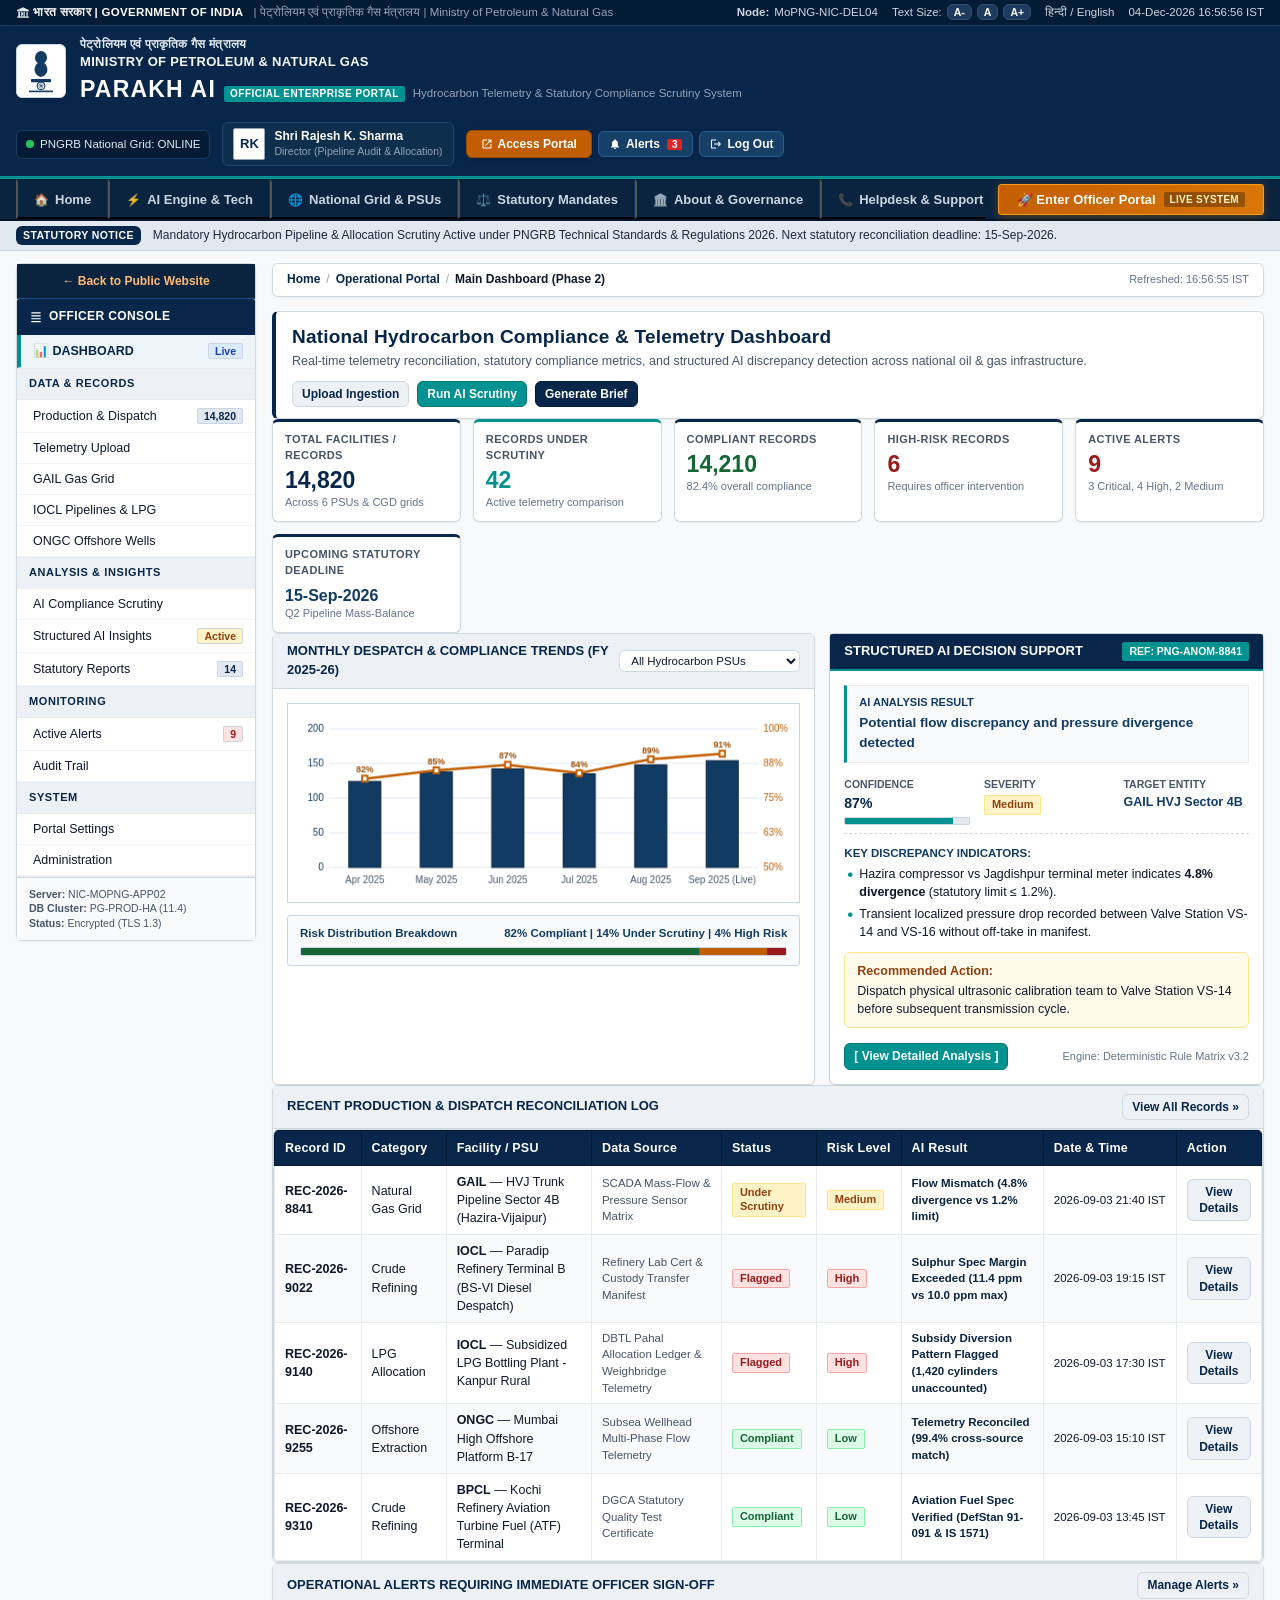
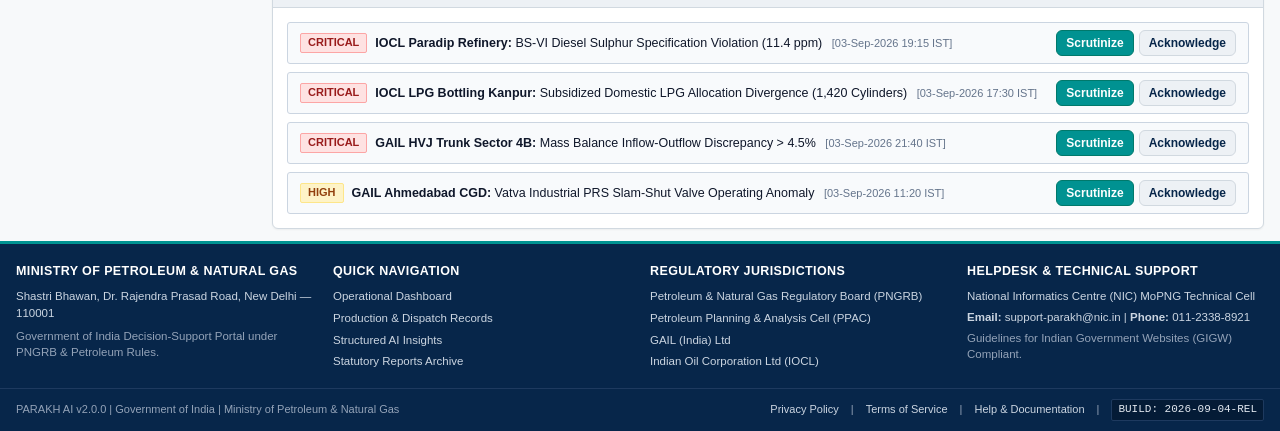
<file: index.html>
<!DOCTYPE html>
<html lang="en">
<head>
  <meta charset="UTF-8">
  <meta name="viewport" content="width=device-width, initial-scale=1.0">
  <title>PARAKH AI — Ministry of Petroleum & Natural Gas | Government of India</title>
  <meta name="description" content="Official Decision-Support & Statutory Compliance Scrutiny Platform for the Ministry of Petroleum & Natural Gas, Government of India.">
  <meta name="author" content="Ministry of Petroleum & Natural Gas, Government of India">
  
  <!-- Custom Institutional CSS (2012-2018 Enterprise Design, Three-Tone System) -->
  <link rel="stylesheet" href="./static/css/styles.css">
</head>
<body class="font-size-md">

  <!-- =====================================================================
       1. TOP GOVERNMENT OF INDIA ACCESSIBILITY & UTILITY STRIP
       ===================================================================== -->
  <div class="gov-top-strip" id="govTopStrip">
    <div class="gov-top-strip-inner">
      <div class="gov-top-left">
        <span class="gov-id-text">
          <svg class="emblem-icon" width="14" height="14" viewBox="0 0 24 24" fill="currentColor">
            <path d="M12 2L2 7v2h20V7L12 2zm-8 8v8H2v2h20v-2h-2v-8h-2v8h-3v-8h-2v8h-2v-8H9v8H7v-8H4zm7 2a1.5 1.5 0 100 3 1.5 1.5 0 000-3z"/>
          </svg>
          भारत सरकार | GOVERNMENT OF INDIA
        </span>
        <span class="gov-dept-text">| पेट्रोलियम एवं प्राकृतिक गैस मंत्रालय | Ministry of Petroleum & Natural Gas</span>
      </div>
      <div class="gov-top-right">
        <span class="strip-item">
          <strong>Node:</strong> MoPNG-NIC-DEL04
        </span>
        <span class="strip-item font-resizer">
          <span>Text Size:</span>
          <button type="button" onclick="parakhApp.adjustFontSize('sm')" title="Decrease font size">A-</button>
          <button type="button" onclick="parakhApp.adjustFontSize('md')" title="Normal font size">A</button>
          <button type="button" onclick="parakhApp.adjustFontSize('lg')" title="Increase font size">A+</button>
        </span>
        <span class="strip-item">
          <a class="strip-link" href="javascript:void(0)" onclick="parakhApp.toggleLanguage()">हिन्दी / English</a>
        </span>
        <span class="strip-item" id="liveClockDisplay">
          04-Sep-2026 01:00:00 IST
        </span>
      </div>
    </div>
  </div>

  <!-- =====================================================================
       2. INSTITUTIONAL HEADER
       ===================================================================== -->
  <header class="institutional-header" id="institutionalHeader">
    <div class="header-inner">
      <!-- Left: Emblem & Ministry Identity -->
      <div class="brand-section" onclick="parakhApp.switchView('home')" title="Go to PARAKH AI Home Overview">
        <div class="emblem-logo-container" title="State Emblem of India">
          <svg class="emblem-svg" viewBox="0 0 100 110" fill="#123B63">
            <path d="M50 5 C40 5 35 15 35 22 C35 28 38 32 42 35 C38 38 34 44 34 52 C34 60 40 68 50 70 C60 68 66 60 66 52 C66 44 62 38 58 35 C62 32 65 28 65 22 C65 15 60 5 50 5 Z" fill="#123B63"/>
            <rect x="25" y="75" width="50" height="8" rx="1" fill="#123B63"/>
            <circle cx="50" cy="92" r="10" stroke="#123B63" stroke-width="2.5" fill="none"/>
            <line x1="50" y1="82" x2="50" y2="102" stroke="#123B63" stroke-width="1.5"/>
            <line x1="40" y1="92" x2="60" y2="92" stroke="#123B63" stroke-width="1.5"/>
            <line x1="43" y1="85" x2="57" y2="99" stroke="#123B63" stroke-width="1.5"/>
            <line x1="43" y1="99" x2="57" y2="85" stroke="#123B63" stroke-width="1.5"/>
            <rect x="20" y="104" width="60" height="4" fill="#123B63"/>
          </svg>
        </div>
        <div class="brand-titles">
          <div class="brand-hindi">पेट्रोलियम एवं प्राकृतिक गैस मंत्रालय</div>
          <div class="brand-ministry">Ministry of Petroleum & Natural Gas</div>
          <div class="brand-parakh">
            <span class="parakh-main-title">PARAKH AI</span>
            <span class="parakh-tag">OFFICIAL ENTERPRISE PORTAL</span>
            <span class="parakh-subtitle">Hydrocarbon Telemetry & Statutory Compliance Scrutiny System</span>
          </div>
        </div>
      </div>

      <!-- Right: User Identity & Actions -->
      <div class="header-user-area" id="headerUserArea">
        <div class="system-status-indicator" title="SCADA & Registry Integration Status">
          <span class="status-dot"></span>
          <span>PNGRB National Grid: ONLINE</span>
        </div>

        <div class="user-profile-box" id="userProfileBox">
          <div class="user-avatar" id="userAvatarInitials">RK</div>
          <div class="user-details">
            <span class="user-name" id="userDisplayName">Shri Rajesh K. Sharma</span>
            <span class="user-role" id="userDisplayRole">Director (Pipeline Audit & Allocation)</span>
          </div>
        </div>

        <div class="header-actions">
          <button class="header-btn header-btn-portal" onclick="parakhApp.switchView('dashboard')" title="Access Officer Portal & Live Operational Dashboard" style="background-color:#C25E00; border-color:#9A4A00; color:#FFFFFF; font-weight:700; padding:6px 14px; box-shadow: 0 1px 4px rgba(0,0,0,0.2);">
            <svg width="12" height="12" viewBox="0 0 24 24" fill="currentColor">
              <path d="M19 19H5V5h7V3H5a2 2 0 00-2 2v14a2 2 0 002 2h14a2 2 0 002-2v-7h-2v7zM14 3v2h3.59l-9.83 9.83 1.41 1.41L19 6.41V10h2V3h-7z"/>
            </svg>
            <span>Access Portal</span>
          </button>
          <button class="header-btn" onclick="parakhApp.switchView('alerts')" title="Operational Alerts">
            <svg width="12" height="12" viewBox="0 0 24 24" fill="currentColor">
              <path d="M12 22c1.1 0 2-.9 2-2h-4c0 1.1.9 2 2 2zm6-6v-5c0-3.07-1.63-5.64-4.5-6.32V4c0-.83-.67-1.5-1.5-1.5s-1.5.67-1.5 1.5v.68C7.64 5.36 6 7.92 6 11v5l-2 2v1h16v-1l-2-2z"/>
            </svg>
            <span>Alerts</span>
            <span class="badge-count" id="headerAlertCount">3</span>
          </button>
          <button class="header-btn" onclick="parakhApp.handleLogoutToggle()" id="authToggleButton" title="Log out or switch account">
            <svg width="12" height="12" viewBox="0 0 24 24" fill="currentColor">
              <path d="M17 7l-1.41 1.41L18.17 11H8v2h10.17l-2.58 2.58L17 17l5-5zM4 5h8V3H4c-1.1 0-2 .9-2 2v14c0 1.1.9 2 2 2h8v-2H4V5z"/>
            </svg>
            <span id="authToggleText">Log Out</span>
          </button>
        </div>
      </div>
    </div>
  </header>

  <!-- =====================================================================
       3. MAIN HORIZONTAL NAVIGATION BAR (PUBLIC PILLAR PAGES + PORTAL BUTTON)
       ===================================================================== -->
  <nav class="main-navbar" id="mainNavbar">
    <div class="navbar-inner">
      <div class="navbar-left-links">
        <button type="button" class="nav-item active" data-view="home" onclick="parakhApp.switchView('home')">
          <span class="nav-icon">🏠</span>
          <span>Home</span>
        </button>
        <button type="button" class="nav-item" data-view="tech" onclick="parakhApp.switchView('tech')">
          <span class="nav-icon">⚡</span>
          <span>AI Engine & Tech</span>
        </button>
        <button type="button" class="nav-item" data-view="grid" onclick="parakhApp.switchView('grid')">
          <span class="nav-icon">🌐</span>
          <span>National Grid & PSUs</span>
        </button>
        <button type="button" class="nav-item" data-view="compliance" onclick="parakhApp.switchView('compliance')">
          <span class="nav-icon">⚖️</span>
          <span>Statutory Mandates</span>
        </button>
        <button type="button" class="nav-item" data-view="about" onclick="parakhApp.switchView('about')">
          <span class="nav-icon">🏛️</span>
          <span>About & Governance</span>
        </button>
        <button type="button" class="nav-item" data-view="helpdesk" onclick="parakhApp.switchView('helpdesk')">
          <span class="nav-icon">📞</span>
          <span>Helpdesk & Support</span>
        </button>
      </div>

      <!-- Single Dedicated Top Portal Button in Navbar -->
      <button type="button" class="nav-portal-btn" onclick="parakhApp.switchView('dashboard')" title="Launch Officer Operational Portal">
        <span>🚀 Enter Officer Portal</span>
        <span class="portal-btn-badge">Live System</span>
      </button>
    </div>
  </nav>

  <!-- =====================================================================
       4. STATUTORY NOTICE TICKER
       ===================================================================== -->
  <div class="notice-ticker" id="noticeTicker">
    <div class="ticker-inner">
      <span class="ticker-tag">STATUTORY NOTICE</span>
      <span class="ticker-content" id="tickerContent">
        Mandatory Hydrocarbon Pipeline & Allocation Scrutiny Active under PNGRB Technical Standards & Regulations 2026. Next statutory reconciliation deadline: 15-Sep-2026.
      </span>
    </div>
  </div>

  <!-- =====================================================================
       5. PORTAL MAIN CONTAINER (SIDEBAR + CONTENT)
       ===================================================================== -->
  <div class="portal-container" id="portalContainer">

    <!-- OPERATIONAL SIDEBAR NAVIGATION (DISPLAYED IN PORTAL MODE) -->
    <aside class="portal-sidebar" id="portalSidebar">
      <!-- Return to Public Platform Action -->
      <button type="button" class="sidebar-back-website-btn" onclick="parakhApp.switchView('home')" title="Exit to Public Website">
        <span>← Back to Public Website</span>
      </button>

      <div class="sidebar-header">
        <svg width="14" height="14" viewBox="0 0 24 24" fill="currentColor">
          <path d="M4 6h16V4H4v2zm0 5h16v-2H4v2zm0 5h16v-2H4v2zm0 5h16v-2H4v2z"/>
        </svg>
        <span>OFFICER CONSOLE</span>
      </div>

      <!-- Group 1: Dashboard -->
      <div class="sidebar-nav-group">
        <button type="button" class="sidebar-link-btn active" data-view="dashboard" onclick="parakhApp.switchView('dashboard')">
          <span>📊 DASHBOARD</span>
          <span class="sidebar-count" style="background:#DBEAFE; color:#1E40AF;">Live</span>
        </button>
      </div>

      <!-- Group 2: DATA & RECORDS -->
      <div class="sidebar-nav-group">
        <div class="sidebar-group-title">DATA & RECORDS</div>
        <ul class="sidebar-links">
          <li>
            <button type="button" class="sidebar-link-btn" data-view="records" onclick="parakhApp.switchView('records')">
              <span>Production & Dispatch</span>
              <span class="sidebar-count" id="sidebarRecordCount">14,820</span>
            </button>
          </li>
          <li>
            <button type="button" class="sidebar-link-btn" data-view="upload" onclick="parakhApp.switchView('upload')">
              <span>Telemetry Upload</span>
            </button>
          </li>
          <li>
            <button type="button" class="sidebar-link-btn" data-psu="GAIL" onclick="parakhApp.filterRecordsByPsu('GAIL')">
              <span>GAIL Gas Grid</span>
            </button>
          </li>
          <li>
            <button type="button" class="sidebar-link-btn" data-psu="IOCL" onclick="parakhApp.filterRecordsByPsu('IOCL')">
              <span>IOCL Pipelines & LPG</span>
            </button>
          </li>
          <li>
            <button type="button" class="sidebar-link-btn" data-psu="ONGC" onclick="parakhApp.filterRecordsByPsu('ONGC')">
              <span>ONGC Offshore Wells</span>
            </button>
          </li>
        </ul>
      </div>

      <!-- Group 3: ANALYSIS & INSIGHTS -->
      <div class="sidebar-nav-group">
        <div class="sidebar-group-title">ANALYSIS & INSIGHTS</div>
        <ul class="sidebar-links">
          <li>
            <button type="button" class="sidebar-link-btn" data-view="ai-analysis" onclick="parakhApp.switchView('ai-analysis')">
              <span>AI Compliance Scrutiny</span>
            </button>
          </li>
          <li>
            <button type="button" class="sidebar-link-btn" data-view="ai-insights" onclick="parakhApp.switchView('ai-insights')">
              <span>Structured AI Insights</span>
              <span class="sidebar-count" style="background-color:#FEF3C7; color:#92400E;">Active</span>
            </button>
          </li>
          <li>
            <button type="button" class="sidebar-link-btn" data-view="reports" onclick="parakhApp.switchView('reports')">
              <span>Statutory Reports</span>
              <span class="sidebar-count">14</span>
            </button>
          </li>
        </ul>
      </div>

      <!-- Group 4: MONITORING -->
      <div class="sidebar-nav-group">
        <div class="sidebar-group-title">MONITORING</div>
        <ul class="sidebar-links">
          <li>
            <button type="button" class="sidebar-link-btn" data-view="alerts" onclick="parakhApp.switchView('alerts')">
              <span>Active Alerts</span>
              <span class="sidebar-count" style="background-color:#FEE2E2; color:#991B1B;" id="sidebarAlertBadge">9</span>
            </button>
          </li>
          <li>
            <button type="button" class="sidebar-link-btn" data-view="history" onclick="parakhApp.switchView('history')">
              <span>Audit Trail</span>
            </button>
          </li>
        </ul>
      </div>

      <!-- Group 5: SYSTEM -->
      <div class="sidebar-nav-group">
        <div class="sidebar-group-title">SYSTEM</div>
        <ul class="sidebar-links">
          <li>
            <button type="button" class="sidebar-link-btn" data-view="settings" onclick="parakhApp.switchView('settings')">
              <span>Portal Settings</span>
            </button>
          </li>
          <li>
            <button type="button" class="sidebar-link-btn" data-view="administration" onclick="parakhApp.switchView('administration')">
              <span>Administration</span>
            </button>
          </li>
        </ul>
      </div>

      <div class="sidebar-footer-info">
        <div><strong>Server:</strong> NIC-MOPNG-APP02</div>
        <div><strong>DB Cluster:</strong> PG-PROD-HA (11.4)</div>
        <div><strong>Status:</strong> Encrypted (TLS 1.3)</div>
      </div>
    </aside>

    <!-- MAIN DYNAMIC CONTENT CONTAINER -->
    <main class="portal-main-content" id="portalMainContent">

      <!-- Breadcrumbs -->
      <nav class="breadcrumb-bar" id="breadcrumbBar" aria-label="Breadcrumb">
        <ul class="breadcrumb-list">
          <li><a href="javascript:void(0)" onclick="parakhApp.switchView('home')">Home</a></li>
          <li class="breadcrumb-separator">/</li>
          <li id="breadcrumbParent"><a href="javascript:void(0)">PARAKH AI</a></li>
          <li class="breadcrumb-separator">/</li>
          <li class="breadcrumb-current" id="breadcrumbCurrent">Institutional Home Overview</li>
        </ul>
        <span class="breadcrumb-timestamp" id="breadcrumbTime">Refreshed: Just now</span>
      </nav>

      <!-- ===================================================================
           VIEW 0: INSTITUTIONAL HOME PAGE (PHASE 1 LANDING)
           =================================================================== -->
      <section class="view-section" id="view-home" style="display:block;">
        <div class="home-page-wrapper">
          
          <!-- 1. Hero Showcase Banner -->
          <div class="home-hero-banner">
            <div class="home-hero-badge-strip">
              <span class="home-badge">🇮🇳 Government of India</span>
              <span class="home-badge">Ministry of Petroleum & Natural Gas</span>
              <span class="home-badge home-badge-amber">Smart India Hackathon 2026 | SIH26100</span>
              <span class="home-badge home-badge-green">Deterministic Scrutiny Engine v2.0</span>
            </div>

            <h1 class="home-hero-title">
              PARAKH AI — Autonomous Statutory Compliance & Multilateral Hydrocarbon Telemetry Scrutiny System
            </h1>

            <p class="home-hero-lead">
              Official Decision-Support & Compliance Platform empowering Ministry Officers, Auditors, and PSU Stakeholders with real-time pipeline SCADA flow-balance verification, BS-VI refinery quality assurance, subsidized LPG leakage prevention, and tamper-evident cryptographic audit scrutiny.
            </p>

            <div class="home-hero-actions">
              <button type="button" class="btn-hero-primary" onclick="parakhApp.switchView('dashboard')">
                <span>🚀 Launch Officer Portal & Live Dashboard</span>
                <span style="font-size:11px; background:rgba(0,0,0,0.25); padding:2px 6px; border-radius:2px;">Phase 2</span>
              </button>
              <button type="button" class="btn-hero-secondary" onclick="document.getElementById('home-connectors-section').scrollIntoView({behavior:'smooth'})">
                <span>📡 National Grid Telemetry Connectors</span>
              </button>
              <button type="button" class="btn-hero-secondary" onclick="document.getElementById('home-statutory-section').scrollIntoView({behavior:'smooth'})">
                <span>⚖️ Statutory Standards & Mandates</span>
              </button>
            </div>

            <!-- Hero Vitals Strip -->
            <div class="home-hero-vitals">
              <div class="home-vital-item">
                <span class="home-vital-label">Monitored Facilities</span>
                <span class="home-vital-value">14,820</span>
                <span class="home-vital-sub">Across 6 PSUs & CGD Grids</span>
              </div>
              <div class="home-vital-item">
                <span class="home-vital-label">National Connectors</span>
                <span class="home-vital-value">8 Active</span>
                <span class="home-vital-sub">SCADA, LIMS, GSTN, MCA21</span>
              </div>
              <div class="home-vital-item">
                <span class="home-vital-label">Reconciliation Rate</span>
                <span class="home-vital-value" style="color:#86EFAC;">99.4%</span>
                <span class="home-vital-sub">Multi-Source Verification</span>
              </div>
              <div class="home-vital-item">
                <span class="home-vital-label">Audit Immutability</span>
                <span class="home-vital-value">0.0s Latency</span>
                <span class="home-vital-sub">NIC SHA-256 Tamper-Evident</span>
              </div>
            </div>
          </div>

          <!-- 2. Four-Stage Scrutiny Architecture -->
          <div>
            <div class="home-section-header">
              <span class="home-section-tag">OPERATIONAL WORKFLOW</span>
              <h2 class="home-section-title">The 4-Stage Autonomous Scrutiny Architecture</h2>
              <p class="home-section-desc">How PARAKH AI transforms raw telemetry into legally sound statutory determinations and decision support.</p>
            </div>

            <div class="home-pathway-grid">
              <div class="home-pathway-card">
                <div class="home-step-num">
                  <span>Step 01</span>
                  <span class="home-step-icon">📡</span>
                </div>
                <h3 class="home-step-title">Multilateral Ingestion</h3>
                <p class="home-step-text">
                  Continuous ingestion from SCADA flow meters, refinery LIMS test certs, DBTL Pahal ledgers, and automated weighbridge tare RFID tags.
                </p>
                <span class="home-step-tag">Automated Ingestion</span>
              </div>

              <div class="home-pathway-card">
                <div class="home-step-num">
                  <span>Step 02</span>
                  <span class="home-step-icon">⚙️</span>
                </div>
                <h3 class="home-step-title">Deterministic AI Scrutiny</h3>
                <p class="home-step-text">
                  Mathematical flow-balance divergence analysis, BIS IS 1460 fuel specification thresholds, and DBTL ghost-booking anomaly pattern detection.
                </p>
                <span class="home-step-tag">Zero Hallucination</span>
              </div>

              <div class="home-pathway-card highlight">
                <div class="home-step-num">
                  <span style="color:var(--accent-amber);">Step 03 (Phase 2)</span>
                  <span class="home-step-icon">👨‍💼</span>
                </div>
                <h3 class="home-step-title">Officer Decision Support</h3>
                <p class="home-step-text">
                  Interactive case workspace displaying evidence nodes, discrepancy confidence metrics, and one-click drafting of statutory show-cause notices.
                </p>
                <span class="home-step-tag" style="background:#FEF3C7; color:#92400E; border-color:#FDE68A;">Active Workspace</span>
              </div>

              <div class="home-pathway-card">
                <div class="home-step-num">
                  <span>Step 04</span>
                  <span class="home-step-icon">🛡️</span>
                </div>
                <h3 class="home-step-title">Cryptographic Audit Trail</h3>
                <p class="home-step-text">
                  Every determination, parameter check, and attestation is permanently anchored with SHA-256 digital signatures for parliamentary transparency.
                </p>
                <span class="home-step-tag">NIC SHA-256 Ledger</span>
              </div>
            </div>
          </div>

          <!-- 3. Core Institutional Scrutiny Modules -->
          <div>
            <div class="home-section-header">
              <span class="home-section-tag">STATUTORY SCRUTINY MODULES</span>
              <h2 class="home-section-title">National Energy Infrastructure Scrutiny Modules</h2>
              <p class="home-section-desc">Direct access to specialized compliance verification workflows across national hydrocarbon operations.</p>
            </div>

            <div class="home-modules-grid">
              <!-- Module 1: Natural Gas Grid -->
              <div class="home-module-card">
                <div class="home-module-header">
                  <div class="home-module-header-left">
                    <span style="font-size:18px;">🔥</span>
                    <span class="home-module-title">Natural Gas Transmission Grid</span>
                  </div>
                  <span class="badge badge-info">GAIL / PNGRB</span>
                </div>
                <div class="home-module-body">
                  <p class="home-module-desc">
                    Real-time mass-balance auditing across HVJ, Urja Ganga, and North-East gas pipelines. Detects localized pressure drops and off-take divergences beyond statutory 1.2% limits.
                  </p>
                  <div class="home-module-specs">
                    <div class="home-spec-row">
                      <span class="home-spec-name">Monitored Network:</span>
                      <span class="home-spec-val">18,400+ km Pipeline Grid</span>
                    </div>
                    <div class="home-spec-row">
                      <span class="home-spec-name">Statutory Tolerance:</span>
                      <span class="home-spec-val">&le; 1.2% Mass Variance</span>
                    </div>
                    <div class="home-spec-row">
                      <span class="home-spec-name">SCADA Integration:</span>
                      <span class="home-spec-val">Active (RTU-09 Node)</span>
                    </div>
                  </div>
                </div>
                <div class="home-module-footer">
                  <span style="font-size:11.5px; color:#166534; font-weight:700;">● 1 Flagged Discrepancy (Case 8841)</span>
                  <button type="button" class="btn btn-secondary btn-sm" onclick="parakhApp.switchView('records'); parakhApp.filterRecordsByPsu('GAIL');">
                    <span>Inspect Pipeline Records →</span>
                  </button>
                </div>
              </div>

              <!-- Module 2: Refinery Quality -->
              <div class="home-module-card">
                <div class="home-module-header">
                  <div class="home-module-header-left">
                    <span style="font-size:18px;">⚗️</span>
                    <span class="home-module-title">Refinery BS-VI Fuel Quality Assurance</span>
                  </div>
                  <span class="badge badge-info">IOCL / BPCL / HPCL</span>
                </div>
                <div class="home-module-body">
                  <p class="home-module-desc">
                    Mandatory environmental scrutiny for BS-VI diesel, petrol, and aviation turbine fuel (ATF). Automatically flags sulphur ceiling violations (&gt; 10.0 ppm) and flash point deviations.
                  </p>
                  <div class="home-module-specs">
                    <div class="home-spec-row">
                      <span class="home-spec-name">Statutory Standard:</span>
                      <span class="home-spec-val">BIS IS 1460:2020 (BS-VI)</span>
                    </div>
                    <div class="home-spec-row">
                      <span class="home-spec-name">Sulphur Limit:</span>
                      <span class="home-spec-val">&le; 10.0 ppm Max Ceiling</span>
                    </div>
                    <div class="home-spec-row">
                      <span class="home-spec-name">Certified Despatches:</span>
                      <span class="home-spec-val">4,890 Batches / Month</span>
                    </div>
                  </div>
                </div>
                <div class="home-module-footer">
                  <span style="font-size:11.5px; color:#991B1B; font-weight:700;">● 1 Critical Alert (Paradip Refinery)</span>
                  <button type="button" class="btn btn-secondary btn-sm" onclick="parakhApp.switchView('records'); parakhApp.filterRecordsByPsu('IOCL');">
                    <span>Inspect Refinery Batches →</span>
                  </button>
                </div>
              </div>

              <!-- Module 3: LPG Subsidy Scrutiny -->
              <div class="home-module-card">
                <div class="home-module-header">
                  <div class="home-module-header-left">
                    <span style="font-size:18px;">🛢️</span>
                    <span class="home-module-title">Subsidized LPG (DBTL Pahal) Leakage Scrutiny</span>
                  </div>
                  <span class="badge badge-info">NIC Cloud / PMUY</span>
                </div>
                <div class="home-module-body">
                  <p class="home-module-desc">
                    Prevents domestic-to-commercial subsidy diversion by cross-verifying bottling plant weighbridge tare weights against Aadhaar authentication tokens and geographic distribution clusters.
                  </p>
                  <div class="home-module-specs">
                    <div class="home-spec-row">
                      <span class="home-spec-name">Monitored Facilities:</span>
                      <span class="home-spec-val">198 Bottling Plants</span>
                    </div>
                    <div class="home-spec-row">
                      <span class="home-spec-name">Daily Reconciliation:</span>
                      <span class="home-spec-val">4.8 Million Cylinders</span>
                    </div>
                    <div class="home-spec-row">
                      <span class="home-spec-name">Leakage Prevention:</span>
                      <span class="home-spec-val">1,420 Flagged (Kanpur Agency)</span>
                    </div>
                  </div>
                </div>
                <div class="home-module-footer">
                  <span style="font-size:11.5px; color:#991B1B; font-weight:700;">● Show-Cause Summons Drafted</span>
                  <button type="button" class="btn btn-secondary btn-sm" onclick="parakhApp.switchView('ai-insights');">
                    <span>Audit LPG Allocations →</span>
                  </button>
                </div>
              </div>

              <!-- Module 4: Offshore & Strategic Reserves -->
              <div class="home-module-card">
                <div class="home-module-header">
                  <div class="home-module-header-left">
                    <span style="font-size:18px;">🌊</span>
                    <span class="home-module-title">Offshore Extraction & Strategic Reserves</span>
                  </div>
                  <span class="badge badge-info">ONGC / ISPRL</span>
                </div>
                <div class="home-module-body">
                  <p class="home-module-desc">
                    Monitors multi-phase flow telemetry from Mumbai High subsea wellheads alongside hydrostatic water curtain pressures at Padur & Visakhapatnam underground crude storage caverns.
                  </p>
                  <div class="home-module-specs">
                    <div class="home-spec-row">
                      <span class="home-spec-name">Strategic Crude Reserves:</span>
                      <span class="home-spec-val">5.33 Million Metric Tonnes</span>
                    </div>
                    <div class="home-spec-row">
                      <span class="home-spec-name">Cavern Water Curtain:</span>
                      <span class="home-spec-val">9.2 bar (Permissible &ge; 8.5 bar)</span>
                    </div>
                    <div class="home-spec-row">
                      <span class="home-spec-name">Subsea Coriolis Cal:</span>
                      <span class="home-spec-val">Dual Rosemount Verified</span>
                    </div>
                  </div>
                </div>
                <div class="home-module-footer">
                  <span style="font-size:11.5px; color:#166534; font-weight:700;">● All Caverns & Wellheads Verified</span>
                  <button type="button" class="btn btn-secondary btn-sm" onclick="parakhApp.switchView('records'); parakhApp.filterRecordsByPsu('ONGC');">
                    <span>View Offshore Telemetry →</span>
                  </button>
                </div>
              </div>
            </div>
          </div>

          <!-- 4. National Connectivity Grid -->
          <div id="home-connectors-section">
            <div class="home-section-header">
              <span class="home-section-tag">INTER-MINISTERIAL INTEGRATION</span>
              <h2 class="home-section-title">National Registry & Sensor Connectivity Matrix</h2>
              <p class="home-section-desc">Live synchronization status across 8 connected statutory registries, SCADA networks, and ERP gateways.</p>
            </div>

            <div class="home-connectors-grid">
              <div class="home-connector-card">
                <div class="home-connector-top">
                  <span class="home-connector-name">PNGRB National Grid</span>
                  <span class="home-connector-pulse"></span>
                </div>
                <span class="home-connector-sub">Pipeline Regulatory Telemetry</span>
                <span class="home-connector-stat">✓ Online (99.8% Uptime)</span>
              </div>

              <div class="home-connector-card">
                <div class="home-connector-top">
                  <span class="home-connector-name">GAIL SCADA Stream</span>
                  <span class="home-connector-pulse"></span>
                </div>
                <span class="home-connector-sub">Mass-Flow & Pressure RTU-09</span>
                <span class="home-connector-stat">✓ Live Sync (14.2 MMSCMD)</span>
              </div>

              <div class="home-connector-card">
                <div class="home-connector-top">
                  <span class="home-connector-name">IOCL SAP ERP & LIMS</span>
                  <span class="home-connector-pulse"></span>
                </div>
                <span class="home-connector-sub">Refinery Quality Certs & Despatch</span>
                <span class="home-connector-stat">✓ Encrypted (TLS 1.3)</span>
              </div>

              <div class="home-connector-card">
                <div class="home-connector-top">
                  <span class="home-connector-name">ONGC Subsea Telemetry</span>
                  <span class="home-connector-pulse"></span>
                </div>
                <span class="home-connector-sub">Mumbai High Platform Multi-Phase</span>
                <span class="home-connector-stat">✓ Coriolis Calibrated</span>
              </div>

              <div class="home-connector-card">
                <div class="home-connector-top">
                  <span class="home-connector-name">DBTL Pahal Portal</span>
                  <span class="home-connector-pulse"></span>
                </div>
                <span class="home-connector-sub">LPG Direct Benefit Subsidies</span>
                <span class="home-connector-stat">✓ NIC Cloud Gateway</span>
              </div>

              <div class="home-connector-card">
                <div class="home-connector-top">
                  <span class="home-connector-name">GSTN E-Way Bill Matrix</span>
                  <span class="home-connector-pulse"></span>
                </div>
                <span class="home-connector-sub">Road Tanker In-Transit Scrutiny</span>
                <span class="home-connector-stat">✓ Active Query Feed</span>
              </div>

              <div class="home-connector-card">
                <div class="home-connector-top">
                  <span class="home-connector-name">MCA21 Corporate Registry</span>
                  <span class="home-connector-pulse"></span>
                </div>
                <span class="home-connector-sub">Distributor ROC Annual Returns</span>
                <span class="home-connector-stat">✓ Verified Ledger Sync</span>
              </div>

              <div class="home-connector-card">
                <div class="home-connector-top">
                  <span class="home-connector-name">NABL Lab Accreditation</span>
                  <span class="home-connector-pulse"></span>
                </div>
                <span class="home-connector-sub">Petroleum Testing Laboratory Auth</span>
                <span class="home-connector-stat">✓ Automated Cert Match</span>
              </div>
            </div>
          </div>

          <!-- 5. Statutory Framework & Notices Split -->
          <div id="home-statutory-section">
            <div class="home-split-grid">
              <!-- Left: Statutory Mandate -->
              <div>
                <div class="home-section-header">
                  <span class="home-section-tag">LEGAL & REGULATORY AUTHORITY</span>
                  <h2 class="home-section-title">Governing Statutory Mandates</h2>
                  <p class="home-section-desc">Statutory provisions under which PARAKH AI executes automated scrutiny.</p>
                </div>

                <div class="home-statutory-list">
                  <div class="home-statutory-item">
                    <div class="home-statutory-title">PNGRB Act 2006 (Technical & Safety Standards)</div>
                    <div class="home-statutory-body">Mandates continuous pressure monitoring and volumetric flow mass-balance reconciliation across natural gas trunk pipelines with maximum 1.2% allowable measurement discrepancy.</div>
                  </div>
                  <div class="home-statutory-item">
                    <div class="home-statutory-title">Bureau of Indian Standards (BIS IS 1460:2020)</div>
                    <div class="home-statutory-body">Prescribes nationwide statutory quality limits for BS-VI Automotive Diesel and Motor Spirit, specifying a strict 10.0 ppm maximum sulphur ceiling and 38.0°C minimum flash point.</div>
                  </div>
                  <div class="home-statutory-item">
                    <div class="home-statutory-title">Petroleum Rules 2002 & Explosives Act</div>
                    <div class="home-statutory-body">Governs custody transfer containment, refinery storage tank radar gauging, and terminal offloading licensing to prevent hazardous volatile emissions.</div>
                  </div>
                  <div class="home-statutory-item">
                    <div class="home-statutory-title">Direct Benefit Transfer for LPG (DBTL Pahal) Guidelines</div>
                    <div class="home-statutory-body">Statutory Aadhaar authentication and weighbridge reconciliation requirements governing subsidized domestic LPG allocations under the Pradhan Mantri Ujjwala Yojana (PMUY).</div>
                  </div>
                </div>
              </div>

              <!-- Right: Gazetted Notices & Circulars -->
              <div>
                <div class="home-section-header">
                  <span class="home-section-tag">GAZETTED ADVISORIES</span>
                  <h2 class="home-section-title">Official Ministry Notices</h2>
                  <p class="home-section-desc">Recent directives and upcoming statutory compliance deadlines.</p>
                </div>

                <div class="panel" style="background-color:#FFFFFF;">
                  <div class="panel-body" style="padding:12px 16px;">
                    <div class="home-notice-item">
                      <span class="home-notice-date">04-Sep-2026 | CIRCULAR MoPNG/PNGRB/2026/08</span>
                      <p class="home-notice-text">
                        <strong>Q2 Hydrocarbon Mass-Balance Reconciliation:</strong> All authorized transmission pipeline entities must reconcile volumetric despatches by <strong>15-Sep-2026</strong>.
                      </p>
                    </div>

                    <div class="home-notice-item">
                      <span class="home-notice-date">02-Sep-2026 | NOTIFICATION BIS/EP-04</span>
                      <p class="home-notice-text">
                        <strong>BS-VI Refinery Protocol:</strong> Automated NABL test certification sync is now mandatory for coastal diesel custody transfer manifolds.
                      </p>
                    </div>

                    <div class="home-notice-item">
                      <span class="home-notice-date">28-Aug-2026 | ADVISORY VIG/LPG/902</span>
                      <p class="home-notice-text">
                        <strong>LPG Subsidy Leakage Prevention:</strong> Field vigilance inspections initiated for 14 commercial highway distributors with repeat booking anomalies.
                      </p>
                    </div>
                  </div>
                </div>
              </div>
            </div>
          </div>

          <!-- 6. Phase 2 Portal Launchpad Callout Banner -->
          <div class="home-launchpad-card">
            <div class="home-launchpad-left">
              <h3 class="home-launchpad-title">Ready for Scrutiny? Launch the Operational Decision-Support Workspace</h3>
              <p class="home-launchpad-sub">
                Review 42 active cases under scrutiny, investigate flagged telemetry discrepancies, explore evidence mapping graphs, and sign off official determinations with SHA-256 digital attestation.
              </p>
            </div>
            <div>
              <button type="button" class="btn-hero-primary" onclick="parakhApp.switchView('dashboard')">
                <span>🚀 Enter Officer Dashboard (Phase 2) →</span>
              </button>
            </div>
          </div>

        </div>
      </section>

      <!-- ===================================================================
           PILLAR PAGE 2: AI ENGINE & TECHNOLOGY ARCHITECTURE
           =================================================================== -->
      <section class="view-section" id="view-tech" style="display:none;">
        <div class="pillar-page-wrapper">
          
          <!-- Hero Banner -->
          <div class="pillar-hero-banner">
            <div class="home-hero-badge-strip">
              <span class="home-badge">⚡ Deep-Tech Architecture</span>
              <span class="home-badge home-badge-amber">Deterministic Rule Matrix v2.0</span>
              <span class="home-badge home-badge-green">Zero-Hallucination Guaranteed</span>
              <span class="home-badge">NIC SHA-256 Ledger</span>
            </div>
            <h1 class="pillar-hero-title">PARAKH AI — Technology Architecture & Scrutiny Engine</h1>
            <p class="pillar-hero-lead">
              A multi-tier decision-support platform integrating real-time SCADA/IoT streams, mathematical flow-balance equations, multilateral registry cross-verification, and cryptographic tamper-evident event logging.
            </p>
            <div class="pillar-stat-strip">
              <div class="home-vital-item">
                <span class="home-vital-label">Scrutiny Latency</span>
                <span class="home-vital-value">0.0s Audit Log</span>
                <span class="home-vital-sub">Real-Time Ingestion</span>
              </div>
              <div class="home-vital-item">
                <span class="home-vital-label">Deterministic Rules</span>
                <span class="home-vital-value">100% Verifiable</span>
                <span class="home-vital-sub">Mathematical Precision</span>
              </div>
              <div class="home-vital-item">
                <span class="home-vital-label">Cross-Connectors</span>
                <span class="home-vital-value">8 Registries</span>
                <span class="home-vital-sub">SCADA, LIMS, GSTN, MCA</span>
              </div>
              <div class="home-vital-item">
                <span class="home-vital-label">Ledger Security</span>
                <span class="home-vital-value" style="color:#86EFAC;">SHA-256</span>
                <span class="home-vital-sub">Tamper-Evident Hash Chain</span>
              </div>
            </div>
          </div>

          <!-- 4-Layer Architecture Stack -->
          <div>
            <div class="home-section-header">
              <span class="home-section-tag">SYSTEM ARCHITECTURE</span>
              <h2 class="home-section-title">4-Tier Multilateral Scrutiny Framework</h2>
              <p class="home-section-desc">How PARAKH AI guarantees legally sound, zero-hallucination compliance verification.</p>
            </div>

            <div class="pillar-grid-4col">
              <div class="home-pathway-card">
                <div class="home-step-num"><span>Tier 01</span><span>📡</span></div>
                <h3 class="home-step-title">Ingestion & Telemetry</h3>
                <p class="home-step-text">
                  Ingests Modbus/DNP3 SCADA telemetry from pipeline RTU nodes, refinery LIMS test certificates, weighbridge tare RFID, and tank radar gauges.
                </p>
                <span class="home-step-tag">SCADA & IoT Streams</span>
              </div>

              <div class="home-pathway-card">
                <div class="home-step-num"><span>Tier 02</span><span>🔗</span></div>
                <h3 class="home-step-title">Multi-Registry Verification</h3>
                <p class="home-step-text">
                  Real-time cross-querying against MCA21, GSTN E-Way matrices, NABL Lab Accreditation directories, and PNGRB authorized gas grid networks.
                </p>
                <span class="home-step-tag">Cross-Registry Matrix</span>
              </div>

              <div class="home-pathway-card highlight">
                <div class="home-step-num"><span style="color:var(--accent-amber);">Tier 03</span><span>⚙️</span></div>
                <h3 class="home-step-title">Deterministic AI Core</h3>
                <p class="home-step-text">
                  Executes mathematical mass-balance differential equations, BIS IS 1460:2020 limit checks, and DBTL subsidy diversion spatial cluster detection.
                </p>
                <span class="home-step-tag" style="background:#FEF3C7; color:#92400E; border-color:#FDE68A;">Deterministic Engine</span>
              </div>

              <div class="home-pathway-card">
                <div class="home-step-num"><span>Tier 04</span><span>🛡️</span></div>
                <h3 class="home-step-title">Cryptographic Immutability</h3>
                <p class="home-step-text">
                  Every parameter test, officer sign-off, and show-cause notice is hashed with NIC-SHA256 tokens and chained in the event ledger for parliamentary oversight.
                </p>
                <span class="home-step-tag">Immutable Audit Trail</span>
              </div>
            </div>
          </div>

          <!-- Comparison Table: Deterministic Rules vs GenAI Hallucination -->
          <div>
            <div class="home-section-header">
              <span class="home-section-tag">ENGINEERING RIGOR</span>
              <h2 class="home-section-title">Deterministic Rule Core vs. Probabilistic GenAI Risks</h2>
              <p class="home-section-desc">Why mission-critical statutory scrutiny requires strict mathematical determinism over unconstrained LLMs.</p>
            </div>

            <div class="pillar-table-wrap">
              <table class="pillar-spec-table">
                <thead>
                  <tr>
                    <th>Evaluation Dimension</th>
                    <th>PARAKH AI Deterministic Core</th>
                    <th>Standard LLM / GenAI Tool</th>
                    <th>Statutory Compliance Impact</th>
                  </tr>
                </thead>
                <tbody>
                  <tr>
                    <td><strong>Mathematical Exactness</strong></td>
                    <td><span class="badge badge-success">Exact Formula Calculation</span></td>
                    <td><span class="badge badge-critical">Approximate / Risk of Hallucination</span></td>
                    <td>Guarantees 100% adherence to PNGRB 1.2% mass-balance tolerance.</td>
                  </tr>
                  <tr>
                    <td><strong>Decision Reproducibility</strong></td>
                    <td><span class="badge badge-success">100% Deterministic (Same Input = Same Output)</span></td>
                    <td><span class="badge badge-high">Stochastic / Temperature Variance</span></td>
                    <td>Legally admissible in statutory court proceedings and vigilance inquiries.</td>
                  </tr>
                  <tr>
                    <td><strong>Evidence Lineage</strong></td>
                    <td><span class="badge badge-success">Exact Clause-to-Sensor Node Mapping</span></td>
                    <td><span class="badge badge-critical">Opaque Latent Weights</span></td>
                    <td>Officers see exact sensor ID, timestamp, and standard threshold violated.</td>
                  </tr>
                  <tr>
                    <td><strong>Audit Immutability</strong></td>
                    <td><span class="badge badge-success">SHA-256 Chained Event Log</span></td>
                    <td><span class="badge badge-info">Transient Prompt Output</span></td>
                    <td>Conforms to NIC Regulatory Guidelines and Parliamentary Audit Standards.</td>
                  </tr>
                  <tr>
                    <td><strong>Processing Latency</strong></td>
                    <td><span class="badge badge-success">&lt; 50ms Rule Execution</span></td>
                    <td><span class="badge badge-high">2000ms – 5000ms Generation Time</span></td>
                    <td>Enables real-time monitoring across 14,820 facilities simultaneously.</td>
                  </tr>
                </tbody>
              </table>
            </div>
          </div>

          <!-- Technical Formula Spotlight -->
          <div class="pillar-grid-2col">
            <div class="tech-formula-box">
              <div class="tech-formula-title">Pipeline Mass-Balance Conservation Formula</div>
              <p style="color:#CBD5E1; margin-bottom:8px; font-family:var(--font-family); font-size:11.5px;">
                Statutory Mass Balance divergence calculation enforced under PNGRB Technical Standards 2026:
              </p>
              <code>
                &Delta;M = &Sigma; &rho;_in &middot; Q_in &minus; &Sigma; &rho;_out &middot; Q_out &minus; (V_pipe &middot; d&rho;_avg / dt)<br>
                Tolerance_Limit = 0.012 &times; &Sigma; (&rho;_in &middot; Q_in)<br>
                IF (&Delta;M &gt; Tolerance_Limit) &rarr; TRIGGER_ALERT("FLOW_MISMATCH_CRITICAL")
              </code>
            </div>

            <div class="tech-formula-box">
              <div class="tech-formula-title">Cryptographic SHA-256 Ledger Chaining</div>
              <p style="color:#CBD5E1; margin-bottom:8px; font-family:var(--font-family); font-size:11.5px;">
                Immutability proof generated upon officer attestation and telemetry verification:
              </p>
              <code>
                Block_Hash = SHA256( Prev_Hash + Timestamp + Officer_ID + Record_ID + Statutory_Decision + Payload_Hash )<br>
                Sign_Attestation = Sign( Officer_Token_PrivateKey, Block_Hash )<br>
                Status = Verified_Tamper_Evident (NIC Node DEL-04)
              </code>
            </div>
          </div>

          <!-- Callout to Officer Portal -->
          <div class="home-launchpad-card">
            <div class="home-launchpad-left">
              <h3 class="home-launchpad-title">Experience the AI Engine in Live Operations</h3>
              <p class="home-launchpad-sub">
                Launch the Officer Decision-Support Workspace to inspect active telemetry cases, review evidence graphs, and test deterministic scrutiny on real datasets.
              </p>
            </div>
            <button type="button" class="btn-hero-primary" onclick="parakhApp.switchView('dashboard')">
              <span>🚀 Launch Officer Portal →</span>
            </button>
          </div>

        </div>
      </section>

      <!-- ===================================================================
           PILLAR PAGE 3: NATIONAL GRID & PSU ECOSYSTEM
           =================================================================== -->
      <section class="view-section" id="view-grid" style="display:none;">
        <div class="pillar-page-wrapper">
          
          <!-- Hero Banner -->
          <div class="pillar-hero-banner">
            <div class="home-hero-badge-strip">
              <span class="home-badge">🌐 National Energy Matrix</span>
              <span class="home-badge home-badge-amber">14,820 Monitored Facilities</span>
              <span class="home-badge home-badge-green">6 Major PSU Grids</span>
              <span class="home-badge">PNGRB Synced</span>
            </div>
            <h1 class="pillar-hero-title">National Hydrocarbon Grid & Infrastructure Directory</h1>
            <p class="pillar-hero-lead">
              Comprehensive telemetry directory across India's energy infrastructure — natural gas transmission pipelines, crude oil refineries, subsidized LPG bottling networks, offshore platforms, and underground strategic petroleum reserves.
            </p>
            <div class="pillar-stat-strip">
              <div class="home-vital-item">
                <span class="home-vital-label">Gas Pipeline Grid</span>
                <span class="home-vital-value">18,400+ km</span>
                <span class="home-vital-sub">GAIL HVJ & Urja Ganga</span>
              </div>
              <div class="home-vital-item">
                <span class="home-vital-label">Active Refineries</span>
                <span class="home-vital-value">23 Units</span>
                <span class="home-vital-sub">BS-VI Diesel & Petrol</span>
              </div>
              <div class="home-vital-item">
                <span class="home-vital-label">LPG Bottling Plants</span>
                <span class="home-vital-value">198 Plants</span>
                <span class="home-vital-sub">4.8M Cylinders / Day</span>
              </div>
              <div class="home-vital-item">
                <span class="home-vital-label">Strategic Reserves</span>
                <span class="home-vital-value" style="color:#86EFAC;">5.33 MMT</span>
                <span class="home-vital-sub">Padur & Vizag Caverns</span>
              </div>
            </div>
          </div>

          <!-- PSU Filter Chips -->
          <div>
            <div class="home-section-header">
              <span class="home-section-tag">INFRASTRUCTURE DIRECTORY</span>
              <h2 class="home-section-title">Major Monitored Entities & Sectors</h2>
              <p class="home-section-desc">Select an infrastructure sector to explore telemetry parameters and statutory standards.</p>
            </div>

            <div class="psu-filter-bar">
              <button type="button" class="psu-filter-pill active" onclick="parakhApp.filterPillarGrid('ALL', this)">All Infrastructure (6 PSUs)</button>
              <button type="button" class="psu-filter-pill" onclick="parakhApp.filterPillarGrid('GAIL', this)">GAIL (Natural Gas Grid)</button>
              <button type="button" class="psu-filter-pill" onclick="parakhApp.filterPillarGrid('IOCL', this)">IOCL (Refineries & LPG)</button>
              <button type="button" class="psu-filter-pill" onclick="parakhApp.filterPillarGrid('ONGC', this)">ONGC (Offshore Wells)</button>
              <button type="button" class="psu-filter-pill" onclick="parakhApp.filterPillarGrid('BPCL', this)">BPCL (Aviation ATF & Fuels)</button>
              <button type="button" class="psu-filter-pill" onclick="parakhApp.filterPillarGrid('HPCL', this)">HPCL (Refining & Petrochem)</button>
              <button type="button" class="psu-filter-pill" onclick="parakhApp.filterPillarGrid('ISPRL', this)">ISPRL (Strategic Reserves)</button>
            </div>

            <!-- Grid Cards -->
            <div class="pillar-grid-2col" id="pillarGridCardsContainer">
              
              <!-- GAIL -->
              <div class="home-module-card" data-psu="GAIL">
                <div class="home-module-header">
                  <div class="home-module-header-left">
                    <span style="font-size:18px;">🔥</span>
                    <span class="home-module-title">GAIL — Hazira-Vijaipur-Jagdishpur (HVJ) Trunk Pipeline</span>
                  </div>
                  <span class="badge badge-info">GAIL / PNGRB</span>
                </div>
                <div class="home-module-body">
                  <p class="home-module-desc">
                    National arterial natural gas transmission pipeline connecting Western offshore gas terminals to Northern and Central Indian industrial centers. SCADA RTU-09 monitors mass-balance and pressure curves in real-time.
                  </p>
                  <div class="home-module-specs">
                    <div class="home-spec-row"><span class="home-spec-name">Pipeline Length:</span><span class="home-spec-val">4,200 km (HVJ Grid)</span></div>
                    <div class="home-spec-row"><span class="home-spec-name">Transmission Rate:</span><span class="home-spec-val">14.22 MMSCMD</span></div>
                    <div class="home-spec-row"><span class="home-spec-name">Current Status:</span><span class="home-spec-val" style="color:#C25E00;">Under Scrutiny (4.8% divergence)</span></div>
                  </div>
                </div>
                <div class="home-module-footer">
                  <span style="font-size:11.5px; color:#64748B;">Node: SCADA-RTU-09 (Hazira)</span>
                  <button type="button" class="btn btn-secondary btn-sm" onclick="parakhApp.switchView('records', 'GAIL')">View Records →</button>
                </div>
              </div>

              <!-- IOCL Refinery -->
              <div class="home-module-card" data-psu="IOCL">
                <div class="home-module-header">
                  <div class="home-module-header-left">
                    <span style="font-size:18px;">⚗️</span>
                    <span class="home-module-title">IOCL — Paradip Refinery BS-VI Despatch Manifold</span>
                  </div>
                  <span class="badge badge-info">IOCL / BIS</span>
                </div>
                <div class="home-module-body">
                  <p class="home-module-desc">
                    15.0 MMTPA coastal mega-refinery producing ultra-low sulphur BS-VI automotive fuels. Automated laboratory test certificates verified against BIS IS 1460:2020 quality specifications before custody transfer.
                  </p>
                  <div class="home-module-specs">
                    <div class="home-spec-row"><span class="home-spec-name">Batch Volume:</span><span class="home-spec-val">42,000 Kilolitres</span></div>
                    <div class="home-spec-row"><span class="home-spec-name">Sulphur Spec:</span><span class="home-spec-val" style="color:#991B1B;">11.4 ppm (Ceiling: 10.0 ppm)</span></div>
                    <div class="home-spec-row"><span class="home-spec-name">Lab Verification:</span><span class="home-spec-val">ASTM D2622 XRF Verified</span></div>
                  </div>
                </div>
                <div class="home-module-footer">
                  <span style="font-size:11.5px; color:#991B1B; font-weight:700;">Flagged: Sulphur Spec Exceeded</span>
                  <button type="button" class="btn btn-secondary btn-sm" onclick="parakhApp.switchView('records', 'IOCL')">View Records →</button>
                </div>
              </div>

              <!-- IOCL LPG -->
              <div class="home-module-card" data-psu="IOCL">
                <div class="home-module-header">
                  <div class="home-module-header-left">
                    <span style="font-size:18px;">🛢️</span>
                    <span class="home-module-title">IOCL — Subsidized Domestic LPG Bottling (Kanpur)</span>
                  </div>
                  <span class="badge badge-info">IOCL / PMUY</span>
                </div>
                <div class="home-module-body">
                  <p class="home-module-desc">
                    High-throughput automated carousel bottling facility servicing domestic PMUY beneficiaries. Weighbridge tare RFID logs cross-checked with DBTL Pahal Aadhaar tokens to eliminate subsidy diversion.
                  </p>
                  <div class="home-module-specs">
                    <div class="home-spec-row"><span class="home-spec-name">Bottled Count:</span><span class="home-spec-val">28,400 Cylinders / Day</span></div>
                    <div class="home-spec-row"><span class="home-spec-name">Verified Dispenses:</span><span class="home-spec-val">26,980 Reconciled</span></div>
                    <div class="home-spec-row"><span class="home-spec-name">Discrepancy:</span><span class="home-spec-val" style="color:#991B1B;">1,420 Unaccounted Cylinders</span></div>
                  </div>
                </div>
                <div class="home-module-footer">
                  <span style="font-size:11.5px; color:#991B1B; font-weight:700;">Show-Cause Notice Issued</span>
                  <button type="button" class="btn btn-secondary btn-sm" onclick="parakhApp.switchView('ai-insights')">View AI Insights →</button>
                </div>
              </div>

              <!-- ONGC -->
              <div class="home-module-card" data-psu="ONGC">
                <div class="home-module-header">
                  <div class="home-module-header-left">
                    <span style="font-size:18px;">🌊</span>
                    <span class="home-module-title">ONGC — Mumbai High Offshore Platform B-17</span>
                  </div>
                  <span class="badge badge-info">ONGC / DGH</span>
                </div>
                <div class="home-module-body">
                  <p class="home-module-desc">
                    Offshore production platform operating deep subsea wellheads. Continuous multi-phase flow telemetry (crude, associated gas, water cut) calibrated using dual Rosemount Coriolis meters holding 99.4% reconciliation.
                  </p>
                  <div class="home-module-specs">
                    <div class="home-spec-row"><span class="home-spec-name">Crude Production:</span><span class="home-spec-val">38,200 BBL / Day</span></div>
                    <div class="home-spec-row"><span class="home-spec-name">Wellhead Pressure:</span><span class="home-spec-val">184 bar (Normal: 180–190 bar)</span></div>
                    <div class="home-spec-row"><span class="home-spec-name">Methane Venting:</span><span class="home-spec-val" style="color:#166534;">0.0% (Zero Environmental Venting)</span></div>
                  </div>
                </div>
                <div class="home-module-footer">
                  <span style="font-size:11.5px; color:#166534; font-weight:700;">✓ Fully Compliant</span>
                  <button type="button" class="btn btn-secondary btn-sm" onclick="parakhApp.switchView('records', 'ONGC')">View Records →</button>
                </div>
              </div>

              <!-- ISPRL -->
              <div class="home-module-card" data-psu="ISPRL">
                <div class="home-module-header">
                  <div class="home-module-header-left">
                    <span style="font-size:18px;">⛰️</span>
                    <span class="home-module-title">ISPRL — Padur Underground Strategic Rock Cavern</span>
                  </div>
                  <span class="badge badge-info">ISPRL / MoPNG</span>
                </div>
                <div class="home-module-body">
                  <p class="home-module-desc">
                    National strategic crude oil reserve stored in unlined underground rock caverns utilizing hydraulic containment principle. Triple redundant piezometers monitor water curtain hydrostatic pressure.
                  </p>
                  <div class="home-module-specs">
                    <div class="home-spec-row"><span class="home-spec-name">Stored Crude:</span><span class="home-spec-val">2.50 Million Metric Tonnes</span></div>
                    <div class="home-spec-row"><span class="home-spec-name">Water Curtain Pressure:</span><span class="home-spec-val">9.2 bar (Permissible &ge; 8.5 bar)</span></div>
                    <div class="home-spec-row"><span class="home-spec-name">Seepage Rate:</span><span class="home-spec-val" style="color:#166534;">0.4 L/min (Safe &le; 2.5 L/min)</span></div>
                  </div>
                </div>
                <div class="home-module-footer">
                  <span style="font-size:11.5px; color:#166534; font-weight:700;">✓ Hydrostatic Containment Normal</span>
                  <button type="button" class="btn btn-secondary btn-sm" onclick="parakhApp.switchView('records')">View Records →</button>
                </div>
              </div>

              <!-- BPCL -->
              <div class="home-module-card" data-psu="BPCL">
                <div class="home-module-header">
                  <div class="home-module-header-left">
                    <span style="font-size:18px;">✈️</span>
                    <span class="home-module-title">BPCL — Kochi Refinery Aviation Turbine Fuel (ATF) Terminal</span>
                  </div>
                  <span class="badge badge-info">BPCL / DGCA</span>
                </div>
                <div class="home-module-body">
                  <p class="home-module-desc">
                    Dedicated aviation fuel terminal supplying domestic and international airport bunkering. Flash point (41.2°C) and smoke point (24.5mm) validated under DefStan 91-091 and IS 1571 specifications.
                  </p>
                  <div class="home-module-specs">
                    <div class="home-spec-row"><span class="home-spec-name">Batch Volume:</span><span class="home-spec-val">18,500 Kilolitres</span></div>
                    <div class="home-spec-row"><span class="home-spec-name">Flash Point:</span><span class="home-spec-val">41.2°C (Min: 38.0°C)</span></div>
                    <div class="home-spec-row"><span class="home-spec-name">DGCA Sign-off:</span><span class="home-spec-val" style="color:#166534;">Attested & Approved</span></div>
                  </div>
                </div>
                <div class="home-module-footer">
                  <span style="font-size:11.5px; color:#166534; font-weight:700;">✓ Approved for Airport Bunkering</span>
                  <button type="button" class="btn btn-secondary btn-sm" onclick="parakhApp.switchView('records')">View Records →</button>
                </div>
              </div>

            </div>
          </div>

          <!-- Callout -->
          <div class="home-launchpad-card">
            <div class="home-launchpad-left">
              <h3 class="home-launchpad-title">Need to Inspect Live Sensor Telemetry?</h3>
              <p class="home-launchpad-sub">
                Enter the Officer Portal to monitor real-time SCADA pressure curves, submit batch lab test reports, or review automated discrepancy alerts.
              </p>
            </div>
            <button type="button" class="btn-hero-primary" onclick="parakhApp.switchView('dashboard')">
              <span>🚀 Enter Officer Portal →</span>
            </button>
          </div>

        </div>
      </section>

      <!-- ===================================================================
           PILLAR PAGE 4: STATUTORY MANDATES & COMPLIANCE
           =================================================================== -->
      <section class="view-section" id="view-compliance" style="display:none;">
        <div class="pillar-page-wrapper">
          
          <!-- Hero Banner -->
          <div class="pillar-hero-banner">
            <div class="home-hero-badge-strip">
              <span class="home-badge">⚖️ Statutory Authority</span>
              <span class="home-badge home-badge-amber">PNGRB Act 2006</span>
              <span class="home-badge home-badge-green">BIS IS 1460 (BS-VI)</span>
              <span class="home-badge">Petroleum Rules 2002</span>
            </div>
            <h1 class="pillar-hero-title">Statutory Mandates, Regulations & Gazetted Standards</h1>
            <p class="pillar-hero-lead">
              Governing statutory provisions under which the Ministry of Petroleum & Natural Gas executes continuous algorithmic scrutiny, quality certifications, and legal show-cause escalations.
            </p>
          </div>

          <!-- 4 Core Acts -->
          <div class="pillar-grid-2col">
            <div class="compliance-act-card">
              <div class="compliance-act-header">
                <span class="compliance-act-title">PNGRB Technical & Safety Standards Regulations 2026</span>
                <span class="badge badge-info">Statutory Act</span>
              </div>
              <p class="compliance-act-body">
                Governs design, operation, and mass-balance reconciliation across natural gas trunk and distribution pipelines. Mandates automated SCADA flow recording and maximum 1.2% allowable measurement variance.
              </p>
              <div class="compliance-stat-row">
                <span><strong>Key Parameter:</strong> Volumetric Mass Balance</span>
                <span style="color:#123B63; font-weight:700;">Max Tolerance: &le; 1.2%</span>
              </div>
            </div>

            <div class="compliance-act-card">
              <div class="compliance-act-header">
                <span class="compliance-act-title">Bureau of Indian Standards (BIS IS 1460:2020 BS-VI)</span>
                <span class="badge badge-info">Fuel Quality Act</span>
              </div>
              <p class="compliance-act-body">
                Specifies nationwide statutory limits for Euro-VI / BS-VI compliant High Speed Diesel and Motor Spirit. Mandates ultra-low sulphur content ceiling of 10.0 ppm to protect ambient air quality.
              </p>
              <div class="compliance-stat-row">
                <span><strong>Key Parameter:</strong> Diesel Sulphur Ceiling</span>
                <span style="color:#991B1B; font-weight:700;">Max Ceiling: 10.0 ppm</span>
              </div>
            </div>

            <div class="compliance-act-card">
              <div class="compliance-act-header">
                <span class="compliance-act-title">Direct Benefit Transfer for LPG (DBTL Pahal) Guidelines</span>
                <span class="badge badge-info">Subsidy Directive</span>
              </div>
              <p class="compliance-act-body">
                Statutory guidelines governing subsidized domestic LPG allocations under the Pradhan Mantri Ujjwala Yojana (PMUY). Requires biometric/Aadhaar token binding and weighbridge tare authentication.
              </p>
              <div class="compliance-stat-row">
                <span><strong>Key Parameter:</strong> Aadhaar Authentication Match</span>
                <span style="color:#123B63; font-weight:700;">100% Token Reconciliation</span>
              </div>
            </div>

            <div class="compliance-act-card">
              <div class="compliance-act-header">
                <span class="compliance-act-title">Petroleum Rules 2002 & Explosives Act 1884</span>
                <span class="badge badge-info">Safety & Storage</span>
              </div>
              <p class="compliance-act-body">
                Mandates automated tank radar gauging, terminal vapor recovery systems, and marine custody transfer containment manifolds to prevent hazardous emissions during petroleum transit.
              </p>
              <div class="compliance-stat-row">
                <span><strong>Key Parameter:</strong> Containment & Hydrostatic</span>
                <span style="color:#123B63; font-weight:700;">100% Vessel Sealing</span>
              </div>
            </div>
          </div>

          <!-- Official Gazetted Notices Archive -->
          <div>
            <div class="home-section-header">
              <span class="home-section-tag">OFFICIAL CIRCULARS</span>
              <h2 class="home-section-title">Gazetted Directives & Compliance Deadlines</h2>
              <p class="home-section-desc">Recent statutory notifications issued by MoPNG and regulatory directorates.</p>
            </div>

            <div class="pillar-table-wrap">
              <table class="pillar-spec-table">
                <thead>
                  <tr>
                    <th>Gazette Ref ID</th>
                    <th>Date Published</th>
                    <th>Statutory Subject</th>
                    <th>Enforcing Authority</th>
                    <th>Compliance Deadline</th>
                    <th>Status</th>
                  </tr>
                </thead>
                <tbody>
                  <tr>
                    <td><strong>MoPNG/PNGRB/2026/08</strong></td>
                    <td>04-Sep-2026</td>
                    <td>Q2 National Gas Pipeline Mass-Balance Reconciliation</td>
                    <td>PNGRB Regulatory Directorate</td>
                    <td><strong>15-Sep-2026</strong></td>
                    <td><span class="badge badge-critical">Active Enforcement</span></td>
                  </tr>
                  <tr>
                    <td><strong>BIS/EP-04/BSVI-2026</strong></td>
                    <td>02-Sep-2026</td>
                    <td>Mandatory Digital NABL Sync for Coastal Diesel Despatch</td>
                    <td>Bureau of Indian Standards</td>
                    <td><strong>30-Sep-2026</strong></td>
                    <td><span class="badge badge-high">Compliance Window</span></td>
                  </tr>
                  <tr>
                    <td><strong>VIG/LPG/902-PAHAL</strong></td>
                    <td>28-Aug-2026</td>
                    <td>Biometric Token Verification at Highway LPG Distributors</td>
                    <td>Ministry Vigilance Cell</td>
                    <td><strong>Immediate</strong></td>
                    <td><span class="badge badge-success">Enforced</span></td>
                  </tr>
                </tbody>
              </table>
            </div>
          </div>

          <!-- Callout -->
          <div class="home-launchpad-card">
            <div class="home-launchpad-left">
              <h3 class="home-launchpad-title">Generate Statutory Compliance Briefs</h3>
              <p class="home-launchpad-sub">
                Authorized officers can draft official show-cause notices, export statutory audit logs, and review legal determinations directly from the Officer Portal.
              </p>
            </div>
            <button type="button" class="btn-hero-primary" onclick="parakhApp.switchView('dashboard')">
              <span>🚀 Access Statutory Portal →</span>
            </button>
          </div>

        </div>
      </section>

      <!-- ===================================================================
           PILLAR PAGE 5: ABOUT & GOVERNANCE
           =================================================================== -->
      <section class="view-section" id="view-about" style="display:none;">
        <div class="pillar-page-wrapper">
          
          <!-- Hero Banner -->
          <div class="pillar-hero-banner">
            <div class="home-hero-badge-strip">
              <span class="home-badge">🏛️ Institutional Mandate</span>
              <span class="home-badge home-badge-amber">Ministry of Petroleum & Natural Gas</span>
              <span class="home-badge home-badge-green">Smart India Hackathon 2026</span>
              <span class="home-badge">SIH26100</span>
            </div>
            <h1 class="pillar-hero-title">About PARAKH AI & Ministry Governance</h1>
            <p class="pillar-hero-lead">
              Official institutional profile of the PARAKH AI decision-support platform, developed for the Ministry of Petroleum & Natural Gas under Smart India Hackathon 2026 (Problem Statement: SIH26100).
            </p>
          </div>

          <!-- Mission & Vision 3-Col -->
          <div class="pillar-grid-3col">
            <div class="home-pathway-card">
              <div class="home-step-num"><span>Mandate 01</span><span>🇮🇳</span></div>
              <h3 class="home-step-title">National Energy Security</h3>
              <p class="home-step-text">
                Safeguarding India's strategic hydrocarbon reserves, trunk gas grids, and refining infrastructure through 24/7 autonomous telemetry scrutiny.
              </p>
            </div>

            <div class="home-pathway-card">
              <div class="home-step-num"><span>Mandate 02</span><span>🔍</span></div>
              <h3 class="home-step-title">Zero Revenue Leakage</h3>
              <p class="home-step-text">
                Eliminating subsidy diversion in domestic LPG (DBTL Pahal) and catching off-take pipeline divergences before revenue loss occurs.
              </p>
            </div>

            <div class="home-pathway-card">
              <div class="home-step-num"><span>Mandate 03</span><span>⚖️</span></div>
              <h3 class="home-step-title">Transparent Governance</h3>
              <p class="home-step-text">
                Providing Ministry officers and parliamentary committees with immutable, cryptographic audit ledgers backed by deterministic proof.
              </p>
            </div>
          </div>

          <!-- SIH 2026 & Team BUTTER CHICKEN Box -->
          <div class="panel" style="background:#FFFFFF;">
            <div class="panel-header">
              <span>SMART INDIA HACKATHON 2026 (SIH26100) — PLATFORM PEDIGREE</span>
              <span class="badge badge-info">Theme: Smart Automation</span>
            </div>
            <div class="panel-body" style="display:flex; flex-direction:column; gap:12px;">
              <p style="font-size:13px; color:#1E293B; line-height:1.6;">
                <strong>PARAKH AI</strong> is engineered by <strong>Team BUTTER CHICKEN</strong> for <strong>Smart India Hackathon 2026 (SIH26100)</strong> to resolve the national challenge of fragmented hydrocarbon compliance. By combining multilateral SCADA ingestion, deterministic cross-registry verification (MCA21, GSTN, NABL, PNGRB), and SHA-256 tamper-evident logs, PARAKH AI reduces audit review latency from 14 hours to under 2 hours (85.7% time saved).
              </p>
              <div class="pillar-stat-strip">
                <div class="home-vital-item">
                  <span class="home-vital-label">Hackathon ID</span>
                  <span class="home-vital-value" style="font-size:17px;">SIH26100</span>
                  <span class="home-vital-sub">Software Category</span>
                </div>
                <div class="home-vital-item">
                  <span class="home-vital-label">Team Name</span>
                  <span class="home-vital-value" style="font-size:17px;">BUTTER CHICKEN</span>
                  <span class="home-vital-sub">Smart India Hackathon 2026</span>
                </div>
                <div class="home-vital-item">
                  <span class="home-vital-label">Ministry Partner</span>
                  <span class="home-vital-value" style="font-size:17px;">MoPNG</span>
                  <span class="home-vital-sub">Govt. of India</span>
                </div>
                <div class="home-vital-item">
                  <span class="home-vital-label">Architecture</span>
                  <span class="home-vital-value" style="font-size:17px; color:#86EFAC;">FastAPI + JS</span>
                  <span class="home-vital-sub">Deterministic AI Core</span>
                </div>
              </div>
            </div>
          </div>

          <!-- Security, Privacy & National Standards -->
          <div>
            <div class="home-section-header">
              <span class="home-section-tag">GOVERNANCE & SECURITY</span>
              <h2 class="home-section-title">Government IT & Security Compliance Standards</h2>
              <p class="home-section-desc">Strict compliance with Government of India digital governance frameworks.</p>
            </div>

            <div class="pillar-grid-4col">
              <div class="compliance-act-card">
                <span class="compliance-act-title">GIGW 3.0 Standard</span>
                <p class="compliance-act-body">Guidelines for Indian Government Websites compliant (accessibility, contrast, clean markup).</p>
              </div>
              <div class="compliance-act-card">
                <span class="compliance-act-title">CERT-In Security</span>
                <p class="compliance-act-body">Hardened endpoints, TLS 1.3 encryption, and protection against unauthorized data exfiltration.</p>
              </div>
              <div class="compliance-act-card">
                <span class="compliance-act-title">NIC Cloud Infrastructure</span>
                <p class="compliance-act-body">Hosted on high-availability PostgreSQL HA cluster with dual-redundant geographical nodes.</p>
              </div>
              <div class="compliance-act-card">
                <span class="compliance-act-title">Data Privacy & Sovereignty</span>
                <p class="compliance-act-body">All hydrocarbon telemetry and corporate financial data strictly retained within sovereign Indian borders.</p>
              </div>
            </div>
          </div>

          <!-- Callout -->
          <div class="home-launchpad-card">
            <div class="home-launchpad-left">
              <h3 class="home-launchpad-title">Enter Officer Decision Support Workspace</h3>
              <p class="home-launchpad-sub">
                Sign in with authorized officer credentials to inspect active telemetry records, run scrutiny algorithms, and attestate statutory findings.
              </p>
            </div>
            <button type="button" class="btn-hero-primary" onclick="parakhApp.switchView('dashboard')">
              <span>🚀 Launch Officer Portal →</span>
            </button>
          </div>

        </div>
      </section>

      <!-- ===================================================================
           PILLAR PAGE 6: HELPDESK, SUPPORT & GRIEVANCES
           =================================================================== -->
      <section class="view-section" id="view-helpdesk" style="display:none;">
        <div class="pillar-page-wrapper">
          
          <!-- Hero Banner -->
          <div class="pillar-hero-banner">
            <div class="home-hero-badge-strip">
              <span class="home-badge">📞 Nodal Support Cell</span>
              <span class="home-badge home-badge-amber">24/7 Telemetry Hotline</span>
              <span class="home-badge home-badge-green">Grievance Redressal</span>
              <span class="home-badge">NIC Support</span>
            </div>
            <h1 class="pillar-hero-title">Nodal Helpdesk, Technical Support & Grievances</h1>
            <p class="pillar-hero-lead">
              Direct escalation and support channels for Ministry Officers, PSU telemetry engineers, authorized auditors, and institutional stakeholders.
            </p>
          </div>

          <!-- Emergency Hotline Strip -->
          <div class="helpdesk-hotline-strip">
            <div>
              <div style="font-size:12px; font-weight:800; text-transform:uppercase; color:#FDBA74; letter-spacing:0.5px;">24/7 Emergency Telemetry Incident Hotline</div>
              <div class="hotline-num">1800-11-MoPNG / 011-2338-8921</div>
              <div style="font-size:11.5px; color:#CBD5E1;">Direct bridge to Ministry SCADA Duty Officer & PNGRB Emergency Cell</div>
            </div>
            <button type="button" class="btn btn-accent" onclick="alert('Calling MoPNG Emergency Desk: 011-2338-8921 (Demo Bridge)')">
              <span>Connect Emergency Desk</span>
            </button>
          </div>

          <!-- 2-Column: Interactive Grievance / Anomaly Form vs Contact Directory -->
          <div class="pillar-grid-2col">
            
            <!-- Left: Interactive Form -->
            <div class="helpdesk-form-card">
              <div class="panel-header" style="margin:-20px -20px 16px -20px; padding:10px 16px;">
                <span>LOG STATUTORY TELEMETRY ANOMALY / GRIEVANCE</span>
              </div>
              <form id="publicHelpdeskForm" onsubmit="parakhApp.handleGrievanceSubmit(event)">
                <div style="display:flex; flex-direction:column; gap:12px;">
                  <div class="form-group">
                    <label class="form-label" for="grievanceName">Reporting Officer / Stakeholder Name *</label>
                    <input type="text" id="grievanceName" class="form-control" required placeholder="e.g. Shri A. K. Verma">
                  </div>
                  <div class="form-row">
                    <div class="form-group" style="flex:1;">
                      <label class="form-label" for="grievancePsu">Target Entity / PSU *</label>
                      <select id="grievancePsu" class="form-control" required>
                        <option value="GAIL">GAIL (Natural Gas Transmission)</option>
                        <option value="IOCL">IOCL (Refineries & Pipeline)</option>
                        <option value="ONGC">ONGC (Offshore Wellheads)</option>
                        <option value="BPCL">BPCL (Aviation & Marketing)</option>
                        <option value="HPCL">HPCL (Refining & Petrochem)</option>
                        <option value="ISPRL">ISPRL (Strategic Reserves)</option>
                      </select>
                    </div>
                    <div class="form-group" style="flex:1;">
                      <label class="form-label" for="grievanceFacility">Facility / Node ID</label>
                      <input type="text" id="grievanceFacility" class="form-control" placeholder="e.g. VS-14, PDR-BSVI, KNP-LPG">
                    </div>
                  </div>
                  <div class="form-group">
                    <label class="form-label" for="grievanceCategory">Anomaly Category *</label>
                    <select id="grievanceCategory" class="form-control" required>
                      <option value="FLOW_MISMATCH">Pipeline Flow Divergence / Pressure Drop</option>
                      <option value="FUEL_SPEC">BS-VI Fuel Spec Margin Exceeded (Sulphur/Flash Point)</option>
                      <option value="LPG_DIVERSION">LPG Subsidy Weighbridge Allocation Anomaly</option>
                      <option value="SENSOR_FAULT">SCADA RTU / Coriolis Sensor Malfunction</option>
                      <option value="OTHER">General Grievance / Audit Clarification</option>
                    </select>
                  </div>
                  <div class="form-group">
                    <label class="form-label" for="grievanceDesc">Detailed Description / Observations *</label>
                    <textarea id="grievanceDesc" class="form-control" rows="3" required placeholder="State exact observed values, time of telemetry anomaly, and relevant standard violated..."></textarea>
                  </div>
                  <div style="font-size:11.5px; color:#475569; background:#F8FAFC; border:1px solid #CBD5E1; padding:7px 10px; border-radius:2px;">
                    Submissions are logged into the Ministry NIC Event Ledger with timestamp and tracking token.
                  </div>
                  <button type="submit" class="btn btn-primary" style="align-self:flex-start;">
                    <span>Submit Grievance / Incident Log</span>
                  </button>
                </div>
              </form>
            </div>

            <!-- Right: Support Directory & FAQs -->
            <div style="display:flex; flex-direction:column; gap:14px;">
              <div class="contact-info-panel">
                <div class="contact-block">
                  <h4>Ministry of Petroleum & Natural Gas</h4>
                  <p>Shastri Bhawan, Dr. Rajendra Prasad Road, New Delhi — 110001</p>
                </div>
                <div class="contact-block">
                  <h4>National Informatics Centre (NIC) MoPNG Technical Cell</h4>
                  <p><strong>Email:</strong> support-parakh@nic.in | <strong>Portal:</strong> nic.in/mopng</p>
                </div>
                <div class="contact-block">
                  <h4>Petroleum & Natural Gas Regulatory Board (PNGRB)</h4>
                  <p>World Trade Centre, Babar Road, New Delhi — 110001</p>
                  <p><strong>Technical Standards Desk:</strong> standards-pngrb@gov.in</p>
                </div>
              </div>

              <!-- FAQ -->
              <div class="faq-accordion-group">
                <div class="faq-card">
                  <button type="button" class="faq-header-btn" onclick="parakhApp.toggleFaq(this)">
                    <span>Who can access the Officer Operational Portal?</span>
                    <span>▾</span>
                  </button>
                  <div class="faq-body-content" style="display:none;">
                    Access is restricted to authorized Ministry of Petroleum & Natural Gas officers, PSU nodal audit officers, and PNGRB statutory inspectors with valid NIC credentials.
                  </div>
                </div>

                <div class="faq-card">
                  <button type="button" class="faq-header-btn" onclick="parakhApp.toggleFaq(this)">
                    <span>How frequently is SCADA telemetry synchronized?</span>
                    <span>▾</span>
                  </button>
                  <div class="faq-body-content" style="display:none;">
                    SCADA telemetry streams from GAIL, IOCL, and ONGC RTU gateways are ingested in continuous near-real-time (sub-minute batches) with automated mass-balance recalculation every 15 minutes.
                  </div>
                </div>

                <div class="faq-card">
                  <button type="button" class="faq-header-btn" onclick="parakhApp.toggleFaq(this)">
                    <span>What happens when a statutory limit is breached?</span>
                    <span>▾</span>
                  </button>
                  <div class="faq-body-content" style="display:none;">
                    The deterministic rule matrix automatically flags the record, calculates divergence confidence (e.g. 87%), logs an immutable SHA-256 event, and pre-drafts an official show-cause notice for officer sign-off.
                  </div>
                </div>
              </div>
            </div>

          </div>

          <!-- Callout -->
          <div class="home-launchpad-card">
            <div class="home-launchpad-left">
              <h3 class="home-launchpad-title">Authorized Officer? Enter the Operational Workspace</h3>
              <p class="home-launchpad-sub">
                Review active discrepancies, inspect flagged refinery batches, and sign off official determinations.
              </p>
            </div>
            <button type="button" class="btn-hero-primary" onclick="parakhApp.switchView('dashboard')">
              <span>🚀 Launch Officer Portal →</span>
            </button>
          </div>

        </div>
      </section>
      <section class="view-section" id="view-dashboard" style="display:none;">
        <div class="page-title-banner">
          <div class="page-title-group">
            <h1>National Hydrocarbon Compliance & Telemetry Dashboard</h1>
            <p>Real-time telemetry reconciliation, statutory compliance metrics, and structured AI discrepancy detection across national oil & gas infrastructure.</p>
          </div>
          <div class="page-actions-group">
            <button class="btn btn-secondary btn-sm" onclick="parakhApp.switchView('upload')">
              <span>Upload Ingestion</span>
            </button>
            <button class="btn btn-accent btn-sm" onclick="parakhApp.switchView('ai-analysis')">
              <span>Run AI Scrutiny</span>
            </button>
            <button class="btn btn-primary btn-sm" onclick="parakhApp.openGenerateReportModal()">
              <span>Generate Brief</span>
            </button>
          </div>
        </div>

        <!-- 6 Practical Compact KPI Cards -->
        <div class="kpi-grid">
          <div class="kpi-card">
            <span class="kpi-label">Total Facilities / Records</span>
            <span class="kpi-value" id="kpiTotalRecords">14,820</span>
            <span class="kpi-subtext">Across 6 PSUs & CGD grids</span>
          </div>
          <div class="kpi-card kpi-accent">
            <span class="kpi-label">Records Under Scrutiny</span>
            <span class="kpi-value" id="kpiActiveCases">42</span>
            <span class="kpi-subtext">Active telemetry comparison</span>
          </div>
          <div class="kpi-card">
            <span class="kpi-label">Compliant Records</span>
            <span class="kpi-value" style="color:#166534;">14,210</span>
            <span class="kpi-subtext">82.4% overall compliance</span>
          </div>
          <div class="kpi-card">
            <span class="kpi-label">High-Risk Records</span>
            <span class="kpi-value" style="color:#991B1B;">6</span>
            <span class="kpi-subtext">Requires officer intervention</span>
          </div>
          <div class="kpi-card">
            <span class="kpi-label">Active Alerts</span>
            <span class="kpi-value" style="color:#991B1B;" id="kpiAlerts">9</span>
            <span class="kpi-subtext">3 Critical, 4 High, 2 Medium</span>
          </div>
          <div class="kpi-card">
            <span class="kpi-label">Upcoming Statutory Deadline</span>
            <span class="kpi-value" style="font-size:16px; margin-top:8px; color:#123B63;">15-Sep-2026</span>
            <span class="kpi-subtext">Q2 Pipeline Mass-Balance</span>
          </div>
        </div>

        <!-- 2-Column Split: Overview Chart & Risk Distribution vs Structured AI Finding -->
        <div class="dashboard-grid-2col">
          <!-- Column 1: Compliance Overview & Risk Distribution -->
          <div class="panel">
            <div class="panel-header">
              <span>MONTHLY DESPATCH & COMPLIANCE TRENDS (FY 2025-26)</span>
              <div>
                <select id="chartPsuFilter" class="form-control" style="font-size:11.5px; padding:3px 7px;" onchange="parakhApp.renderComplianceChart()">
                  <option value="ALL">All Hydrocarbon PSUs</option>
                  <option value="GAIL">GAIL (Natural Gas Grid)</option>
                  <option value="IOCL">IOCL (Refineries & Pipeline)</option>
                  <option value="ONGC">ONGC (Offshore Extraction)</option>
                </select>
              </div>
            </div>
            <div class="panel-body">
              <canvas id="complianceChartCanvas" width="560" height="200" style="width:100%; height:200px; display:block; background-color:#FFFFFF; border:1px solid #CBD5E1;"></canvas>
              
              <!-- Risk Distribution Breakdown -->
              <div style="margin-top:12px; background:#F8FAFC; border:1px solid #CBD5E1; padding:9px 12px; border-radius:3px;">
                <div style="display:flex; justify-content:space-between; font-size:11.5px; font-weight:700; color:#123B63; margin-bottom:5px;">
                  <span>Risk Distribution Breakdown</span>
                  <span>82% Compliant | 14% Under Scrutiny | 4% High Risk</span>
                </div>
                <div style="display:flex; height:9px; border-radius:2px; overflow:hidden; border:1px solid #CBD5E1;">
                  <div style="width:82%; background:#166534;" title="Compliant (82%)"></div>
                  <div style="width:14%; background:#C25E00;" title="Under Scrutiny (14%)"></div>
                  <div style="width:4%; background:#991B1B;" title="High Risk (4%)"></div>
                </div>
              </div>
            </div>
          </div>

          <!-- Column 2: Structured AI Decision-Support Intelligence Card -->
          <div class="panel ai-insight-panel">
            <div class="panel-header">
              <span>STRUCTURED AI DECISION SUPPORT</span>
              <span class="ai-tag">REF: PNG-ANOM-8841</span>
            </div>
            <div class="panel-body">
              <div class="ai-result-block">
                <div class="ai-assessment-box">
                  <div style="font-size:11px; font-weight:bold; color:#123B63; text-transform:uppercase;">AI Analysis Result</div>
                  <div style="font-size:13.5px; font-weight:bold; color:#123B63; margin-top:2px;">
                    Potential flow discrepancy and pressure divergence detected
                  </div>
                </div>

                <div class="ai-metric-row">
                  <div class="ai-metric-col">
                    <span class="ai-metric-label">Confidence</span>
                    <div class="ai-metric-value">87%</div>
                    <div class="confidence-bar-wrap">
                      <div class="confidence-bar-fill" style="width: 87%;"></div>
                    </div>
                  </div>
                  <div class="ai-metric-col">
                    <span class="ai-metric-label">Severity</span>
                    <div class="ai-metric-value"><span class="badge badge-high">Medium</span></div>
                  </div>
                  <div class="ai-metric-col">
                    <span class="ai-metric-label">Target Entity</span>
                    <div style="font-size:12.5px; font-weight:bold; color:#123B63;">GAIL HVJ Sector 4B</div>
                  </div>
                </div>

                <div>
                  <div style="font-size:11.5px; font-weight:bold; color:#123B63; margin-bottom:4px; text-transform:uppercase;">Key Discrepancy Indicators:</div>
                  <ul class="ai-indicator-list">
                    <li class="ai-indicator-item">Hazira compressor vs Jagdishpur terminal meter indicates <strong>4.8% divergence</strong> (statutory limit &le; 1.2%).</li>
                    <li class="ai-indicator-item">Transient localized pressure drop recorded between Valve Station VS-14 and VS-16 without off-take in manifest.</li>
                  </ul>
                </div>

                <div class="ai-recommendation-box">
                  <strong>Recommended Action:</strong>
                  Dispatch physical ultrasonic calibration team to Valve Station VS-14 before subsequent transmission cycle.
                </div>

                <div style="display:flex; justify-content:space-between; align-items:center; margin-top:4px;">
                  <button class="btn btn-accent btn-sm" onclick="parakhApp.switchView('ai-analysis'); parakhApp.loadAnalysisCase('CASE-8841');">
                    [ View Detailed Analysis ]
                  </button>
                  <span style="font-size:11px; color:#64748B;">Engine: Deterministic Rule Matrix v3.2</span>
                </div>
              </div>
            </div>
          </div>
        </div>

        <!-- Recent Production & Dispatch Activity Table -->
        <div class="panel">
          <div class="panel-header">
            <span>RECENT PRODUCTION & DISPATCH RECONCILIATION LOG</span>
            <button class="btn btn-secondary btn-sm" onclick="parakhApp.switchView('records')">View All Records &raquo;</button>
          </div>
          <div class="panel-body" style="padding:0;">
            <div class="table-responsive">
              <table class="table-gov" id="dashboardRecentTable">
                <thead>
                  <tr>
                    <th>Record ID</th>
                    <th>Category</th>
                    <th>Facility / PSU</th>
                    <th>Data Source</th>
                    <th>Status</th>
                    <th>Risk Level</th>
                    <th>AI Result</th>
                    <th>Date & Time</th>
                    <th>Action</th>
                  </tr>
                </thead>
                <tbody id="dashboardRecentTbody">
                  <!-- Populated by JavaScript -->
                </tbody>
              </table>
            </div>
          </div>
        </div>

        <!-- Alerts / Pending Actions Area -->
        <div class="panel">
          <div class="panel-header">
            <span>OPERATIONAL ALERTS REQUIRING IMMEDIATE OFFICER SIGN-OFF</span>
            <button class="btn btn-secondary btn-sm" onclick="parakhApp.switchView('alerts')">Manage Alerts &raquo;</button>
          </div>
          <div class="panel-body">
            <div style="display:flex; flex-direction:column; gap:8px;" id="dashboardAlertsList">
              <!-- Populated by JavaScript -->
            </div>
          </div>
        </div>
      </section>

      <!-- ===================================================================
           VIEW 2: DATA & RECORDS (PRODUCTION & DISPATCH)
           =================================================================== -->
      <section class="view-section" id="view-records" style="display:none;">
        <div class="page-title-banner">
          <div class="page-title-group">
            <h1>Production & Dispatch Records Management</h1>
            <p>Complete multi-source statutory repository of pipeline SCADA readings, refinery dispatch ledgers, and subsidized fuel allocations.</p>
          </div>
          <div class="page-actions-group">
            <button class="btn btn-accent btn-sm" onclick="parakhApp.switchView('upload')">
              <span>+ Ingest Telemetry Batch</span>
            </button>
            <button class="btn btn-secondary btn-sm" onclick="parakhApp.exportRecordsCSV()">
              <span>Export CSV</span>
            </button>
          </div>
        </div>

        <!-- Enterprise Filter Bar -->
        <div class="filter-card">
          <div class="form-row">
            <div class="form-group flex-grow">
              <label class="form-label" for="filterSearchInput">Search Facility / Record ID</label>
              <input type="text" id="filterSearchInput" class="form-control" placeholder="e.g. GAIL, HVJ, REC-2026, Paradip..." oninput="parakhApp.applyFilters()">
            </div>
            <div class="form-group">
              <label class="form-label" for="filterCategorySelect">Category</label>
              <select id="filterCategorySelect" class="form-control" onchange="parakhApp.applyFilters()">
                <option value="ALL">All Categories</option>
                <option value="Natural Gas Grid">Natural Gas Grid</option>
                <option value="Crude Refining">Crude Refining</option>
                <option value="LPG Allocation">Subsidized LPG Allocation</option>
                <option value="Offshore Extraction">Offshore Extraction</option>
                <option value="City Gas Distribution">City Gas Distribution (CGD)</option>
              </select>
            </div>
            <div class="form-group">
              <label class="form-label" for="filterPsuSelect">PSU / Entity</label>
              <select id="filterPsuSelect" class="form-control" onchange="parakhApp.applyFilters()">
                <option value="ALL">All Entities</option>
                <option value="GAIL">GAIL (India) Ltd</option>
                <option value="IOCL">Indian Oil Corp Ltd (IOCL)</option>
                <option value="ONGC">ONGC Ltd</option>
                <option value="HPCL">Hindustan Petroleum (HPCL)</option>
                <option value="BPCL">Bharat Petroleum (BPCL)</option>
                <option value="ISPRL">Indian Strategic Reserves</option>
              </select>
            </div>
            <div class="form-group">
              <label class="form-label" for="filterStatusSelect">Status</label>
              <select id="filterStatusSelect" class="form-control" onchange="parakhApp.applyFilters()">
                <option value="ALL">All Statuses</option>
                <option value="Compliant">Compliant</option>
                <option value="Under Scrutiny">Under Scrutiny</option>
                <option value="Flagged">Flagged</option>
                <option value="Verified">Verified</option>
              </select>
            </div>
            <div class="form-group">
              <label class="form-label" for="filterDateFrom">Date From</label>
              <input type="date" id="filterDateFrom" class="form-control" value="2026-08-01" onchange="parakhApp.applyFilters()">
            </div>
            <div class="form-group">
              <label class="form-label" for="filterDateTo">Date To</label>
              <input type="date" id="filterDateTo" class="form-control" value="2026-09-04" onchange="parakhApp.applyFilters()">
            </div>
            <div class="form-group" style="flex-direction:row; gap:5px;">
              <button type="button" class="btn btn-primary btn-sm" onclick="parakhApp.applyFilters()">Apply Filter</button>
              <button type="button" class="btn btn-secondary btn-sm" onclick="parakhApp.resetFilters()">Reset</button>
            </div>
          </div>
        </div>

        <!-- Structured Enterprise Table -->
        <div class="table-responsive">
          <table class="table-gov" id="recordsDataTable">
            <thead>
              <tr>
                <th class="sortable" onclick="parakhApp.sortRecords('id')">Record ID</th>
                <th class="sortable" onclick="parakhApp.sortRecords('category')">Category</th>
                <th class="sortable" onclick="parakhApp.sortRecords('psu')">PSU / Facility</th>
                <th>Data Source</th>
                <th class="sortable" onclick="parakhApp.sortRecords('status')">Status</th>
                <th class="sortable" onclick="parakhApp.sortRecords('risk')">Risk Level</th>
                <th>AI Result</th>
                <th class="sortable" onclick="parakhApp.sortRecords('date')">Date & Time</th>
                <th>Action</th>
              </tr>
            </thead>
            <tbody id="recordsTbody">
              <!-- Populated by JavaScript -->
            </tbody>
          </table>
        </div>

        <!-- Pagination Bar -->
        <div class="pagination-container">
          <div>
            Showing <strong id="pageStartRecord">1</strong> to <strong id="pageEndRecord">10</strong> of <strong id="pageTotalRecords">142</strong> statutory records
          </div>
          <div class="pagination-controls" id="paginationControls">
            <!-- Populated by JavaScript -->
          </div>
        </div>
      </section>

      <!-- ===================================================================
           VIEW 3: DATA UPLOAD (TELEMETRY UPLOAD)
           =================================================================== -->
      <section class="view-section" id="view-upload" style="display:none;">
        <div class="page-title-banner">
          <div class="page-title-group">
            <h1>Statutory Telemetry & Manifest Ingestion</h1>
            <p>Upload telemetry dumps, laboratory quality certificates, or distribution ledgers for deterministic validation and checksum verification.</p>
          </div>
        </div>

        <div class="panel" style="max-width:880px; margin:0 auto;">
          <div class="panel-header">
            <span>INGESTION WORKFLOW & STATUTORY DECLARATION</span>
          </div>
          <div class="panel-body">
            <form id="uploadDataForm" onsubmit="parakhApp.handleDataUpload(event)">
              <div style="display:flex; flex-direction:column; gap:14px;">
                <div class="form-row">
                  <div class="form-group flex-grow">
                    <label class="form-label" for="uploadPsuSelect">Reporting Hydrocarbon PSU / Entity *</label>
                    <select id="uploadPsuSelect" class="form-control" required>
                      <option value="">-- Select Reporting Entity --</option>
                      <option value="GAIL">GAIL (India) Ltd — National Gas Grid</option>
                      <option value="IOCL">Indian Oil Corporation Ltd — Refineries & Pipelines</option>
                      <option value="ONGC">Oil & Natural Gas Corporation Ltd — Offshore Wells</option>
                      <option value="HPCL">Hindustan Petroleum Corporation Ltd — Marketing & LPG</option>
                      <option value="BPCL">Bharat Petroleum Corporation Ltd — Distribution</option>
                      <option value="ISPRL">Indian Strategic Petroleum Reserves Ltd — Caverns</option>
                    </select>
                  </div>
                  <div class="form-group flex-grow">
                    <label class="form-label" for="uploadCategorySelect">Hydrocarbon Sector Classification *</label>
                    <select id="uploadCategorySelect" class="form-control" required>
                      <option value="">-- Select Sector --</option>
                      <option value="Natural Gas Grid">Natural Gas Trunk Pipeline</option>
                      <option value="Crude Refining">Crude Refining & Despatch</option>
                      <option value="LPG Allocation">Subsidized Domestic LPG Allocation</option>
                      <option value="Offshore Extraction">Offshore Wellhead Production</option>
                      <option value="City Gas Distribution">City Gas Distribution Network (CGD)</option>
                    </select>
                  </div>
                </div>

                <div class="form-row">
                  <div class="form-group flex-grow">
                    <label class="form-label" for="uploadFacilityInput">Facility / Pipeline Terminal Identifier *</label>
                    <input type="text" id="uploadFacilityInput" class="form-control" placeholder="e.g. Hazira Compressor Station CS-02 / Paradip Refinery Terminal B" required>
                  </div>
                  <div class="form-group">
                    <label class="form-label" for="uploadReportingPeriod">Audit Period *</label>
                    <input type="month" id="uploadReportingPeriod" class="form-control" value="2026-08" required>
                  </div>
                </div>

                <div class="form-group">
                  <label class="form-label" for="uploadDataStream">Data Stream Type *</label>
                  <select id="uploadDataStream" class="form-control" required>
                    <option value="SCADA_PRESSURE">SCADA Pressure & Mass Flow Sensor Telemetry (.csv, .xlsx)</option>
                    <option value="DESPATCH_MANIFEST">Statutory Despatch & Custody Transfer Manifest (.pdf, .csv)</option>
                    <option value="LAB_QUALITY_CERT">Laboratory Quality & Sulphur Specification Certificate (.pdf)</option>
                    <option value="SUBSIDIZED_LPG_LEDGER">Subsidized LPG Bottling & Retail Dispense Ledger (.xlsx, .csv)</option>
                  </select>
                </div>

                <!-- Drag & Drop Upload Zone -->
                <div class="form-group">
                  <label class="form-label">Select or Drag Telemetry File (.csv, .xlsx, .pdf, .json) *</label>
                  <div class="upload-dropzone" id="uploadDropzone">
                    <div class="upload-dropzone-icon">📁</div>
                    <div id="uploadDropzoneFilename" style="font-size:13px; color:#334155; margin-bottom:4px;">
                      Drag & drop telemetry files here, or <span style="color:#123B63; text-decoration:underline; font-weight:bold;">browse computer</span>
                    </div>
                    <div style="font-size:11.5px; color:#64748B;">Supported: CSV, XLSX, PDF, JSON up to 50 MB. Files are cryptographically hashed via SHA-256.</div>
                  </div>
                  <input type="file" id="uploadFileInput" accept=".csv,.xlsx,.xls,.pdf,.json" style="display:none;" required>
                </div>

                <div class="form-group">
                  <label class="form-label" for="uploadOfficerRemark">Officer Attestation Remarks</label>
                  <textarea id="uploadOfficerRemark" class="form-control" rows="2" placeholder="Enter officer verification remarks or reference dispatch memo number..."></textarea>
                </div>

                <!-- Live Upload Progress -->
                <div id="uploadProgressContainer" style="display:none; background:#F8FAFC; border:1px solid #CBD5E1; padding:10px 12px; border-radius:3px;">
                  <div style="display:flex; justify-content:space-between; font-size:11.5px; font-weight:700; color:#123B63; margin-bottom:5px;">
                    <span id="uploadProgressLabel">Calculating SHA-256 checksum & validating schema...</span>
                    <span id="uploadProgressPercent">45%</span>
                  </div>
                  <div style="width:100%; height:9px; background:#E2E8F0; border-radius:2px; overflow:hidden;">
                    <div id="uploadProgressBar" style="width:45%; height:100%; background:#C25E00; transition:width 0.3s ease;"></div>
                  </div>
                </div>

                <!-- Successful Upload State Card -->
                <div id="uploadSuccessState" style="display:none; background:#F0FDF4; border:1px solid #86EFAC; padding:12px; border-radius:3px;">
                  <div style="display:flex; align-items:center; gap:8px; margin-bottom:8px;">
                    <span style="font-size:16px; color:#166534;">✓</span>
                    <span style="font-size:13.5px; font-weight:bold; color:#166534;">Batch Successfully Ingested & Cryptographically Verified</span>
                  </div>
                  <div style="display:grid; grid-template-columns:1fr 1fr; gap:8px; font-size:12px; color:#334155;">
                    <div><strong>Batch ID:</strong> <span id="successBatchId">BATCH-2026-0914</span></div>
                    <div><strong>Record ID:</strong> <span id="successRecordId">REC-2026-9901</span></div>
                    <div><strong>Uploaded By:</strong> <span id="successUploadedBy">Shri Rajesh K. Sharma</span></div>
                    <div><strong>Timestamp:</strong> <span id="successTimestamp">04-Sep-2026 01:05 IST</span></div>
                    <div><strong>Data Source:</strong> <span id="successSource">GAIL (SCADA)</span></div>
                    <div><strong>File Name:</strong> <span id="successFileName">HVJ_Pressure_Dump_Sep26.csv</span></div>
                  </div>
                  <div style="margin-top:10px; display:flex; gap:6px;">
                    <button type="button" class="btn btn-accent btn-sm" onclick="parakhApp.switchView('records')">View in Records Table</button>
                    <button type="button" class="btn btn-primary btn-sm" onclick="parakhApp.switchView('ai-analysis')">Launch AI Scrutiny</button>
                  </div>
                </div>

                <div style="display:flex; justify-content:flex-end; gap:8px; margin-top:6px;">
                  <button type="button" class="btn btn-secondary" onclick="parakhApp.resetUploadForm()">Reset Form</button>
                  <button type="submit" class="btn btn-accent" id="uploadSubmitBtn">
                    <span>[ Ingest & Scrutinize Batch ]</span>
                  </button>
                </div>
              </div>
            </form>
          </div>
        </div>
      </section>

      <!-- ===================================================================
           VIEW 4: AI COMPLIANCE SCRUTINY (AI ANALYSIS)
           =================================================================== -->
      <section class="view-section" id="view-ai-analysis" style="display:none;">
        <div class="page-title-banner">
          <div class="page-title-group">
            <h1>Automated Multi-Stage AI Compliance Scrutiny</h1>
            <p>Run deterministic rule engines and cross-source verification algorithms across pipeline telemetry, statutory manifests, and allocation ledgers.</p>
          </div>
        </div>

        <div class="panel" style="margin-bottom:14px;">
          <div class="panel-header">
            <span>SELECT AUDIT TARGET CASE FOR COMPLIANCE SCRUTINY</span>
          </div>
          <div class="panel-body">
            <div class="form-row">
              <div class="form-group flex-grow">
                <label class="form-label" for="analysisCaseSelect">Pre-Configured Hydrocarbon Operational Case</label>
                <select id="analysisCaseSelect" class="form-control" onchange="parakhApp.onAnalysisCaseSelect()">
                  <option value="CASE-8841">CASE-8841: GAIL HVJ Pipeline Sector 4B (Pressure Anomaly & Mass Balance)</option>
                  <option value="CASE-9022">CASE-9022: IOCL Paradip Refinery Batch #R26-44 (Sulphur Specification Scrutiny)</option>
                  <option value="CASE-9140">CASE-9140: Subsidized LPG Bottling Plant - Kanpur (Diversion & Allocation Scrutiny)</option>
                  <option value="CASE-9255">CASE-9255: ONGC Mumbai High Offshore Platform B-17 (Flow Meter Calibration Drift)</option>
                </select>
              </div>
              <div class="form-group" style="align-self:flex-end;">
                <button type="button" class="btn btn-accent" id="triggerAiAnalysisBtn" onclick="parakhApp.runAiAnalysisPipeline()">
                  <span class="btn-icon">⚙️</span>
                  <span>[ Run Multi-Stage AI Scrutiny ]</span>
                </button>
              </div>
            </div>
          </div>
        </div>

        <!-- 5-Stage Operational Pipeline Display -->
        <div class="panel" style="margin-bottom:14px;">
          <div class="panel-header">
            <span>5-STAGE DETERMINISTIC SCRUTINY PIPELINE EXECUTION</span>
            <span id="analysisPipelineStatusBadge" class="badge badge-info">IDLE / READY</span>
          </div>
          <div class="panel-body">
            <div style="display:grid; grid-template-columns:repeat(auto-fit, minmax(170px, 1fr)); gap:10px;" id="pipelineStageCards">
              <div class="kpi-card" id="pipeStage1">
                <span class="kpi-label">Stage 1</span>
                <span style="font-size:12px; font-weight:bold; color:#123B63; margin-top:2px;">Telemetry Ingestion</span>
                <span class="kpi-subtext" id="pipeStage1Status">Ready</span>
              </div>
              <div class="kpi-card" id="pipeStage2">
                <span class="kpi-label">Stage 2</span>
                <span style="font-size:12px; font-weight:bold; color:#123B63; margin-top:2px;">Boundary Parser</span>
                <span class="kpi-subtext" id="pipeStage2Status">Ready</span>
              </div>
              <div class="kpi-card" id="pipeStage3">
                <span class="kpi-label">Stage 3</span>
                <span style="font-size:12px; font-weight:bold; color:#123B63; margin-top:2px;">Discrepancy Match</span>
                <span class="kpi-subtext" id="pipeStage3Status">Ready</span>
              </div>
              <div class="kpi-card" id="pipeStage4">
                <span class="kpi-label">Stage 4</span>
                <span style="font-size:12px; font-weight:bold; color:#123B63; margin-top:2px;">Deterministic Engine</span>
                <span class="kpi-subtext" id="pipeStage4Status">Ready</span>
              </div>
              <div class="kpi-card" id="pipeStage5">
                <span class="kpi-label">Stage 5</span>
                <span style="font-size:12px; font-weight:bold; color:#123B63; margin-top:2px;">Officer Dossier</span>
                <span class="kpi-subtext" id="pipeStage5Status">Ready</span>
              </div>
            </div>
          </div>
        </div>

        <!-- Detailed Scrutiny Findings Panel -->
        <div id="analysisDetailsContainer">
          <!-- Populated by JavaScript -->
        </div>
      </section>

      <!-- ===================================================================
           VIEW 5: STRUCTURED AI INSIGHTS
           =================================================================== -->
      <section class="view-section" id="view-ai-insights" style="display:none;">
        <div class="page-title-banner">
          <div class="page-title-group">
            <h1>Structured AI Decision-Support Insights</h1>
            <p>Parameter-level deviation analysis, expected boundary ranges, and synthesized recommendations across hydrocarbon operations.</p>
          </div>
        </div>

        <!-- Structured Insights Comparison Table -->
        <div class="panel" style="margin-bottom:14px;">
          <div class="panel-header">
            <span>PARAMETER-LEVEL STATUTORY DEVIATION ANALYSIS</span>
          </div>
          <div class="panel-body" style="padding:0;">
            <div class="table-responsive">
              <table class="table-gov">
                <thead>
                  <tr>
                    <th>Anomaly</th>
                    <th>Severity</th>
                    <th>Facility / PSU</th>
                    <th>Parameter</th>
                    <th>Observed Value</th>
                    <th>Expected Range</th>
                    <th>Deviation</th>
                    <th>AI Finding Summary</th>
                    <th>Recommended Action</th>
                  </tr>
                </thead>
                <tbody id="insightsTableBody">
                  <!-- Populated by JavaScript -->
                </tbody>
              </table>
            </div>
          </div>
        </div>

        <div style="display:flex; flex-direction:column; gap:14px;" id="insightsCardContainer">
          <!-- Populated by JavaScript -->
        </div>
      </section>

      <!-- ===================================================================
           VIEW 6: STATUTORY REPORTS
           =================================================================== -->
      <section class="view-section" id="view-reports" style="display:none;">
        <div class="page-title-banner">
          <div class="page-title-group">
            <h1>Statutory Reports & Audit Management</h1>
            <p>Download, archive, and compile official MoPNG statutory reports for pipeline safety, allocation integrity, and environmental parameters.</p>
          </div>
          <div class="page-actions-group">
            <button class="btn btn-primary btn-sm" onclick="parakhApp.openGenerateReportModal()">
              <span>[ Generate Report ]</span>
            </button>
          </div>
        </div>

        <!-- Reports Filter -->
        <div class="filter-card">
          <div class="form-row">
            <div class="form-group flex-grow">
              <label class="form-label" for="reportSearchInput">Search Reports by Name or Ref ID</label>
              <input type="text" id="reportSearchInput" class="form-control" placeholder="e.g. Quarterly, HVJ, LPG, Mathura..." oninput="parakhApp.filterReports()">
            </div>
            <div class="form-group">
              <label class="form-label" for="reportCategoryFilter">Category</label>
              <select id="reportCategoryFilter" class="form-control" onchange="parakhApp.filterReports()">
                <option value="ALL">All Categories</option>
                <option value="Pipeline Integrity">Pipeline Integrity</option>
                <option value="Environmental Specs">Environmental & Sulphur Specs</option>
                <option value="Subsidy Scrutiny">Subsidy & Allocation</option>
                <option value="Storage Audits">Strategic Storage</option>
              </select>
            </div>
          </div>
        </div>

        <!-- Reports Table -->
        <div class="table-responsive">
          <table class="table-gov" id="reportsTable">
            <thead>
              <tr>
                <th>Report Title</th>
                <th>Reference Code</th>
                <th>Sector / Category</th>
                <th>Audit Period</th>
                <th>Generated Date</th>
                <th>Status</th>
                <th>Created By</th>
                <th>Classification</th>
                <th>Action</th>
              </tr>
            </thead>
            <tbody id="reportsTbody">
              <!-- Populated by JavaScript -->
            </tbody>
          </table>
        </div>
      </section>

      <!-- ===================================================================
           VIEW 7: OPERATIONAL ALERTS
           =================================================================== -->
      <section class="view-section" id="view-alerts" style="display:none;">
        <div class="page-title-banner">
          <div class="page-title-group">
            <h1>Operational & Statutory Alert Centre</h1>
            <p>Threshold violations, telemetry gaps, and suspected allocation divergences requiring formal officer acknowledgment and action.</p>
          </div>
          <div class="page-actions-group">
            <button class="btn btn-secondary btn-sm" onclick="parakhApp.filterAlerts('ALL')">All Alerts (9)</button>
            <button class="btn btn-secondary btn-sm" onclick="parakhApp.filterAlerts('CRITICAL')">Critical (3)</button>
            <button class="btn btn-secondary btn-sm" onclick="parakhApp.filterAlerts('HIGH')">High (4)</button>
            <button class="btn btn-secondary btn-sm" onclick="parakhApp.filterAlerts('MEDIUM')">Medium (2)</button>
            <button class="btn btn-secondary btn-sm" onclick="parakhApp.filterAlerts('LOW')">Low (1)</button>
          </div>
        </div>

        <div style="display:flex; flex-direction:column; gap:12px;" id="alertsFullContainer">
          <!-- Populated by JavaScript -->
        </div>
      </section>

      <!-- ===================================================================
           VIEW 8: AUDIT TRAIL (NIC STANDARD)
           =================================================================== -->
      <section class="view-section" id="view-history" style="display:none;">
        <div class="page-title-banner">
          <div class="page-title-group">
            <h1>NIC National Audit Trail & Event Ledger</h1>
            <p>Cryptographically hashed immutable ledger conforming to Government of India National Cyber Security & NIC GIGW standards.</p>
          </div>
        </div>

        <!-- Audit Search Filter -->
        <div class="filter-card">
          <div class="form-row">
            <div class="form-group flex-grow">
              <label class="form-label" for="auditSearchInput">Search by Officer, Record ID, or Action</label>
              <input type="text" id="auditSearchInput" class="form-control" placeholder="e.g. Rajesh, REC-2026, OFFICER_DECISION..." oninput="parakhApp.filterAuditTrail()">
            </div>
            <div class="form-group">
              <label class="form-label" for="auditModuleFilter">Module</label>
              <select id="auditModuleFilter" class="form-control" onchange="parakhApp.filterAuditTrail()">
                <option value="ALL">All Modules</option>
                <option value="Decision Support">Decision Support</option>
                <option value="AI Compliance Scrutiny">AI Compliance Scrutiny</option>
                <option value="Production & Despatch">Production & Despatch</option>
                <option value="Telemetry Upload">Telemetry Upload</option>
                <option value="Operational Alerts">Operational Alerts</option>
              </select>
            </div>
          </div>
        </div>

        <div class="table-responsive">
          <table class="table-gov" id="auditHistoryTable">
            <thead>
              <tr>
                <th>Timestamp (IST)</th>
                <th>User / Officer</th>
                <th>Action</th>
                <th>Module</th>
                <th>Record ID</th>
                <th>Previous Status</th>
                <th>New Status</th>
                <th>IP / Session Metadata</th>
                <th>Status Tag</th>
              </tr>
            </thead>
            <tbody id="auditHistoryTbody">
              <!-- Populated by JavaScript -->
            </tbody>
          </table>
        </div>
      </section>

      <!-- ===================================================================
           VIEW 9: PORTAL SETTINGS
           =================================================================== -->
      <section class="view-section" id="view-settings" style="display:none;">
        <div class="page-title-banner">
          <div class="page-title-group">
            <h1>Portal Settings & Regulatory Parameters</h1>
            <p>Calibrate PNGRB threshold tolerances, statutory boundary limits, and notification dispatch rules.</p>
          </div>
        </div>

        <div style="display:grid; grid-template-columns:1fr 1fr; gap:14px;">
          <div class="panel">
            <div class="panel-header">
              <span>STATUTORY THRESHOLD CALIBRATION</span>
            </div>
            <div class="panel-body">
              <div style="display:flex; flex-direction:column; gap:12px;">
                <div class="form-group">
                  <label class="form-label">Pipeline Mass Balance Divergence Cutoff (%)</label>
                  <input type="number" class="form-control" value="1.2" step="0.1">
                  <span style="font-size:11px; color:#64748B;">Standard PNGRB guideline limit: &le; 1.2%</span>
                </div>
                <div class="form-group">
                  <label class="form-label">BS-VI Diesel Sulphur Specification Ceiling (ppm)</label>
                  <input type="number" class="form-control" value="10.0" step="0.5">
                  <span style="font-size:11px; color:#64748B;">Bureau of Indian Standards (BIS) IS 1460:2020 limit: 10 ppm</span>
                </div>
                <div class="form-group">
                  <label class="form-label">Subsidized LPG Household Diversion Alarm Threshold (%)</label>
                  <input type="number" class="form-control" value="2.5" step="0.5">
                  <span style="font-size:11px; color:#64748B;">DBTL Pahal algorithm variance trigger</span>
                </div>
                <div style="display:flex; justify-content:flex-end;">
                  <button class="btn btn-accent btn-sm" onclick="alert('Threshold parameters updated and recorded to Ministry audit log.')">Update Parameters</button>
                </div>
              </div>
            </div>
          </div>

          <div class="panel">
            <div class="panel-header">
              <span>NOTIFICATION & DATA RETENTION RULES</span>
            </div>
            <div class="panel-body">
              <div style="display:flex; flex-direction:column; gap:12px;">
                <div class="form-group">
                  <label class="form-label">Critical Alert Escalation Window (Hours)</label>
                  <input type="number" class="form-control" value="24" step="1">
                  <span style="font-size:11px; color:#64748B;">Auto-escalation to Joint Secretary if unacknowledged</span>
                </div>
                <div class="form-group">
                  <label class="form-label">Audit Log Retention Policy</label>
                  <select class="form-control">
                    <option>7 Years (Statutory Government Standard)</option>
                    <option>10 Years (Classified Strategic Infrastructure)</option>
                  </select>
                </div>
                <div class="form-group">
                  <label class="form-label">SCADA Sensor Heartbeat Interval (Seconds)</label>
                  <input type="number" class="form-control" value="30" step="5">
                </div>
                <div style="display:flex; justify-content:flex-end;">
                  <button class="btn btn-primary btn-sm" onclick="alert('System retention rules updated.')">Save Rules</button>
                </div>
              </div>
            </div>
          </div>
        </div>
      </section>

      <!-- ===================================================================
           VIEW 10: ADMINISTRATION
           =================================================================== -->
      <section class="view-section" id="view-administration" style="display:none;">
        <div class="page-title-banner">
          <div class="page-title-group">
            <h1>System Administration & Access Control</h1>
            <p>Manage Ministry officers, role-based privileges, connected PSU entities, and system diagnostics.</p>
          </div>
        </div>

        <div class="panel">
          <div class="panel-header">
            <span>ADMINISTRATION DIRECTORY</span>
          </div>
          <div class="panel-body">
            <!-- Tabs -->
            <div class="tabs-nav">
              <button type="button" class="tab-btn admin-tab-btn active" data-tab="users" onclick="parakhApp.switchAdminTab('users')">Users & Officers</button>
              <button type="button" class="tab-btn admin-tab-btn" data-tab="roles" onclick="parakhApp.switchAdminTab('roles')">Roles & Permissions</button>
              <button type="button" class="tab-btn admin-tab-btn" data-tab="entities" onclick="parakhApp.switchAdminTab('entities')">Departments & PSUs</button>
              <button type="button" class="tab-btn admin-tab-btn" data-tab="system" onclick="parakhApp.switchAdminTab('system')">System Diagnostics</button>
            </div>

            <!-- Tab 1: Users -->
            <div class="admin-tab-content" id="admin-tab-users">
              <div class="table-responsive">
                <table class="table-gov">
                  <thead>
                    <tr>
                      <th>Officer Name</th>
                      <th>Designation</th>
                      <th>Department / Node</th>
                      <th>Assigned Role</th>
                      <th>NIC Token ID</th>
                      <th>Status</th>
                    </tr>
                  </thead>
                  <tbody>
                    <tr>
                      <td><strong>Shri Rajesh K. Sharma</strong></td>
                      <td>Director (Pipeline Audit & Allocation)</td>
                      <td>MoPNG Shastri Bhawan</td>
                      <td><span class="badge badge-info">Level 4 Signing Authority</span></td>
                      <td><code>NIC-GOI-MOPNG-8842</code></td>
                      <td><span class="badge badge-success">ACTIVE</span></td>
                    </tr>
                    <tr>
                      <td><strong>Shri S. P. Nambiar</strong></td>
                      <td>Chief Technical Examiner</td>
                      <td>PNGRB Technical Cell</td>
                      <td><span class="badge badge-info">Level 3 Examiner</span></td>
                      <td><code>NIC-GOI-PNGRB-4102</code></td>
                      <td><span class="badge badge-success">ACTIVE</span></td>
                    </tr>
                    <tr>
                      <td><strong>Ms. Ananya Roy</strong></td>
                      <td>Joint Director (Refinery Monitoring)</td>
                      <td>PPAC New Delhi</td>
                      <td><span class="badge badge-info">Level 3 Examiner</span></td>
                      <td><code>NIC-GOI-PPAC-7201</code></td>
                      <td><span class="badge badge-success">ACTIVE</span></td>
                    </tr>
                    <tr>
                      <td><strong>Shri K. V. Ramanathan</strong></td>
                      <td>System Administrator</td>
                      <td>NIC National Cloud Node</td>
                      <td><span class="badge badge-info">Level 5 Administrator</span></td>
                      <td><code>NIC-SYS-ADMIN-0012</code></td>
                      <td><span class="badge badge-success">ACTIVE</span></td>
                    </tr>
                  </tbody>
                </table>
              </div>
            </div>

            <!-- Tab 2: Roles -->
            <div class="admin-tab-content" id="admin-tab-roles" style="display:none;">
              <div class="table-responsive">
                <table class="table-gov">
                  <thead>
                    <tr>
                      <th>Role Level</th>
                      <th>Role Title</th>
                      <th>Permissions Granted</th>
                      <th>Digital Sign-Off</th>
                    </tr>
                  </thead>
                  <tbody>
                    <tr>
                      <td><strong>Level 1</strong></td>
                      <td>Departmental Viewer</td>
                      <td>View dashboard, records, reports, alerts</td>
                      <td>No</td>
                    </tr>
                    <tr>
                      <td><strong>Level 2</strong></td>
                      <td>Data Operator</td>
                      <td>Ingest telemetry, upload batches, view logs</td>
                      <td>No</td>
                    </tr>
                    <tr>
                      <td><strong>Level 3</strong></td>
                      <td>Technical Examiner</td>
                      <td>Run AI scrutiny, recommend actions, annotate findings</td>
                      <td>Partial (Review Remark)</td>
                    </tr>
                    <tr>
                      <td><strong>Level 4</strong></td>
                      <td>Statutory Audit Officer</td>
                      <td>Full sign-off authority, publish reports, issue notices</td>
                      <td><span class="badge badge-success">YES (DSIG Token)</span></td>
                    </tr>
                    <tr>
                      <td><strong>Level 5</strong></td>
                      <td>System Administrator</td>
                      <td>User provisioning, role calibration, audit export</td>
                      <td>No (Operational Only)</td>
                    </tr>
                  </tbody>
                </table>
              </div>
            </div>

            <!-- Tab 3: Entities -->
            <div class="admin-tab-content" id="admin-tab-entities" style="display:none;">
              <div class="table-responsive">
                <table class="table-gov">
                  <thead>
                    <tr>
                      <th>Entity Code</th>
                      <th>Organization / PSU Name</th>
                      <th>Regulatory Jurisdiction</th>
                      <th>Telemetry Stream</th>
                      <th>Integration Status</th>
                    </tr>
                  </thead>
                  <tbody>
                    <tr>
                      <td><strong>GAIL</strong></td>
                      <td>GAIL (India) Ltd</td>
                      <td>National Gas Grid & HVJ Pipeline</td>
                      <td>SCADA RTU Nodes</td>
                      <td><span class="badge badge-success">ONLINE</span></td>
                    </tr>
                    <tr>
                      <td><strong>IOCL</strong></td>
                      <td>Indian Oil Corporation Ltd</td>
                      <td>Refineries, Cross-Country Pipelines & LPG</td>
                      <td>Lab XRF & DBTL Pahal</td>
                      <td><span class="badge badge-success">ONLINE</span></td>
                    </tr>
                    <tr>
                      <td><strong>ONGC</strong></td>
                      <td>Oil and Natural Gas Corporation Ltd</td>
                      <td>Offshore / Onshore Wellheads</td>
                      <td>Rosemount Multi-Phase API</td>
                      <td><span class="badge badge-success">ONLINE</span></td>
                    </tr>
                    <tr>
                      <td><strong>HPCL</strong></td>
                      <td>Hindustan Petroleum Corporation Ltd</td>
                      <td>Refining & Terminal Storage</td>
                      <td>Radar ATG & Flow Meters</td>
                      <td><span class="badge badge-success">ONLINE</span></td>
                    </tr>
                    <tr>
                      <td><strong>BPCL</strong></td>
                      <td>Bharat Petroleum Corporation Ltd</td>
                      <td>Aviation Fuel & Retail Distribution</td>
                      <td>NABL Lab Portal</td>
                      <td><span class="badge badge-success">ONLINE</span></td>
                    </tr>
                    <tr>
                      <td><strong>ISPRL</strong></td>
                      <td>Indian Strategic Petroleum Reserves Ltd</td>
                      <td>Padur / Mangalore Underground Caverns</td>
                      <td>Subsurface Piezometer Network</td>
                      <td><span class="badge badge-success">ONLINE</span></td>
                    </tr>
                  </tbody>
                </table>
              </div>
            </div>

            <!-- Tab 4: System -->
            <div class="admin-tab-content" id="admin-tab-system" style="display:none;">
              <div style="display:grid; grid-template-columns:1fr 1fr; gap:12px;">
                <div style="background:#F8FAFC; border:1px solid #CBD5E1; padding:12px; border-radius:3px; font-size:12.5px;">
                  <h4 style="font-size:13px; color:#123B63; margin-bottom:8px;">Portal Infrastructure Diagnostics</h4>
                  <div><strong>Application Node:</strong> NIC-MOPNG-APP02 (Linux x86_64)</div>
                  <div><strong>Database:</strong> PostgreSQL High-Availability Cluster v11.4</div>
                  <div><strong>Uptime:</strong> 99.98% (342 days continuous)</div>
                  <div><strong>Active Ingestion Threads:</strong> 12 Dedicated Listeners</div>
                  <div><strong>Encryption:</strong> TLS 1.3 / AES-256 GCM</div>
                </div>
                <div style="background:#F8FAFC; border:1px solid #CBD5E1; padding:12px; border-radius:3px; font-size:12.5px;">
                  <h4 style="font-size:13px; color:#123B63; margin-bottom:8px;">Security Compliance Verification</h4>
                  <div><strong>GIGW Compliance:</strong> Level AA Validated</div>
                  <div><strong>Audit Trail Status:</strong> Immutable SHA-256 Ledger Active</div>
                  <div><strong>Session Protection:</strong> Secure Cookie with HttpOnly & SameSite</div>
                  <div><strong>Last Vulnerability Scan:</strong> 01-Sep-2026 (Zero High/Critical Vulnerabilities)</div>
                </div>
              </div>
            </div>

          </div>
        </div>
      </section>

    </main>
  </div>

  <!-- =====================================================================
       6. INSTITUTIONAL LOGIN SCREEN VIEW (Toggleable / Modal)
       ===================================================================== -->
  <div id="institutionalLoginSection" style="display:none;">
    <div class="login-view-container">
      <!-- Left Panel: Official Government Identity -->
      <div class="login-left-panel">
        <div>
          <div class="login-emblem-wrap">
            <div class="login-emblem-box">
              <svg viewBox="0 0 100 110" fill="#123B63" style="width:100%; height:100%;">
                <path d="M50 5 C40 5 35 15 35 22 C35 28 38 32 42 35 C38 38 34 44 34 52 C34 60 40 68 50 70 C60 68 66 60 66 52 C66 44 62 38 58 35 C62 32 65 28 65 22 C65 15 60 5 50 5 Z" fill="#123B63"/>
                <rect x="25" y="75" width="50" height="8" rx="1" fill="#123B63"/>
                <circle cx="50" cy="92" r="10" stroke="#123B63" stroke-width="2.5" fill="none"/>
                <rect x="20" y="104" width="60" height="4" fill="#123B63"/>
              </svg>
            </div>
            <div class="login-goi-titles">
              <h4>भारत सरकार | Government of India</h4>
              <h5>पेट्रोलियम एवं प्राकृतिक गैस मंत्रालय</h5>
              <h5>Ministry of Petroleum & Natural Gas</h5>
            </div>
          </div>

          <h3 style="font-size:18px; font-weight:bold; color:#FFFFFF; margin-top:12px;">PARAKH AI ENTERPRISE PORTAL</h3>
          <p class="login-portal-desc">
            Integrated decision-support and regulatory scrutiny system for national hydrocarbon infrastructure, pipeline pressure integrity, and subsidized fuel allocations.
          </p>

          <ul class="login-features-list">
            <li>Continuous SCADA mass-flow and pipeline telemetry reconciliation.</li>
            <li>Deterministic compliance engines with immutable NIC audit trails.</li>
            <li>Multi-source verification across GAIL, IOCL, ONGC, HPCL, and BPCL.</li>
            <li>Officer-led human sign-off architecture with digital attestation.</li>
          </ul>
        </div>

        <div class="login-security-notice">
          <strong>SECURITY NOTICE:</strong> Access is restricted exclusively to authorized Government of India officials and designated PSU audit officers. Unauthorized access attempts are monitored and punishable under the Information Technology Act, 2000 and the Official Secrets Act, 1923.
        </div>
      </div>

      <!-- Right Panel: Institutional Login Box -->
      <div class="login-right-panel">
        <div class="login-box-header">
          <h2>Official Portal Sign-In</h2>
          <p>Please enter your NIC / MoPNG departmental credentials to access the operational scrutiny console.</p>
        </div>

        <form class="login-form" onsubmit="parakhApp.handleLogin(event)">
          <div class="form-group">
            <label class="form-label" for="loginUsername">Username / NIC Email ID *</label>
            <input type="text" id="loginUsername" class="form-control" value="officer" required placeholder="e.g. rajesh.kumar@nic.in or officer">
          </div>

          <div class="form-group">
            <label class="form-label" for="loginPassword">Password *</label>
            <input type="password" id="loginPassword" class="form-control" value="demo123" required placeholder="••••••••">
          </div>

          <div class="form-group">
            <label class="form-label" for="loginRole">Designated Role *</label>
            <select id="loginRole" class="form-control">
              <option value="officer">Senior Audit Officer (Shri Rajesh K. Sharma)</option>
              <option value="examiner">Chief Technical Examiner (Pipelines & Terminals)</option>
              <option value="admin">System Administrator (NIC National Node)</option>
            </select>
          </div>

          <div class="form-group">
            <label class="form-label" for="loginCaptcha">Security Verification Code *</label>
            <div class="captcha-row">
              <span class="captcha-box" id="captchaValue">7 M 9 K 2</span>
              <button type="button" class="btn btn-secondary btn-sm" onclick="parakhApp.refreshCaptcha()" title="Refresh Captcha">↺</button>
              <input type="text" id="loginCaptcha" class="form-control" style="width:110px;" placeholder="Code" required value="7M9K2">
            </div>
          </div>

          <div style="display:flex; justify-content:space-between; align-items:center; margin-top:6px;">
            <label style="font-size:11.5px; display:flex; align-items:center; gap:4px; color:#475569;">
              <input type="checkbox" checked> Remember session on this NIC workstation
            </label>
            <a href="javascript:void(0)" onclick="alert('Please contact the NIC MoPNG Helpdesk at support-mopng@nic.in for digital certificate reset.')" style="font-size:11.5px;">Forgot Password?</a>
          </div>

          <div style="margin-top:10px;">
            <button type="submit" class="btn btn-primary" style="width:100%; padding:9px 12px; font-size:13.5px;">
              [ Sign In to Portal ]
            </button>
          </div>

          <div style="margin-top:8px; text-align:center;">
            <button type="button" class="btn btn-secondary btn-sm" style="width:100%;" onclick="parakhApp.fillDemoCredentials()">
              Quick Demo Login (Pre-fill Officer Credentials)
            </button>
          </div>
        </form>
      </div>
    </div>
  </div>

  <!-- =====================================================================
       7. MODAL DIALOGS
       ===================================================================== -->
  <!-- MODAL: View Record Details & Telemetry -->
  <div class="modal-overlay" id="recordDetailsModal">
    <div class="modal-card">
      <div class="modal-header">
        <h3 id="recordModalTitle">Record Telemetry & Scrutiny Details</h3>
        <button type="button" class="modal-close-btn" onclick="parakhApp.closeRecordModal()">&times;</button>
      </div>
      <div class="modal-body" id="recordModalBody">
        <!-- Injected by JavaScript -->
      </div>
      <div class="modal-footer">
        <button type="button" class="btn btn-secondary btn-sm" onclick="parakhApp.closeRecordModal()">Close</button>
        <button type="button" class="btn btn-accent btn-sm" onclick="parakhApp.openOfficerSignOffFromModal()">[ Record Officer Decision ]</button>
      </div>
    </div>
  </div>

  <!-- MODAL: Generate Statutory Report -->
  <div class="modal-overlay" id="generateReportModal">
    <div class="modal-card" style="max-width:620px;">
      <div class="modal-header">
        <h3>Generate Official Statutory Compliance Report</h3>
        <button type="button" class="modal-close-btn" onclick="parakhApp.closeGenerateReportModal()">&times;</button>
      </div>
      <div class="modal-body">
        <form id="generateReportForm" onsubmit="parakhApp.handleGenerateReportSubmit(event)">
          <div style="display:flex; flex-direction:column; gap:11px;">
            <div class="form-group">
              <label class="form-label" for="reportParamTitle">Report Title *</label>
              <input type="text" id="reportParamTitle" class="form-control" required value="Quarterly Hydrocarbon Discrepancy & Flow Verification Brief — Q3 2026">
            </div>
            <div class="form-group">
              <label class="form-label" for="reportParamSector">Sector / Jurisdiction *</label>
              <select id="reportParamSector" class="form-control" required>
                <option value="All Sectors">Consolidated All-India Hydrocarbon Infrastructure</option>
                <option value="Natural Gas Grid">GAIL Natural Gas Grid & HVJ Pipeline</option>
                <option value="Crude Refining">IOCL & HPCL Refineries</option>
                <option value="LPG Allocation">National Subsidized LPG Distribution</option>
                <option value="Strategic Reserves">ISPRL Strategic Storage</option>
              </select>
            </div>
            <div class="form-row">
              <div class="form-group flex-grow">
                <label class="form-label" for="reportParamDateFrom">Period From *</label>
                <input type="date" id="reportParamDateFrom" class="form-control" value="2026-08-01" required>
              </div>
              <div class="form-group flex-grow">
                <label class="form-label" for="reportParamDateTo">Period To *</label>
                <input type="date" id="reportParamDateTo" class="form-control" value="2026-09-04" required>
              </div>
            </div>
            <div class="form-group">
              <label class="form-label" for="reportParamFormat">Output Classification & Format *</label>
              <select id="reportParamFormat" class="form-control">
                <option value="PDF">Official PDF with Digital Sign-Off Header</option>
                <option value="CSV">Raw Telemetry & Audit CSV Spreadsheet</option>
              </select>
            </div>
            <div class="form-group">
              <label class="form-label" for="reportParamOfficerRemark">Mandatory Officer Executive Summary</label>
              <textarea id="reportParamOfficerRemark" class="form-control" rows="3" placeholder="Enter high-level commentary for submission to Ministry Joint Secretary..."></textarea>
            </div>
            <div style="display:flex; justify-content:flex-end; gap:8px; margin-top:8px;">
              <button type="button" class="btn btn-secondary" onclick="parakhApp.closeGenerateReportModal()">Cancel</button>
              <button type="submit" class="btn btn-accent">[ Generate & Sign Report ]</button>
            </div>
          </div>
        </form>
      </div>
    </div>
  </div>

  <!-- MODAL: Officer Sign-Off & Decision -->
  <div class="modal-overlay" id="officerSignOffModal">
    <div class="modal-card" style="max-width:580px;">
      <div class="modal-header">
        <h3>Formal Officer Decision & Digital Attestation</h3>
        <button type="button" class="modal-close-btn" onclick="parakhApp.closeOfficerSignOffModal()">&times;</button>
      </div>
      <div class="modal-body">
        <div style="background:#F8FAFC; border:1px solid #CBD5E1; padding:9px 12px; font-size:12.5px; border-radius:3px;">
          <div><strong>Target Subject:</strong> <span id="signOffTargetTitle">GAIL HVJ Trunk Sector 4B</span></div>
          <div><strong>Case ID:</strong> <span id="signOffTargetId">CASE-8841</span></div>
          <div><strong>Signing Officer:</strong> Shri Rajesh K. Sharma, Director</div>
        </div>

        <form id="officerDecisionForm" onsubmit="parakhApp.handleOfficerDecisionSubmit(event)">
          <div style="display:flex; flex-direction:column; gap:11px; margin-top:10px;">
            <div class="form-group">
              <label class="form-label" for="decisionSelect">Statutory Decision *</label>
              <select id="decisionSelect" class="form-control" required>
                <option value="APPROVE">ENDORSE FINDING & DISPATCH TECHNICAL TEAM</option>
                <option value="SEND_FOR_REVIEW">REQUEST RE-CALIBRATION & LOG CLARIFICATION</option>
                <option value="REJECT">CLOSE INCIDENT (WITHIN STATUTORY TOLERANCE)</option>
              </select>
            </div>
            <div class="form-group">
              <label class="form-label" for="decisionRemarkInput">Officer Statutory Remark / Direction *</label>
              <textarea id="decisionRemarkInput" class="form-control" rows="3" required placeholder="Mandatory official justification conforming to PNGRB regulations..."></textarea>
            </div>
            <div style="font-size:11.5px; color:#475569; background:#EFF6FF; border:1px solid #BFDBFE; padding:7px 10px; border-radius:2px;">
              Digital Signature will be generated using NIC-SHA256 Token and logged permanently into the Ministry event ledger.
            </div>
            <div style="display:flex; justify-content:flex-end; gap:8px; margin-top:6px;">
              <button type="button" class="btn btn-secondary" onclick="parakhApp.closeOfficerSignOffModal()">Cancel</button>
              <button type="submit" class="btn btn-primary">[ Sign & Attest Decision ]</button>
            </div>
          </div>
        </form>
      </div>
    </div>
  </div>

  <!-- =====================================================================
       8. INSTITUTIONAL FOOTER
       ===================================================================== -->
  <footer class="institutional-footer" id="institutionalFooter">
    <div class="footer-top">
      <div class="footer-col">
        <h5>Ministry of Petroleum & Natural Gas</h5>
        <p style="margin-bottom:6px; color:#CBD5E1;">
          Shastri Bhawan, Dr. Rajendra Prasad Road, New Delhi — 110001
        </p>
        <p style="color:#94A3B8;">
          Government of India Decision-Support Portal under PNGRB & Petroleum Rules.
        </p>
      </div>

      <div class="footer-col">
        <h5>Quick Navigation</h5>
        <ul class="footer-links">
          <li><a href="javascript:void(0)" onclick="parakhApp.switchView('dashboard')">Operational Dashboard</a></li>
          <li><a href="javascript:void(0)" onclick="parakhApp.switchView('records')">Production & Dispatch Records</a></li>
          <li><a href="javascript:void(0)" onclick="parakhApp.switchView('ai-insights')">Structured AI Insights</a></li>
          <li><a href="javascript:void(0)" onclick="parakhApp.switchView('reports')">Statutory Reports Archive</a></li>
        </ul>
      </div>

      <div class="footer-col">
        <h5>Regulatory Jurisdictions</h5>
        <ul class="footer-links">
          <li><a href="https://pngrb.gov.in" target="_blank" rel="noopener">Petroleum & Natural Gas Regulatory Board (PNGRB)</a></li>
          <li><a href="https://ppac.gov.in" target="_blank" rel="noopener">Petroleum Planning & Analysis Cell (PPAC)</a></li>
          <li><a href="https://gailonline.com" target="_blank" rel="noopener">GAIL (India) Ltd</a></li>
          <li><a href="https://iocl.com" target="_blank" rel="noopener">Indian Oil Corporation Ltd (IOCL)</a></li>
        </ul>
      </div>

      <div class="footer-col">
        <h5>Helpdesk & Technical Support</h5>
        <p style="color:#CBD5E1; margin-bottom:4px;">
          National Informatics Centre (NIC) MoPNG Technical Cell
        </p>
        <p style="color:#CBD5E1; margin-bottom:4px;">
          <strong>Email:</strong> support-parakh@nic.in | <strong>Phone:</strong> 011-2338-8921
        </p>
        <p style="color:#94A3B8;">
          Guidelines for Indian Government Websites (GIGW) Compliant.
        </p>
      </div>
    </div>

    <div class="footer-bottom">
      <div>
        <span>PARAKH AI v2.0.0 | Government of India | Ministry of Petroleum & Natural Gas</span>
      </div>
      <div style="display:flex; align-items:center; gap:12px;">
        <a class="strip-link" href="javascript:void(0)" onclick="alert('Privacy Policy: All telemetry and operational data are classified under Ministry statutory guidelines.')">Privacy Policy</a>
        <span>|</span>
        <a class="strip-link" href="javascript:void(0)" onclick="alert('Terms of Use: This portal is for official government auditing and decision-support only.')">Terms of Service</a>
        <span>|</span>
        <a class="strip-link" href="javascript:void(0)" onclick="alert('Help: Refer to the official MoPNG operational guidelines handbook.')">Help & Documentation</a>
        <span>|</span>
        <span class="footer-version">BUILD: 2026-09-04-REL</span>
      </div>
    </div>
  </footer>

  <!-- Application Logic -->
  <script src="./static/js/app.js"></script>
</body>
</html>
</file>
<file: static/css/styles.css>
/* ==========================================================================
   PARAKH AI — Ministry of Petroleum & Natural Gas, Government of India
   Hydrocarbon Telemetry & Statutory Compliance Scrutiny System
   Design Standard: Indian Government Enterprise Portal (2012–2018 Modernized)
   Palette: Strict Three-Tone System
     1. Primary: Deep Navy / Government Blue (#123B63)
     2. Surface / Background: Crisp Light Neutral (#F4F6F9 / #FFFFFF)
     3. Accent: Restrained Saffron / Amber (#C25E00 / #D97706)
   ========================================================================== */

/* --- 1. CSS VARIABLES & THEME TOKENS --- */
:root {
  /* PARAKH AI Brand Identity - Navy & Teal */
  --parakh-navy: #07264A;
  --parakh-teal: #009291;
  --parakh-white: #FFFFFF;
  --parakh-bg: #F7F9FA;
  
  --primary-navy: var(--parakh-navy);
  --primary-navy-dark: #041B36; /* Darker navy for hover states */
  --primary-navy-light: #154173; /* Lighter navy for active states */
  
  --bg-page: var(--parakh-bg);
  --bg-panel: var(--parakh-white);
  --bg-subtle: #EDF1F5; 
  --bg-hover: #E2E8F0; 
  
  --accent-amber: var(--parakh-teal); /* Repurposing the old amber variable as the primary accent (Teal) */
  --accent-amber-light: #E0F2F1;
  --accent-amber-border: #80CBC4;
  --accent-amber-hover: #00796B;

  /* Institutional Borders & Text */
  --border-color: #D1D9E0;
  --border-subtle: #E8ECEF;
  --border-dark: var(--parakh-navy);
  
  --text-main: #0F172A;
  --text-muted: #475569;
  --text-light: #64748B;
  --text-white: #FFFFFF;

  /* Strictly Semantic Status Colors (Used only where meaningful) */
  --status-compliant-text: #166534;
  --status-compliant-bg: #DCFCE7;
  --status-compliant-border: #86EFAC;

  --status-critical-text: #991B1B;
  --status-critical-bg: #FEE2E2;
  --status-critical-border: #FCA5A5;

  --status-warning-text: #92400E;
  --status-warning-bg: #FEF3C7;
  --status-warning-border: #FDE68A;

  --status-info-text: #1E40AF;
  --status-info-bg: #DBEAFE;
  --status-info-border: #93C5FD;

  /* Typography Scale */
  --font-family: 'Segoe UI', Roboto, -apple-system, BlinkMacSystemFont, Arial, sans-serif;
  --font-size-base: 13.5px;
  --font-size-sm: 12.5px;
  --font-size-xs: 11px;
  --font-size-sub: 15px;
  --font-size-heading: 19px;
  --font-size-title: 22px;

  /* Modern UI Borders and Subtle Shadows */
  --border-radius-sm: 6px;
  --border-radius-md: 10px;
  --shadow-subtle: 0 1px 2px rgba(0, 0, 0, 0.05);
  --shadow-panel: 0 4px 6px -1px rgba(0, 0, 0, 0.1), 0 2px 4px -1px rgba(0, 0, 0, 0.06);
  --shadow-modal: 0 20px 25px -5px rgba(0, 0, 0, 0.1), 0 10px 10px -5px rgba(0, 0, 0, 0.04);
}

/* Base Reset */
*, *::before, *::after {
  box-sizing: border-box;
  margin: 0;
  padding: 0;
}

html {
  font-size: var(--font-size-base);
  background-color: var(--bg-page);
  color: var(--text-main);
  scroll-behavior: smooth;
}

body {
  font-family: var(--font-family);
  background-color: var(--bg-page);
  color: var(--text-main);
  line-height: 1.45;
  min-height: 100vh;
  display: flex;
  flex-direction: column;
}

/* Text Accessibility Resizing */
body.font-size-sm { font-size: 12px; }
body.font-size-md { font-size: 13.5px; }
body.font-size-lg { font-size: 15px; }

a {
  color: var(--primary-navy);
  text-decoration: underline;
}
a:hover {
  color: var(--accent-amber);
}

button, input, select, textarea {
  font-family: inherit;
  font-size: inherit;
}

/* --- 2. TOP GOVERNMENT OF INDIA ACCESSIBILITY STRIP --- */
.gov-top-strip {
  background-color: var(--primary-navy-dark);
  color: #CBD5E1;
  border-bottom: 1px solid #1E3A5F;
  font-size: 11.5px;
  padding: 4px 16px;
}

.gov-top-strip-inner {
  max-width: 1440px;
  margin: 0 auto;
  display: flex;
  justify-content: space-between;
  align-items: center;
  flex-wrap: wrap;
  gap: 8px;
}

.gov-top-left {
  display: flex;
  align-items: center;
  gap: 10px;
}

.emblem-icon {
  display: inline-block;
  vertical-align: middle;
  fill: #E2E8F0;
}

.gov-id-text {
  font-weight: 700;
  color: #FFFFFF;
  letter-spacing: 0.3px;
}

.gov-dept-text {
  color: #94A3B8;
}

.gov-top-right {
  display: flex;
  align-items: center;
  gap: 14px;
}

.strip-item {
  display: inline-flex;
  align-items: center;
  gap: 5px;
}

.strip-link {
  color: #CBD5E1;
  text-decoration: none;
  cursor: pointer;
}
.strip-link:hover {
  color: #FFFFFF;
  text-decoration: underline;
}

.font-resizer button {
  background: #1E3A5F;
  border: 1px solid #334E68;
  color: #FFFFFF;
  font-size: 10.5px;
  padding: 1px 6px;
  border-radius: var(--border-radius-sm);
  cursor: pointer;
  font-weight: 600;
}
.font-resizer button:hover {
  background: var(--accent-amber);
}

/* --- 3. INSTITUTIONAL HEADER --- */
.institutional-header {
  background-color: var(--primary-navy);
  color: var(--text-white);
  border-bottom: 3px solid var(--accent-amber);
  box-shadow: var(--shadow-panel);
}

.header-inner {
  max-width: 1440px;
  margin: 0 auto;
  padding: 10px 16px;
  display: flex;
  justify-content: space-between;
  align-items: center;
  gap: 16px;
  flex-wrap: wrap;
}

.brand-section {
  display: flex;
  align-items: center;
  gap: 14px;
}

.emblem-logo-container {
  width: 50px;
  height: 54px;
  background: #FFFFFF;
  border: 1px solid #CBD5E1;
  border-radius: var(--border-radius-sm);
  padding: 4px;
  display: flex;
  align-items: center;
  justify-content: center;
  box-shadow: 0 1px 3px rgba(0, 0, 0, 0.15);
}

.emblem-svg {
  width: 100%;
  height: 100%;
}

.brand-titles {
  display: flex;
  flex-direction: column;
}

.brand-hindi {
  font-size: 12px;
  color: #E2E8F0;
  font-weight: 700;
  letter-spacing: 0.2px;
}

.brand-ministry {
  font-size: 13px;
  color: #F8FAFC;
  font-weight: 700;
  text-transform: uppercase;
  letter-spacing: 0.3px;
}

.brand-parakh {
  display: flex;
  align-items: baseline;
  gap: 8px;
  margin-top: 1px;
}

.parakh-main-title {
  font-size: 23px;
  font-weight: 900;
  color: #FFFFFF;
  letter-spacing: 1.2px;
}

.parakh-tag {
  background-color: var(--accent-amber);
  color: #FFFFFF;
  font-size: 10px;
  font-weight: 800;
  padding: 1px 6px;
  border-radius: 2px;
  letter-spacing: 0.5px;
}

.parakh-subtitle {
  font-size: 11.5px;
  color: #94A3B8;
  font-weight: 500;
}

/* Header User Profile & Action Strip */
.header-user-area {
  display: flex;
  align-items: center;
  gap: 12px;
}

.system-status-indicator {
  display: flex;
  align-items: center;
  gap: 6px;
  background-color: var(--primary-navy-dark);
  padding: 5px 9px;
  border: 1px solid #1E3A5F;
  border-radius: var(--border-radius-sm);
  font-size: 11.5px;
  color: #E2E8F0;
}

.status-dot {
  width: 8px;
  height: 8px;
  border-radius: 50%;
  background-color: #22C55E;
  display: inline-block;
}

.user-profile-box {
  display: flex;
  align-items: center;
  gap: 9px;
  background-color: #0E2E4E;
  border: 1px solid #20466C;
  padding: 5px 10px;
  border-radius: var(--border-radius-sm);
}

.user-avatar {
  width: 32px;
  height: 32px;
  background-color: #FFFFFF;
  color: var(--primary-navy);
  font-weight: 800;
  display: flex;
  align-items: center;
  justify-content: center;
  border-radius: 2px;
  font-size: 13px;
  border: 1px solid #94A3B8;
}

.user-details {
  display: flex;
  flex-direction: column;
}

.user-name {
  font-size: 12px;
  font-weight: 700;
  color: #FFFFFF;
  line-height: 1.2;
}

.user-role {
  font-size: 10.5px;
  color: #94A3B8;
}

.header-actions {
  display: flex;
  align-items: center;
  gap: 6px;
}

.header-btn {
  background-color: #174068;
  border: 1px solid #285B8E;
  color: #FFFFFF;
  padding: 5px 10px;
  font-size: 12px;
  border-radius: var(--border-radius-sm);
  cursor: pointer;
  display: inline-flex;
  align-items: center;
  gap: 5px;
  font-weight: 600;
}
.header-btn:hover {
  background-color: var(--accent-amber);
  border-color: var(--accent-amber-hover);
}

.badge-count {
  background-color: #DC2626;
  color: #FFFFFF;
  font-size: 10px;
  font-weight: 800;
  padding: 0 5px;
  border-radius: 2px;
  margin-left: 2px;
}

/* --- 4. MAIN HORIZONTAL NAVIGATION BAR --- */
.main-navbar {
  background-color: #0A243F;
  border-bottom: 2px solid #051526;
  box-shadow: 0 1px 2px rgba(0, 0, 0, 0.08);
}

.navbar-inner {
  max-width: 1440px;
  margin: 0 auto;
  display: flex;
  justify-content: space-between;
  align-items: center;
  padding: 0 16px;
  gap: 12px;
}

.navbar-left-links {
  display: flex;
  align-items: center;
  overflow-x: auto;
  scrollbar-width: thin;
}

.nav-item {
  display: inline-flex;
  align-items: center;
  gap: 6px;
  padding: 10px 16px;
  color: #CBD5E1;
  text-decoration: none;
  font-size: 13px;
  font-weight: 600;
  border-right: 1px solid #163657;
  border-top: 3px solid transparent;
  background: transparent;
  cursor: pointer;
  white-space: nowrap;
  transition: background 0.15s ease, color 0.15s ease;
}

.nav-item:hover {
  background-color: #123B63;
  color: #FFFFFF;
  text-decoration: none;
}

.nav-item.active {
  background-color: var(--primary-navy);
  color: #FFFFFF;
  border-top-color: var(--accent-amber);
  box-shadow: inset 0 -2px 0 var(--accent-amber);
}

.nav-icon {
  font-size: 12px;
  opacity: 0.9;
}

/* Dedicated Top Portal Button in Navbar */
.nav-portal-btn {
  display: inline-flex;
  align-items: center;
  gap: 8px;
  background: linear-gradient(135deg, #C25E00 0%, #D97706 100%);
  color: #FFFFFF !important;
  font-size: 13px;
  font-weight: 800;
  padding: 7px 18px;
  border-radius: 3px;
  border: 1px solid #F59E0B;
  cursor: pointer;
  white-space: nowrap;
  box-shadow: 0 2px 8px rgba(194, 94, 0, 0.4);
  transition: all 0.2s ease;
  animation: hero-glow 3s infinite;
  margin: 4px 0;
  flex-shrink: 0;
  text-decoration: none;
}

.nav-portal-btn:hover {
  background: linear-gradient(135deg, #D97706 0%, #EA580C 100%);
  transform: translateY(-1px);
  box-shadow: 0 4px 14px rgba(217, 119, 6, 0.55);
}

.portal-btn-badge {
  background: rgba(0, 0, 0, 0.3);
  color: #FEF3C7;
  font-size: 10px;
  font-weight: 800;
  padding: 2px 6px;
  border-radius: 2px;
  letter-spacing: 0.3px;
  text-transform: uppercase;
}

/* Sidebar Return to Public Platform Button */
.sidebar-back-website-btn {
  width: 100%;
  display: flex;
  align-items: center;
  justify-content: center;
  gap: 6px;
  background: #0A243F;
  color: #FDBA74;
  border: none;
  border-bottom: 1px solid #1E4E80;
  padding: 10px 12px;
  font-size: 12px;
  font-weight: 800;
  cursor: pointer;
  transition: background 0.15s ease, color 0.15s ease;
}

.sidebar-back-website-btn:hover {
  background: #123B63;
  color: #FFFFFF;
}

/* Statutory Notice Ticker */
.notice-ticker {
  background-color: #E2E8F0;
  border-bottom: 1px solid #CBD5E1;
  font-size: 12px;
  padding: 5px 16px;
  color: #1E293B;
}

.ticker-inner {
  max-width: 1440px;
  margin: 0 auto;
  display: flex;
  align-items: center;
  gap: 12px;
}

.ticker-tag {
  background-color: var(--primary-navy);
  color: #FFFFFF;
  font-size: 10.5px;
  font-weight: 800;
  padding: 2px 7px;
  border-radius: var(--border-radius-sm);
  letter-spacing: 0.4px;
  white-space: nowrap;
}

.ticker-content {
  overflow: hidden;
  text-overflow: ellipsis;
  white-space: nowrap;
  flex: 1;
  font-weight: 500;
}

/* --- 5. APPLICATION SHELL (SIDEBAR + MAIN CONTENT) --- */
.portal-container {
  max-width: 1440px;
  margin: 12px auto;
  padding: 0 16px;
  display: flex;
  gap: 16px;
  flex: 1;
  width: 100%;
}

/* Left Sidebar Navigation */
.portal-sidebar {
  width: 240px;
  flex-shrink: 0;
  background-color: var(--bg-panel);
  border: 1px solid var(--border-color);
  border-radius: var(--border-radius-sm);
  box-shadow: var(--shadow-subtle);
  display: flex;
  flex-direction: column;
  align-self: flex-start;
}

.sidebar-header {
  background-color: var(--primary-navy);
  color: #FFFFFF;
  padding: 9px 12px;
  font-size: 12px;
  font-weight: 700;
  letter-spacing: 0.4px;
  border-top-left-radius: 2px;
  border-top-right-radius: 2px;
  display: flex;
  align-items: center;
  gap: 6px;
}

.sidebar-nav-group {
  border-bottom: 1px solid var(--border-subtle);
}

.sidebar-group-title {
  font-size: 11px;
  font-weight: 800;
  color: var(--primary-navy);
  background-color: var(--bg-subtle);
  padding: 7px 12px;
  text-transform: uppercase;
  letter-spacing: 0.6px;
  border-bottom: 1px solid var(--border-subtle);
  display: flex;
  align-items: center;
  justify-content: space-between;
}

.sidebar-links {
  list-style: none;
  padding: 0;
  margin: 0;
}

.sidebar-link-btn {
  width: 100%;
  display: flex;
  align-items: center;
  justify-content: space-between;
  padding: 8px 12px 8px 16px;
  font-size: 12.5px;
  color: var(--text-main);
  background: transparent;
  border: none;
  border-bottom: 1px solid #F1F5F9;
  text-align: left;
  cursor: pointer;
  text-decoration: none;
  font-weight: 500;
  transition: background 0.12s ease, padding-left 0.12s ease;
}

.sidebar-link-btn:hover {
  background-color: var(--bg-subtle);
  color: var(--primary-navy);
  padding-left: 19px;
}

.sidebar-link-btn.active {
  background-color: #EDF4FA;
  color: var(--primary-navy);
  font-weight: 700;
  border-left: 4px solid var(--accent-amber);
  padding-left: 12px;
}

.sidebar-count {
  font-size: 10.5px;
  padding: 1px 6px;
  background-color: #E2E8F0;
  border: 1px solid #CBD5E1;
  border-radius: 2px;
  color: var(--primary-navy);
  font-weight: 700;
}

.sidebar-footer-info {
  background-color: #F8FAFC;
  padding: 9px 12px;
  font-size: 10.5px;
  color: var(--text-muted);
  border-top: 1px solid var(--border-color);
  line-height: 1.4;
}

/* Main Content Area */
.portal-main-content {
  flex: 1;
  min-width: 0;
  display: flex;
  flex-direction: column;
  gap: 14px;
}

/* Breadcrumbs */
.breadcrumb-bar {
  background-color: var(--bg-panel);
  border: 1px solid var(--border-color);
  border-radius: var(--border-radius-sm);
  padding: 7px 14px;
  font-size: 12px;
  color: var(--text-muted);
  display: flex;
  align-items: center;
  justify-content: space-between;
  box-shadow: var(--shadow-subtle);
}

.breadcrumb-list {
  display: flex;
  align-items: center;
  gap: 6px;
  list-style: none;
}

.breadcrumb-list a {
  color: var(--primary-navy);
  text-decoration: none;
  font-weight: 600;
}
.breadcrumb-list a:hover {
  text-decoration: underline;
  color: var(--accent-amber);
}

.breadcrumb-separator {
  color: #94A3B8;
}

.breadcrumb-current {
  font-weight: 700;
  color: var(--text-main);
}

.breadcrumb-timestamp {
  font-size: 11px;
  color: var(--text-light);
}

/* Page Header Banner */
.page-title-banner {
  background-color: var(--bg-panel);
  border: 1px solid var(--border-color);
  border-left: 4px solid var(--primary-navy);
  border-radius: var(--border-radius-sm);
  padding: 11px 16px;
  display: flex;
  justify-content: space-between;
  align-items: center;
  box-shadow: var(--shadow-subtle);
  flex-wrap: wrap;
  gap: 10px;
}

.page-title-group h1 {
  font-size: var(--font-size-heading);
  color: var(--primary-navy);
  font-weight: 800;
  letter-spacing: 0.2px;
}

.page-title-group p {
  font-size: 12.5px;
  color: var(--text-muted);
  margin-top: 2px;
}

.page-actions-group {
  display: flex;
  align-items: center;
  gap: 8px;
}

/* --- 6. BUTTONS (ENTERPRISE RECTANGULAR, 2-4px RADIUS) --- */
.btn {
  display: inline-flex;
  align-items: center;
  justify-content: center;
  gap: 6px;
  padding: 6px 13px;
  font-size: 13px;
  font-weight: 600;
  border-radius: var(--border-radius-sm);
  cursor: pointer;
  border: 1px solid transparent;
  text-decoration: none;
  line-height: 1.35;
  transition: background-color 0.12s ease, border-color 0.12s ease;
}

.btn-primary {
  background-color: var(--primary-navy);
  color: #FFFFFF;
  border-color: var(--primary-navy-dark);
}
.btn-primary:hover {
  background-color: var(--primary-navy-light);
  color: #FFFFFF;
  text-decoration: none;
}

.btn-accent {
  background-color: var(--accent-amber);
  color: #FFFFFF;
  border-color: var(--accent-amber-hover);
}
.btn-accent:hover {
  background-color: var(--accent-amber-hover);
  color: #FFFFFF;
  text-decoration: none;
}

.btn-secondary {
  background-color: var(--bg-subtle);
  color: var(--primary-navy);
  border-color: var(--border-color);
}
.btn-secondary:hover {
  background-color: #E2E8F0;
  border-color: #94A3B8;
  text-decoration: none;
}

.btn-sm {
  padding: 4px 9px;
  font-size: 12px;
}

.btn-icon {
  padding: 3px 6px;
  font-size: 12px;
}

/* --- 7. PANELS & ENTERPRISE CARDS --- */
.panel {
  background-color: var(--bg-panel);
  border: 1px solid var(--border-color);
  border-radius: var(--border-radius-sm);
  box-shadow: var(--shadow-subtle);
}

.panel-header {
  background-color: var(--bg-subtle);
  border-bottom: 1px solid var(--border-color);
  padding: 8px 14px;
  font-size: 13px;
  font-weight: 700;
  color: var(--primary-navy);
  display: flex;
  justify-content: space-between;
  align-items: center;
  border-top-left-radius: 2px;
  border-top-right-radius: 2px;
}

.panel-body {
  padding: 14px;
}

/* KPI Cards Grid */
.kpi-grid {
  display: grid;
  grid-template-columns: repeat(auto-fit, minmax(180px, 1fr));
  gap: 12px;
}

.kpi-card {
  background-color: var(--bg-panel);
  border: 1px solid var(--border-color);
  border-top: 3px solid var(--primary-navy);
  border-radius: var(--border-radius-sm);
  padding: 10px 12px;
  box-shadow: var(--shadow-subtle);
  display: flex;
  flex-direction: column;
}

.kpi-card.kpi-accent {
  border-top-color: var(--accent-amber);
}

.kpi-label {
  font-size: 11px;
  color: var(--text-muted);
  font-weight: 700;
  text-transform: uppercase;
  letter-spacing: 0.4px;
}

.kpi-value {
  font-size: 23px;
  font-weight: 800;
  color: var(--primary-navy);
  margin: 4px 0 2px 0;
  line-height: 1.1;
}

.kpi-card.kpi-accent .kpi-value {
  color: var(--accent-amber);
}

.kpi-subtext {
  font-size: 11px;
  color: var(--text-light);
  display: flex;
  align-items: center;
  gap: 4px;
}

/* 2-Column Split: Overview vs AI Finding */
.dashboard-grid-2col {
  display: grid;
  grid-template-columns: 1.25fr 1fr;
  gap: 14px;
}
@media (max-width: 1024px) {
  .dashboard-grid-2col {
    grid-template-columns: 1fr;
  }
}

/* --- 8. STRUCTURED AI INSIGHTS CARD & TABLE --- */
.ai-insight-panel {
  border: 1px solid #CBD5E1;
  background-color: #FFFFFF;
}

.ai-insight-panel .panel-header {
  background-color: var(--primary-navy);
  color: #FFFFFF;
  border-bottom: 2px solid var(--accent-amber);
}

.ai-insight-panel .panel-header .ai-tag {
  background-color: var(--accent-amber);
  color: #FFFFFF;
  font-size: 10.5px;
  padding: 2px 7px;
  border-radius: 2px;
  font-weight: 800;
}

.ai-result-block {
  display: flex;
  flex-direction: column;
  gap: 11px;
}

.ai-assessment-box {
  background-color: #F8FAFC;
  border-left: 3px solid var(--accent-amber);
  border-top: 1px solid var(--border-subtle);
  border-right: 1px solid var(--border-subtle);
  border-bottom: 1px solid var(--border-subtle);
  padding: 9px 12px;
}

.ai-metric-row {
  display: flex;
  gap: 14px;
  flex-wrap: wrap;
  padding-bottom: 8px;
  border-bottom: 1px dashed var(--border-color);
}

.ai-metric-col {
  flex: 1;
  min-width: 100px;
}

.ai-metric-label {
  font-size: 10.5px;
  text-transform: uppercase;
  font-weight: 700;
  color: var(--text-muted);
}

.ai-metric-value {
  font-size: 14px;
  font-weight: 700;
  color: var(--primary-navy);
}

.confidence-bar-wrap {
  width: 100%;
  height: 8px;
  background-color: #E2E8F0;
  border: 1px solid #CBD5E1;
  border-radius: 2px;
  margin-top: 4px;
  overflow: hidden;
}

.confidence-bar-fill {
  height: 100%;
  background-color: var(--accent-amber);
}

.ai-indicator-list {
  list-style: none;
  padding: 0;
  display: flex;
  flex-direction: column;
  gap: 5px;
  font-size: 12.5px;
}

.ai-indicator-item {
  padding-left: 15px;
  position: relative;
  line-height: 1.4;
}

.ai-indicator-item::before {
  content: "•";
  position: absolute;
  left: 3px;
  color: var(--accent-amber);
  font-size: 17px;
  line-height: 1;
}

.ai-recommendation-box {
  background-color: #FFFBEB;
  border: 1px solid #FDE68A;
  border-radius: var(--border-radius-sm);
  padding: 9px 12px;
  font-size: 12.5px;
}

.ai-recommendation-box strong {
  color: #92400E;
  display: block;
  margin-bottom: 2px;
}

/* --- 9. TRADITIONAL DATA TABLES (ENTERPRISE DENSE) --- */
.table-responsive {
  width: 100%;
  overflow-x: auto;
  border: 1px solid var(--border-color);
  background-color: var(--bg-panel);
  border-radius: var(--border-radius-sm);
}

.table-gov {
  width: 100%;
  border-collapse: collapse;
  font-size: 12.5px;
  text-align: left;
}

.table-gov th {
  background-color: var(--primary-navy);
  color: #FFFFFF;
  padding: 8px 10px;
  font-weight: 700;
  border: 1px solid var(--primary-navy-dark);
  white-space: nowrap;
  letter-spacing: 0.2px;
}

.table-gov th.sortable {
  cursor: pointer;
  user-select: none;
  position: relative;
  padding-right: 20px;
  transition: background-color 0.15s ease;
}
.table-gov th.sortable::after {
  content: " ⇅";
  font-size: 11px;
  opacity: 0.5;
  margin-left: 5px;
  font-weight: normal;
}
.table-gov th.sortable:hover {
  background-color: var(--primary-navy-light);
}
.table-gov th.sortable:hover::after {
  opacity: 1;
  color: #38BDF8;
}

.table-gov td {
  padding: 7px 10px;
  border: 1px solid var(--border-subtle);
  color: var(--text-main);
  vertical-align: middle;
}

.table-gov tbody tr:nth-child(even) {
  background-color: #F8FAFC;
}

.table-gov tbody tr:hover {
  background-color: #EDF2F7;
}

/* Status Badges (Semantic Only) */
.badge {
  display: inline-block;
  padding: 2px 7px;
  font-size: 11px;
  font-weight: 700;
  border-radius: 2px;
  border: 1px solid transparent;
  line-height: 1.25;
}

.badge-critical {
  background-color: var(--status-critical-bg);
  color: var(--status-critical-text);
  border-color: var(--status-critical-border);
}

.badge-high {
  background-color: var(--status-warning-bg);
  color: var(--status-warning-text);
  border-color: var(--status-warning-border);
}

.badge-medium {
  background-color: #FEF3C7;
  color: #92400E;
  border-color: #FDE68A;
}

.badge-info {
  background-color: var(--status-info-bg);
  color: var(--status-info-text);
  border-color: var(--status-info-border);
}

.badge-success {
  background-color: var(--status-compliant-bg);
  color: var(--status-compliant-text);
  border-color: var(--status-compliant-border);
}

/* Pagination Bar */
.pagination-container {
  display: flex;
  justify-content: space-between;
  align-items: center;
  padding: 8px 14px;
  background-color: var(--bg-subtle);
  border-top: 1px solid var(--border-color);
  font-size: 12px;
  color: var(--text-muted);
}

.pagination-controls {
  display: flex;
  gap: 3px;
}

.page-btn {
  background-color: #FFFFFF;
  border: 1px solid var(--border-color);
  padding: 3px 9px;
  font-size: 11.5px;
  color: var(--primary-navy);
  cursor: pointer;
  border-radius: 2px;
  font-weight: 600;
}
.page-btn:hover {
  background-color: #E2E8F0;
}
.page-btn.active {
  background-color: var(--primary-navy);
  color: #FFFFFF;
  border-color: var(--primary-navy);
}
.page-btn:disabled {
  opacity: 0.5;
  cursor: not-allowed;
}

/* --- 10. ENTERPRISE FILTERS & FORMS --- */
.filter-card {
  background-color: var(--bg-panel);
  border: 1px solid var(--border-color);
  border-radius: var(--border-radius-sm);
  padding: 12px 14px;
  margin-bottom: 12px;
}

.form-row {
  display: flex;
  flex-wrap: wrap;
  gap: 12px;
  align-items: flex-end;
}

.form-group {
  display: flex;
  flex-direction: column;
  gap: 4px;
  min-width: 140px;
}

.form-group.flex-grow {
  flex: 1;
}

.form-label {
  font-size: 11.5px;
  font-weight: 700;
  color: var(--primary-navy);
  letter-spacing: 0.2px;
}

.form-control {
  background-color: #FFFFFF;
  border: 1px solid var(--border-color);
  border-radius: var(--border-radius-sm);
  padding: 6px 9px;
  font-size: 12.5px;
  color: var(--text-main);
  outline: none;
}
.form-control:focus {
  border-color: var(--primary-navy);
  box-shadow: 0 0 0 1px var(--primary-navy);
}

/* Drag & Drop Upload Zone */
.upload-dropzone {
  border: 2px dashed #94A3B8;
  border-radius: var(--border-radius-sm);
  background-color: #F8FAFC;
  padding: 24px 16px;
  text-align: center;
  cursor: pointer;
  transition: border-color 0.15s ease, background 0.15s ease;
}
.upload-dropzone:hover, .upload-dropzone.dragover {
  border-color: var(--primary-navy);
  background-color: #EDF4FA;
}
.upload-dropzone-icon {
  font-size: 28px;
  margin-bottom: 6px;
  color: var(--primary-navy);
}

/* --- 11. LOGIN VIEW --- */
.login-view-container {
  max-width: 980px;
  margin: 30px auto;
  padding: 0 16px;
  display: flex;
  align-items: stretch;
  background-color: var(--bg-panel);
  border: 1px solid var(--border-color);
  border-radius: var(--border-radius-sm);
  box-shadow: var(--shadow-panel);
  overflow: hidden;
}

@media (max-width: 768px) {
  .login-view-container {
    flex-direction: column;
    margin: 15px auto;
  }
}

.login-left-panel {
  flex: 1.15;
  background-color: var(--primary-navy);
  color: #FFFFFF;
  padding: 32px 26px;
  display: flex;
  flex-direction: column;
  justify-content: space-between;
  border-right: 3px solid var(--accent-amber);
}

.login-emblem-wrap {
  display: flex;
  align-items: center;
  gap: 14px;
  margin-bottom: 20px;
}

.login-emblem-box {
  width: 60px;
  height: 66px;
  background: #FFFFFF;
  border-radius: 3px;
  padding: 4px;
  display: flex;
  align-items: center;
  justify-content: center;
}

.login-goi-titles {
  display: flex;
  flex-direction: column;
}

.login-goi-titles h4 {
  font-size: 14px;
  color: #FFFFFF;
  letter-spacing: 0.3px;
}

.login-goi-titles h5 {
  font-size: 12px;
  color: #CBD5E1;
  font-weight: normal;
}

.login-portal-desc {
  margin-top: 15px;
  font-size: 13px;
  color: #E2E8F0;
  line-height: 1.5;
}

.login-features-list {
  list-style: none;
  margin: 16px 0;
  display: flex;
  flex-direction: column;
  gap: 8px;
  font-size: 12.5px;
}

.login-features-list li {
  display: flex;
  align-items: flex-start;
  gap: 8px;
}

.login-features-list li::before {
  content: "✓";
  color: var(--accent-amber-border);
  font-weight: 800;
}

.login-security-notice {
  font-size: 11px;
  background-color: var(--primary-navy-dark);
  padding: 9px 12px;
  border-left: 3px solid var(--accent-amber);
  color: #CBD5E1;
  line-height: 1.4;
}

.login-right-panel {
  flex: 1;
  padding: 32px 28px;
  background-color: #FFFFFF;
  display: flex;
  flex-direction: column;
  justify-content: center;
}

.login-box-header {
  margin-bottom: 20px;
  border-bottom: 1px solid var(--border-color);
  padding-bottom: 10px;
}

.login-box-header h2 {
  font-size: 20px;
  color: var(--primary-navy);
  font-weight: 800;
}

.login-box-header p {
  font-size: 12.5px;
  color: var(--text-muted);
}

.login-form {
  display: flex;
  flex-direction: column;
  gap: 12px;
}

.captcha-row {
  display: flex;
  align-items: center;
  gap: 8px;
}

.captcha-box {
  background-color: #E2E8F0;
  border: 1px solid #CBD5E1;
  padding: 5px 12px;
  font-family: monospace;
  font-size: 16px;
  font-weight: 800;
  letter-spacing: 3px;
  color: var(--primary-navy);
  user-select: none;
}

/* --- 12. MODAL DIALOGS --- */
.modal-overlay {
  position: fixed;
  top: 0;
  left: 0;
  width: 100vw;
  height: 100vh;
  background-color: rgba(10, 36, 63, 0.65);
  display: none;
  align-items: center;
  justify-content: center;
  z-index: 1000;
  padding: 16px;
}

.modal-overlay.active {
  display: flex;
}

.modal-card {
  background-color: var(--bg-panel);
  border: 1px solid var(--primary-navy);
  border-radius: var(--border-radius-sm);
  width: 100%;
  max-width: 740px;
  max-height: 90vh;
  display: flex;
  flex-direction: column;
  box-shadow: var(--shadow-modal);
  overflow: hidden;
}

.modal-header {
  background-color: var(--primary-navy);
  color: #FFFFFF;
  padding: 10px 16px;
  display: flex;
  justify-content: space-between;
  align-items: center;
  border-bottom: 2px solid var(--accent-amber);
}

.modal-header h3 {
  font-size: 15px;
  font-weight: 800;
}

.modal-close-btn {
  background: transparent;
  border: none;
  color: #FFFFFF;
  font-size: 20px;
  cursor: pointer;
  line-height: 1;
}

.modal-body {
  padding: 16px;
  overflow-y: auto;
  font-size: 13px;
  display: flex;
  flex-direction: column;
  gap: 12px;
}

.modal-footer {
  background-color: var(--bg-subtle);
  border-top: 1px solid var(--border-color);
  padding: 10px 16px;
  display: flex;
  justify-content: flex-end;
  gap: 8px;
}

/* --- 13. SPINNERS & EMPTY STATES --- */
.spin-loader {
  display: inline-block;
  width: 14px;
  height: 14px;
  border: 2px solid #FFFFFF;
  border-top-color: transparent;
  border-radius: 50%;
  animation: spin 0.8s linear infinite;
}
@keyframes spin {
  to { transform: rotate(360deg); }
}

.empty-state-box {
  padding: 32px 16px;
  text-align: center;
  background-color: #F8FAFC;
  border: 1px dashed var(--border-color);
  border-radius: var(--border-radius-sm);
}

.empty-state-box h4 {
  font-size: 14px;
  color: var(--primary-navy);
  margin-bottom: 4px;
  font-weight: 700;
}

.empty-state-box p {
  font-size: 12.5px;
  color: var(--text-muted);
  margin-bottom: 12px;
}

/* --- 14. INSTITUTIONAL FOOTER --- */
.institutional-footer {
  background-color: var(--primary-navy);
  color: #CBD5E1;
  border-top: 3px solid var(--accent-amber);
  margin-top: auto;
  font-size: 11.5px;
}

.footer-top {
  max-width: 1440px;
  margin: 0 auto;
  padding: 18px 16px;
  display: flex;
  justify-content: space-between;
  flex-wrap: wrap;
  gap: 20px;
  border-bottom: 1px solid #1E3A5F;
}

.footer-col {
  flex: 1;
  min-width: 220px;
}

.footer-col h5 {
  color: #FFFFFF;
  font-size: 12.5px;
  margin-bottom: 8px;
  text-transform: uppercase;
  letter-spacing: 0.4px;
  font-weight: 700;
}

.footer-links {
  list-style: none;
  display: flex;
  flex-direction: column;
  gap: 5px;
}

.footer-links a {
  color: #CBD5E1;
  text-decoration: none;
}
.footer-links a:hover {
  color: #FFFFFF;
  text-decoration: underline;
}

.footer-bottom {
  max-width: 1440px;
  margin: 0 auto;
  padding: 10px 16px;
  display: flex;
  justify-content: space-between;
  align-items: center;
  flex-wrap: wrap;
  gap: 8px;
  font-size: 11px;
  color: #94A3B8;
}

.footer-version {
  font-family: monospace;
  background-color: var(--primary-navy-dark);
  padding: 2px 6px;
  border-radius: 2px;
  border: 1px solid #1E3A5F;
  color: #E2E8F0;
}

/* Tab Switching in Admin/Settings */
.tabs-nav {
  display: flex;
  border-bottom: 2px solid var(--primary-navy);
  margin-bottom: 14px;
}
.tab-btn {
  background: #E2E8F0;
  border: 1px solid var(--border-color);
  border-bottom: none;
  padding: 7px 16px;
  font-size: 12.5px;
  font-weight: 700;
  color: var(--primary-navy);
  cursor: pointer;
  margin-right: 4px;
  border-top-left-radius: 3px;
  border-top-right-radius: 3px;
}
.tab-btn.active {
  background: var(--primary-navy);
  color: #FFFFFF;
  border-color: var(--primary-navy);
}

/* ==========================================================================
   PUBLIC-FACING WEBSITE STYLES (GOVERNMENT OF INDIA / MoPNG)
   ========================================================================== */

/* Public Navigation Bar */
.public-navbar {
  background-color: var(--primary-navy);
  border-bottom: 3px solid var(--accent-amber);
  box-shadow: 0 1px 3px rgba(0, 0, 0, 0.1);
}

.public-navbar-inner {
  max-width: 1440px;
  margin: 0 auto;
  padding: 0 16px;
  display: flex;
  justify-content: space-between;
  align-items: center;
  flex-wrap: wrap;
}

.public-nav-links {
  display: flex;
  align-items: center;
  list-style: none;
  margin: 0;
  padding: 0;
  overflow-x: auto;
}

.public-nav-btn {
  background: transparent;
  border: none;
  color: #CBD5E1;
  font-size: 13px;
  font-weight: 600;
  padding: 12px 16px;
  cursor: pointer;
  border-top: 3px solid transparent;
  border-bottom: 3px solid transparent;
  text-decoration: none;
  white-space: nowrap;
  transition: color 0.12s ease, background 0.12s ease;
}

.public-nav-btn:hover {
  background-color: #0A243F;
  color: #FFFFFF;
}

.public-nav-btn.active {
  background-color: #0A243F;
  color: #FFFFFF;
  border-bottom-color: var(--accent-amber);
  font-weight: 700;
}

.btn-enter-portal {
  background-color: var(--accent-amber);
  color: #FFFFFF !important;
  font-size: 12.5px;
  font-weight: 800;
  padding: 7px 16px;
  border-radius: 2px;
  border: 1px solid var(--accent-amber-hover);
  cursor: pointer;
  display: inline-flex;
  align-items: center;
  gap: 6px;
  letter-spacing: 0.3px;
  text-decoration: none !important;
  box-shadow: 0 1px 3px rgba(0, 0, 0, 0.15);
  transition: background-color 0.12s ease;
}

.btn-enter-portal:hover {
  background-color: var(--accent-amber-hover);
}

/* Public Main Container */
.public-container {
  max-width: 1280px;
  margin: 20px auto;
  padding: 0 16px;
  flex: 1;
  width: 100%;
}

/* Public Hero Section */
.public-hero {
  background-color: #FFFFFF;
  border: 1px solid var(--border-color);
  border-top: 4px solid var(--accent-amber);
  border-radius: var(--border-radius-sm);
  padding: 32px 30px;
  margin-bottom: 24px;
  box-shadow: var(--shadow-subtle);
}

.hero-tagline-wrap {
  display: inline-flex;
  align-items: center;
  gap: 8px;
  background-color: #EDF2F7;
  padding: 4px 10px;
  border-left: 3px solid var(--accent-amber);
  border-radius: 2px;
  margin-bottom: 12px;
  font-size: 11.5px;
  font-weight: 700;
  color: var(--primary-navy);
  letter-spacing: 0.4px;
}

.hero-main-title {
  font-size: 26px;
  font-weight: 900;
  color: var(--primary-navy);
  letter-spacing: 0.5px;
  line-height: 1.25;
  margin-bottom: 8px;
}

.hero-subtitle {
  font-size: 15px;
  font-weight: 600;
  color: #334155;
  margin-bottom: 14px;
}

.hero-lead-text {
  font-size: 13.5px;
  color: #475569;
  line-height: 1.6;
  max-width: 980px;
  margin-bottom: 22px;
}

.hero-actions-row {
  display: flex;
  gap: 12px;
  flex-wrap: wrap;
  align-items: center;
  margin-bottom: 26px;
}

/* Hero Key Statistics Strip */
.hero-stats-grid {
  display: grid;
  grid-template-columns: repeat(auto-fit, minmax(220px, 1fr));
  gap: 12px;
  border-top: 1px solid var(--border-color);
  padding-top: 20px;
}

.hero-stat-card {
  background-color: #F8FAFC;
  border: 1px solid var(--border-color);
  border-radius: var(--border-radius-sm);
  padding: 12px 14px;
  display: flex;
  flex-direction: column;
}

.hero-stat-number {
  font-size: 22px;
  font-weight: 800;
  color: var(--primary-navy);
  line-height: 1.1;
  margin-bottom: 3px;
}

.hero-stat-label {
  font-size: 12px;
  font-weight: 700;
  color: #1E293B;
  margin-bottom: 2px;
}

.hero-stat-desc {
  font-size: 11px;
  color: #64748B;
}

/* Public Page Content Cards & Grids */
.public-section-block {
  background-color: #FFFFFF;
  border: 1px solid var(--border-color);
  border-radius: var(--border-radius-sm);
  padding: 24px 26px;
  margin-bottom: 20px;
  box-shadow: var(--shadow-subtle);
}

.public-heading-banner {
  border-bottom: 2px solid var(--primary-navy);
  padding-bottom: 8px;
  margin-bottom: 18px;
  display: flex;
  justify-content: space-between;
  align-items: flex-end;
  flex-wrap: wrap;
  gap: 8px;
}

.public-heading-banner h2 {
  font-size: 18px;
  font-weight: 800;
  color: var(--primary-navy);
  letter-spacing: 0.3px;
}

.public-heading-banner p {
  font-size: 12.5px;
  color: var(--text-muted);
}

.feature-grid-3col {
  display: grid;
  grid-template-columns: repeat(auto-fit, minmax(300px, 1fr));
  gap: 14px;
}

.feature-grid-2col {
  display: grid;
  grid-template-columns: repeat(auto-fit, minmax(380px, 1fr));
  gap: 16px;
}

.feature-card {
  background-color: #FFFFFF;
  border: 1px solid var(--border-color);
  border-top: 3px solid var(--primary-navy);
  border-radius: var(--border-radius-sm);
  padding: 16px;
  display: flex;
  flex-direction: column;
}

.feature-card.accent-top {
  border-top-color: var(--accent-amber);
}

.feature-card h3 {
  font-size: 14.5px;
  font-weight: 800;
  color: var(--primary-navy);
  margin-bottom: 6px;
  display: flex;
  align-items: center;
  gap: 6px;
}

.feature-card p {
  font-size: 12.5px;
  color: #475569;
  line-height: 1.5;
  margin-bottom: 8px;
}

.feature-list {
  list-style: none;
  padding: 0;
  margin: 6px 0 0 0;
  display: flex;
  flex-direction: column;
  gap: 5px;
  font-size: 12px;
}

.feature-list li {
  padding-left: 14px;
  position: relative;
  color: #334155;
  line-height: 1.4;
}

.feature-list li::before {
  content: "■";
  position: absolute;
  left: 2px;
  color: var(--accent-amber);
  font-size: 8px;
  top: 3px;
}

/* Compliance Framework Step Flow */
.framework-steps-list {
  display: flex;
  flex-direction: column;
  gap: 14px;
}

.framework-step-card {
  background-color: #F8FAFC;
  border: 1px solid var(--border-color);
  border-left: 4px solid var(--primary-navy);
  padding: 14px 18px;
  border-radius: var(--border-radius-sm);
  display: flex;
  gap: 16px;
  align-items: flex-start;
}

.framework-step-card.accent-left {
  border-left-color: var(--accent-amber);
}

.step-number-badge {
  background-color: var(--primary-navy);
  color: #FFFFFF;
  font-weight: 800;
  font-size: 14px;
  width: 32px;
  height: 32px;
  border-radius: 2px;
  display: flex;
  align-items: center;
  justify-content: center;
  flex-shrink: 0;
}

.step-number-badge.amber-bg {
  background-color: var(--accent-amber);
}

.step-details h4 {
  font-size: 14.5px;
  font-weight: 800;
  color: var(--primary-navy);
  margin-bottom: 4px;
}

.step-details p {
  font-size: 12.5px;
  color: #475569;
  line-height: 1.5;
  margin-bottom: 6px;
}

.step-meta-tag {
  font-size: 11px;
  font-weight: 700;
  color: #1E293B;
  background-color: #E2E8F0;
  padding: 2px 7px;
  border-radius: 2px;
  display: inline-block;
}

/* FAQ Accordion List */
.faq-list {
  display: flex;
  flex-direction: column;
  gap: 10px;
}

.faq-card {
  background-color: #FFFFFF;
  border: 1px solid var(--border-color);
  border-radius: var(--border-radius-sm);
  overflow: hidden;
}

.faq-question {
  background-color: #F8FAFC;
  padding: 12px 16px;
  font-size: 13.5px;
  font-weight: 700;
  color: var(--primary-navy);
  cursor: pointer;
  display: flex;
  justify-content: space-between;
  align-items: center;
  border-bottom: 1px solid transparent;
  user-select: none;
}

.faq-question:hover {
  background-color: #EDF2F7;
}

.faq-question.active {
  background-color: #EDF4FA;
  border-bottom-color: var(--border-color);
  color: var(--primary-navy-dark);
}

.faq-toggle-icon {
  font-size: 14px;
  font-weight: 800;
  color: var(--accent-amber);
}

.faq-answer {
  padding: 14px 16px;
  font-size: 13px;
  color: #334155;
  line-height: 1.55;
  background-color: #FFFFFF;
  display: none;
}

.faq-answer.show {
  display: block;
}

/* Contact Grid */
.contact-grid {
  display: grid;
  grid-template-columns: 1fr 1.3fr;
  gap: 20px;
}

@media (max-width: 860px) {
  .contact-grid {
    grid-template-columns: 1fr;
  }
}

.contact-info-panel {
  background-color: #F8FAFC;
  border: 1px solid var(--border-color);
  padding: 18px 20px;
  border-radius: var(--border-radius-sm);
  display: flex;
  flex-direction: column;
  gap: 14px;
}

.contact-block h4 {
  font-size: 13.5px;
  font-weight: 800;
  color: var(--primary-navy);
  margin-bottom: 4px;
}

.contact-block p {
  font-size: 12.5px;
  color: #475569;
  line-height: 1.45;
}

/* Call to Action Bar inside Public Pages */
.public-cta-bar {
  background-color: var(--primary-navy);
  color: #FFFFFF;
  border-radius: var(--border-radius-sm);
  padding: 22px 24px;
  margin-top: 24px;
  display: flex;
  justify-content: space-between;
  align-items: center;
  flex-wrap: wrap;
  gap: 14px;
  border-left: 5px solid var(--accent-amber);
}

.cta-bar-text h3 {
  font-size: 16px;
  font-weight: 800;
  color: #FFFFFF;
  margin-bottom: 4px;
}

.cta-bar-text p {
  font-size: 12.5px;
  color: #CBD5E1;
}

/* Full-width container when in Home / Front-page mode */
.portal-container.home-mode {
  max-width: 1440px;
  display: block;
}

.portal-container.home-mode .portal-main-content {
  width: 100%;
}

/* Brand Section Clickable Link */
.brand-section {
  cursor: pointer;
  transition: opacity 0.15s ease;
}
.brand-section:hover {
  opacity: 0.92;
}

/* Home Section Main Wrapper */
.home-page-wrapper {
  display: flex;
  flex-direction: column;
  gap: 22px;
  padding-bottom: 24px;
}

/* 1. Hero Showcase Banner */
.home-hero-banner {
  background: linear-gradient(135deg, #0A243F 0%, #123B63 60%, #1E4E80 100%);
  color: #FFFFFF;
  border-radius: var(--border-radius-md);
  padding: 36px 40px;
  border-top: 4px solid var(--accent-amber);
  border-left: 1px solid #1E4E80;
  border-right: 1px solid #1E4E80;
  border-bottom: 1px solid #0A243F;
  box-shadow: 0 6px 20px rgba(10, 36, 63, 0.18);
  position: relative;
  overflow: hidden;
}

.home-hero-banner::before {
  content: "";
  position: absolute;
  top: 0;
  right: 0;
  width: 380px;
  height: 100%;
  background: radial-gradient(circle at top right, rgba(194, 94, 0, 0.18), transparent 70%);
  pointer-events: none;
}

.home-hero-badge-strip {
  display: flex;
  align-items: center;
  flex-wrap: wrap;
  gap: 8px;
  margin-bottom: 14px;
}

.home-badge {
  display: inline-flex;
  align-items: center;
  gap: 5px;
  background-color: rgba(255, 255, 255, 0.12);
  color: #E2E8F0;
  font-size: 11px;
  font-weight: 700;
  padding: 3px 10px;
  border-radius: 2px;
  letter-spacing: 0.4px;
  text-transform: uppercase;
  border: 1px solid rgba(255, 255, 255, 0.2);
}

.home-badge-amber {
  background-color: rgba(194, 94, 0, 0.25);
  color: #FDBA74;
  border-color: rgba(194, 94, 0, 0.5);
}

.home-badge-green {
  background-color: rgba(22, 101, 52, 0.3);
  color: #86EFAC;
  border-color: rgba(134, 239, 172, 0.4);
}

.home-hero-title {
  font-size: 26px;
  font-weight: 800;
  color: #FFFFFF;
  line-height: 1.28;
  margin-bottom: 14px;
  letter-spacing: -0.2px;
}

.home-hero-lead {
  font-size: 14.5px;
  color: #CBD5E1;
  line-height: 1.58;
  max-width: 980px;
  margin-bottom: 24px;
}

.home-hero-actions {
  display: flex;
  align-items: center;
  flex-wrap: wrap;
  gap: 14px;
  margin-bottom: 26px;
}

.btn-hero-primary {
  background-color: #C25E00;
  color: #FFFFFF !important;
  font-size: 14px;
  font-weight: 800;
  padding: 12px 26px;
  border-radius: 3px;
  border: 1px solid #9A4A00;
  display: inline-flex;
  align-items: center;
  gap: 10px;
  text-decoration: none;
  cursor: pointer;
  transition: all 0.2s ease-in-out;
  box-shadow: 0 3px 10px rgba(194, 94, 0, 0.35);
  animation: hero-glow 2.5s infinite;
}
.btn-hero-primary:hover {
  background-color: #D97706;
  color: #FFFFFF !important;
  transform: translateY(-2px);
  box-shadow: 0 6px 16px rgba(217, 119, 6, 0.5);
}

@keyframes hero-glow {
  0% { box-shadow: 0 3px 10px rgba(194, 94, 0, 0.35); }
  50% { box-shadow: 0 4px 18px rgba(217, 119, 6, 0.55); }
  100% { box-shadow: 0 3px 10px rgba(194, 94, 0, 0.35); }
}

.btn-hero-secondary {
  background-color: rgba(255, 255, 255, 0.1);
  color: #FFFFFF !important;
  font-size: 13px;
  font-weight: 700;
  padding: 11px 20px;
  border-radius: 3px;
  border: 1px solid rgba(255, 255, 255, 0.25);
  display: inline-flex;
  align-items: center;
  gap: 8px;
  text-decoration: none;
  cursor: pointer;
  transition: background-color 0.15s ease;
}
.btn-hero-secondary:hover {
  background-color: rgba(255, 255, 255, 0.2);
  color: #FFFFFF !important;
}

/* Hero Vitals Strip */
.home-hero-vitals {
  display: grid;
  grid-template-columns: repeat(4, 1fr);
  gap: 14px;
  background-color: rgba(10, 36, 63, 0.5);
  border: 1px solid rgba(255, 255, 255, 0.12);
  border-radius: var(--border-radius-sm);
  padding: 14px 18px;
}

@media (max-width: 900px) {
  .home-hero-vitals {
    grid-template-columns: repeat(2, 1fr);
  }
}
@media (max-width: 540px) {
  .home-hero-vitals {
    grid-template-columns: 1fr;
  }
}

.home-vital-item {
  display: flex;
  flex-direction: column;
  gap: 2px;
  border-right: 1px solid rgba(255, 255, 255, 0.12);
  padding-right: 12px;
}
.home-vital-item:last-child {
  border-right: none;
}

.home-vital-value {
  font-size: 20px;
  font-weight: 800;
  color: #FFFFFF;
  font-family: 'Segoe UI', -apple-system, sans-serif;
}

.home-vital-label {
  font-size: 11px;
  font-weight: 700;
  color: #FDBA74;
  text-transform: uppercase;
  letter-spacing: 0.3px;
}

.home-vital-sub {
  font-size: 11px;
  color: #94A3B8;
}

/* 2. Section Titles */
.home-section-header {
  margin-bottom: 14px;
}

.home-section-tag {
  font-size: 11px;
  font-weight: 800;
  color: var(--accent-amber);
  text-transform: uppercase;
  letter-spacing: 0.5px;
  display: block;
  margin-bottom: 2px;
}

.home-section-title {
  font-size: 17px;
  font-weight: 800;
  color: var(--primary-navy);
  margin-bottom: 3px;
}

.home-section-desc {
  font-size: 12.5px;
  color: var(--text-muted);
}

/* 3. Four-Stage Pathway Flow */
.home-pathway-grid {
  display: grid;
  grid-template-columns: repeat(4, 1fr);
  gap: 14px;
}

@media (max-width: 980px) {
  .home-pathway-grid {
    grid-template-columns: repeat(2, 1fr);
  }
}
@media (max-width: 580px) {
  .home-pathway-grid {
    grid-template-columns: 1fr;
  }
}

.home-pathway-card {
  background-color: var(--bg-panel);
  border: 1px solid var(--border-color);
  border-top: 3px solid var(--primary-navy);
  border-radius: var(--border-radius-sm);
  padding: 16px;
  display: flex;
  flex-direction: column;
  box-shadow: var(--shadow-subtle);
  position: relative;
  transition: transform 0.15s ease, box-shadow 0.15s ease;
}
.home-pathway-card:hover {
  transform: translateY(-2px);
  box-shadow: var(--shadow-panel);
}

.home-pathway-card.highlight {
  border-top-color: var(--accent-amber);
  background-color: #FFFDF9;
}

.home-step-num {
  font-size: 10.5px;
  font-weight: 800;
  color: var(--accent-amber);
  text-transform: uppercase;
  letter-spacing: 0.5px;
  margin-bottom: 6px;
  display: flex;
  align-items: center;
  justify-content: space-between;
}

.home-step-icon {
  font-size: 18px;
}

.home-step-title {
  font-size: 13.5px;
  font-weight: 800;
  color: var(--primary-navy);
  margin-bottom: 6px;
}

.home-step-text {
  font-size: 12px;
  color: var(--text-muted);
  line-height: 1.45;
  flex: 1;
}

.home-step-tag {
  margin-top: 10px;
  font-size: 11px;
  font-weight: 700;
  color: #1E40AF;
  background-color: #EFF6FF;
  padding: 2px 7px;
  border-radius: 2px;
  align-self: flex-start;
  border: 1px solid #BFDBFE;
}

/* 4. Core Scrutiny Modules Grid */
.home-modules-grid {
  display: grid;
  grid-template-columns: repeat(2, 1fr);
  gap: 16px;
}

@media (max-width: 860px) {
  .home-modules-grid {
    grid-template-columns: 1fr;
  }
}

.home-module-card {
  background-color: var(--bg-panel);
  border: 1px solid var(--border-color);
  border-radius: var(--border-radius-sm);
  display: flex;
  flex-direction: column;
  box-shadow: var(--shadow-subtle);
  overflow: hidden;
}

.home-module-header {
  background-color: #F8FAFC;
  border-bottom: 1px solid var(--border-color);
  padding: 11px 15px;
  display: flex;
  justify-content: space-between;
  align-items: center;
}

.home-module-header-left {
  display: flex;
  align-items: center;
  gap: 8px;
}

.home-module-title {
  font-size: 13.5px;
  font-weight: 800;
  color: var(--primary-navy);
}

.home-module-body {
  padding: 15px;
  display: flex;
  flex-direction: column;
  gap: 10px;
  flex: 1;
}

.home-module-desc {
  font-size: 12.5px;
  color: var(--text-muted);
  line-height: 1.45;
}

.home-module-specs {
  background-color: #F8FAFC;
  border: 1px solid var(--border-subtle);
  border-radius: 2px;
  padding: 8px 11px;
  font-size: 11.5px;
}

.home-spec-row {
  display: flex;
  justify-content: space-between;
  padding: 2px 0;
  border-bottom: 1px dashed #E2E8F0;
}
.home-spec-row:last-child {
  border-bottom: none;
}
.home-spec-name {
  color: #64748B;
  font-weight: 600;
}
.home-spec-val {
  color: var(--primary-navy);
  font-weight: 700;
}

.home-module-footer {
  padding: 10px 15px;
  border-top: 1px solid var(--border-subtle);
  background-color: #FAFAFA;
  display: flex;
  justify-content: space-between;
  align-items: center;
}

/* 5. National Connectivity Grid */
.home-connectors-grid {
  display: grid;
  grid-template-columns: repeat(4, 1fr);
  gap: 12px;
}

@media (max-width: 1050px) {
  .home-connectors-grid {
    grid-template-columns: repeat(2, 1fr);
  }
}
@media (max-width: 560px) {
  .home-connectors-grid {
    grid-template-columns: 1fr;
  }
}

.home-connector-card {
  background-color: var(--bg-panel);
  border: 1px solid var(--border-color);
  border-radius: var(--border-radius-sm);
  padding: 12px 14px;
  box-shadow: var(--shadow-subtle);
  display: flex;
  flex-direction: column;
  gap: 4px;
}

.home-connector-top {
  display: flex;
  justify-content: space-between;
  align-items: center;
}

.home-connector-name {
  font-size: 12.5px;
  font-weight: 800;
  color: var(--primary-navy);
}

.home-connector-pulse {
  width: 8px;
  height: 8px;
  border-radius: 50%;
  background-color: #16A34A;
  box-shadow: 0 0 0 2px rgba(22, 163, 74, 0.2);
  display: inline-block;
  animation: pulse-dot 2s infinite;
}

@keyframes pulse-dot {
  0% { transform: scale(0.95); box-shadow: 0 0 0 0 rgba(22, 163, 74, 0.7); }
  70% { transform: scale(1); box-shadow: 0 0 0 5px rgba(22, 163, 74, 0); }
  100% { transform: scale(0.95); box-shadow: 0 0 0 0 rgba(22, 163, 74, 0); }
}

.home-connector-sub {
  font-size: 11px;
  color: var(--text-light);
}

.home-connector-stat {
  font-size: 11px;
  font-weight: 700;
  color: #166534;
  margin-top: 4px;
  display: flex;
  align-items: center;
  gap: 4px;
}

/* 6. Statutory & Notices Split */
.home-split-grid {
  display: grid;
  grid-template-columns: 1.3fr 1fr;
  gap: 16px;
}

@media (max-width: 920px) {
  .home-split-grid {
    grid-template-columns: 1fr;
  }
}

.home-statutory-list {
  display: flex;
  flex-direction: column;
  gap: 9px;
}

.home-statutory-item {
  background-color: #F8FAFC;
  border: 1px solid var(--border-color);
  border-left: 3px solid var(--primary-navy);
  border-radius: 2px;
  padding: 9px 12px;
}

.home-statutory-title {
  font-size: 12px;
  font-weight: 800;
  color: var(--primary-navy);
}

.home-statutory-body {
  font-size: 11.5px;
  color: #475569;
  margin-top: 2px;
}

.home-notice-item {
  border-bottom: 1px solid var(--border-subtle);
  padding: 8px 0;
}
.home-notice-item:last-child {
  border-bottom: none;
}

.home-notice-date {
  font-size: 10.5px;
  font-weight: 700;
  color: var(--accent-amber);
}

.home-notice-text {
  font-size: 12px;
  color: var(--text-main);
  margin-top: 2px;
}

/* 7. Launchpad Phase 2 Callout Banner */
.home-launchpad-card {
  background: linear-gradient(135deg, #0A243F 0%, #123B63 100%);
  border-top: 3px solid var(--accent-amber);
  border-radius: var(--border-radius-sm);
  padding: 24px 28px;
  color: #FFFFFF;
  display: flex;
  justify-content: space-between;
  align-items: center;
  flex-wrap: wrap;
  gap: 16px;
  box-shadow: var(--shadow-panel);
}

.home-launchpad-left {
  max-width: 760px;
}

.home-launchpad-title {
  font-size: 17px;
  font-weight: 800;
  color: #FFFFFF;
  margin-bottom: 4px;
}

.home-launchpad-sub {
  font-size: 12.5px;
  color: #CBD5E1;
  line-height: 1.45;
}

/* ==========================================================================
   PILLAR PAGES BESPOKE DESIGN SYSTEM (ZERO DEFORMITIES)
   ========================================================================== */

/* Universal Pillar Wrapper */
.pillar-page-wrapper {
  display: flex;
  flex-direction: column;
  gap: 24px;
  padding-bottom: 28px;
}

/* Pillar Hero Banner */
.pillar-hero-banner {
  background: linear-gradient(135deg, #0A243F 0%, #123B63 65%, #1A4E80 100%);
  color: #FFFFFF;
  border-radius: var(--border-radius-md);
  padding: 30px 36px;
  border-top: 4px solid var(--accent-amber);
  border-left: 1px solid #1E4E80;
  border-right: 1px solid #1E4E80;
  border-bottom: 1px solid #0A243F;
  box-shadow: 0 4px 16px rgba(10, 36, 63, 0.15);
  position: relative;
  overflow: hidden;
}

.pillar-hero-banner::before {
  content: "";
  position: absolute;
  top: 0;
  right: 0;
  width: 320px;
  height: 100%;
  background: radial-gradient(circle at top right, rgba(194, 94, 0, 0.15), transparent 70%);
  pointer-events: none;
}

.pillar-hero-title {
  font-size: 24px;
  font-weight: 800;
  color: #FFFFFF;
  line-height: 1.28;
  margin-bottom: 10px;
}

.pillar-hero-lead {
  font-size: 13.5px;
  color: #CBD5E1;
  line-height: 1.55;
  max-width: 960px;
  margin-bottom: 18px;
}

.pillar-stat-strip {
  display: grid;
  grid-template-columns: repeat(4, 1fr);
  gap: 12px;
  background-color: rgba(10, 36, 63, 0.55);
  border: 1px solid rgba(255, 255, 255, 0.14);
  border-radius: var(--border-radius-sm);
  padding: 12px 16px;
}

@media (max-width: 900px) {
  .pillar-stat-strip {
    grid-template-columns: repeat(2, 1fr);
  }
}
@media (max-width: 520px) {
  .pillar-stat-strip {
    grid-template-columns: 1fr;
  }
}

/* Pillar Grids */
.pillar-grid-2col {
  display: grid;
  grid-template-columns: repeat(2, 1fr);
  gap: 16px;
}
@media (max-width: 860px) {
  .pillar-grid-2col {
    grid-template-columns: 1fr;
  }
}

.pillar-grid-3col {
  display: grid;
  grid-template-columns: repeat(3, 1fr);
  gap: 16px;
}
@media (max-width: 960px) {
  .pillar-grid-3col {
    grid-template-columns: repeat(2, 1fr);
  }
}
@media (max-width: 600px) {
  .pillar-grid-3col {
    grid-template-columns: 1fr;
  }
}

.pillar-grid-4col {
  display: grid;
  grid-template-columns: repeat(4, 1fr);
  gap: 14px;
}
@media (max-width: 1050px) {
  .pillar-grid-4col {
    grid-template-columns: repeat(2, 1fr);
  }
}
@media (max-width: 560px) {
  .pillar-grid-4col {
    grid-template-columns: 1fr;
  }
}

/* Technical Specification Table */
.pillar-table-wrap {
  overflow-x: auto;
  border: 1px solid var(--border-color);
  border-radius: var(--border-radius-sm);
  background-color: var(--bg-panel);
}

.pillar-spec-table {
  width: 100%;
  border-collapse: collapse;
  font-size: 12px;
}

.pillar-spec-table th {
  background-color: var(--primary-navy);
  color: #FFFFFF;
  padding: 10px 14px;
  font-weight: 700;
  text-align: left;
  border-bottom: 2px solid #0A243F;
  font-size: 11.5px;
  letter-spacing: 0.3px;
}

.pillar-spec-table td {
  padding: 9px 14px;
  border-bottom: 1px solid var(--border-subtle);
  color: var(--text-main);
}

.pillar-spec-table tr:nth-child(even) {
  background-color: #F8FAFC;
}

.pillar-spec-table tr:hover {
  background-color: #EFF6FF;
}

/* Technical Formula Card */
.tech-formula-box {
  background-color: #0A243F;
  border: 1px solid #1E4E80;
  border-left: 4px solid var(--accent-amber);
  border-radius: 2px;
  padding: 14px 18px;
  color: #F8FAFC;
  font-family: 'Consolas', 'Courier New', monospace;
  font-size: 12px;
  line-height: 1.6;
}

.tech-formula-title {
  font-size: 12.5px;
  font-weight: 800;
  color: #FDBA74;
  margin-bottom: 6px;
  font-family: var(--font-family);
  text-transform: uppercase;
}

/* PSU Filter Pills */
.psu-filter-bar {
  display: flex;
  align-items: center;
  flex-wrap: wrap;
  gap: 8px;
  margin-bottom: 16px;
}

.psu-filter-pill {
  background-color: #FFFFFF;
  border: 1px solid var(--border-color);
  color: var(--primary-navy);
  font-size: 12px;
  font-weight: 700;
  padding: 6px 14px;
  border-radius: 20px;
  cursor: pointer;
  transition: all 0.15s ease;
}

.psu-filter-pill:hover {
  background-color: #F1F5F9;
  border-color: var(--primary-navy);
}

.psu-filter-pill.active {
  background-color: var(--primary-navy);
  color: #FFFFFF;
  border-color: var(--primary-navy);
}

/* Compliance Card */
.compliance-act-card {
  background-color: var(--bg-panel);
  border: 1px solid var(--border-color);
  border-top: 3px solid var(--primary-navy);
  border-radius: var(--border-radius-sm);
  padding: 16px;
  box-shadow: var(--shadow-subtle);
  display: flex;
  flex-direction: column;
  gap: 8px;
}

.compliance-act-header {
  display: flex;
  justify-content: space-between;
  align-items: center;
}

.compliance-act-title {
  font-size: 13.5px;
  font-weight: 800;
  color: var(--primary-navy);
}

.compliance-act-body {
  font-size: 12px;
  color: var(--text-muted);
  line-height: 1.45;
  flex: 1;
}

.compliance-stat-row {
  background-color: #F8FAFC;
  border: 1px solid var(--border-subtle);
  border-radius: 2px;
  padding: 7px 10px;
  font-size: 11.5px;
  display: flex;
  justify-content: space-between;
}

/* FAQ Accordion Item */
.faq-accordion-group {
  display: flex;
  flex-direction: column;
  gap: 10px;
}

.faq-card {
  background-color: var(--bg-panel);
  border: 1px solid var(--border-color);
  border-radius: var(--border-radius-sm);
  overflow: hidden;
  box-shadow: var(--shadow-subtle);
}

.faq-header-btn {
  width: 100%;
  background: #F8FAFC;
  border: none;
  padding: 12px 16px;
  text-align: left;
  font-size: 13px;
  font-weight: 700;
  color: var(--primary-navy);
  display: flex;
  justify-content: space-between;
  align-items: center;
  cursor: pointer;
  transition: background 0.15s ease;
}

.faq-header-btn:hover {
  background-color: #EFF6FF;
}

.faq-body-content {
  padding: 12px 16px;
  font-size: 12.5px;
  color: var(--text-muted);
  line-height: 1.5;
  border-top: 1px solid var(--border-subtle);
  background-color: #FFFFFF;
}

/* Helpdesk Interactive Form */
.helpdesk-form-card {
  background-color: var(--bg-panel);
  border: 1px solid var(--border-color);
  border-radius: var(--border-radius-sm);
  padding: 20px;
  box-shadow: var(--shadow-subtle);
}

.helpdesk-hotline-strip {
  background: linear-gradient(135deg, #123B63 0%, #0A243F 100%);
  color: #FFFFFF;
  border-left: 4px solid var(--accent-amber);
  border-radius: var(--border-radius-sm);
  padding: 16px 20px;
  display: flex;
  justify-content: space-between;
  align-items: center;
  flex-wrap: wrap;
  gap: 12px;
}

.hotline-num {
  font-size: 20px;
  font-weight: 900;
  color: #FDBA74;
  letter-spacing: 0.5px;
}

/* Print Styles */
@media print {
  .gov-top-strip, .main-navbar, .portal-sidebar, .page-actions-group, .pagination-container, .institutional-footer {
    display: none !important;
  }
  body, .portal-container {
    background: #FFFFFF !important;
    width: 100% !important;
    margin: 0 !important;
    padding: 0 !important;
  }
}
</file>
